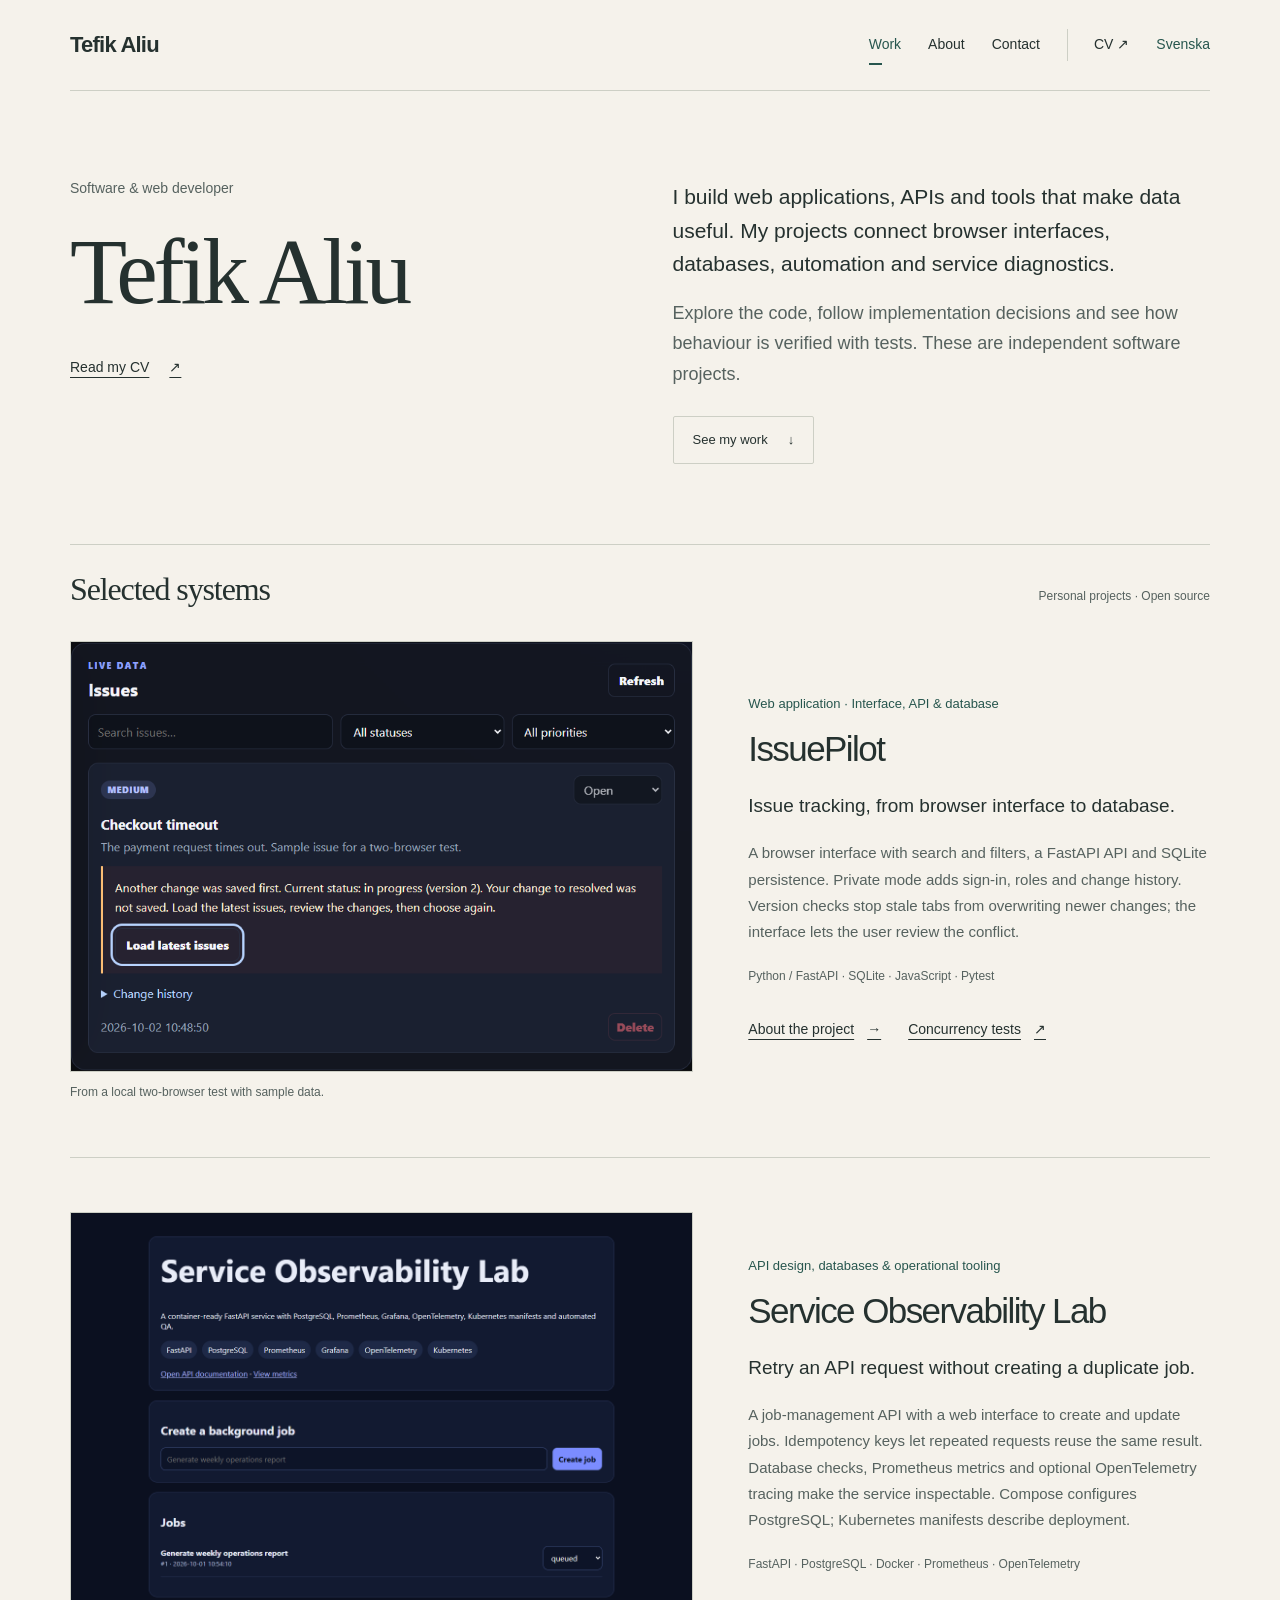
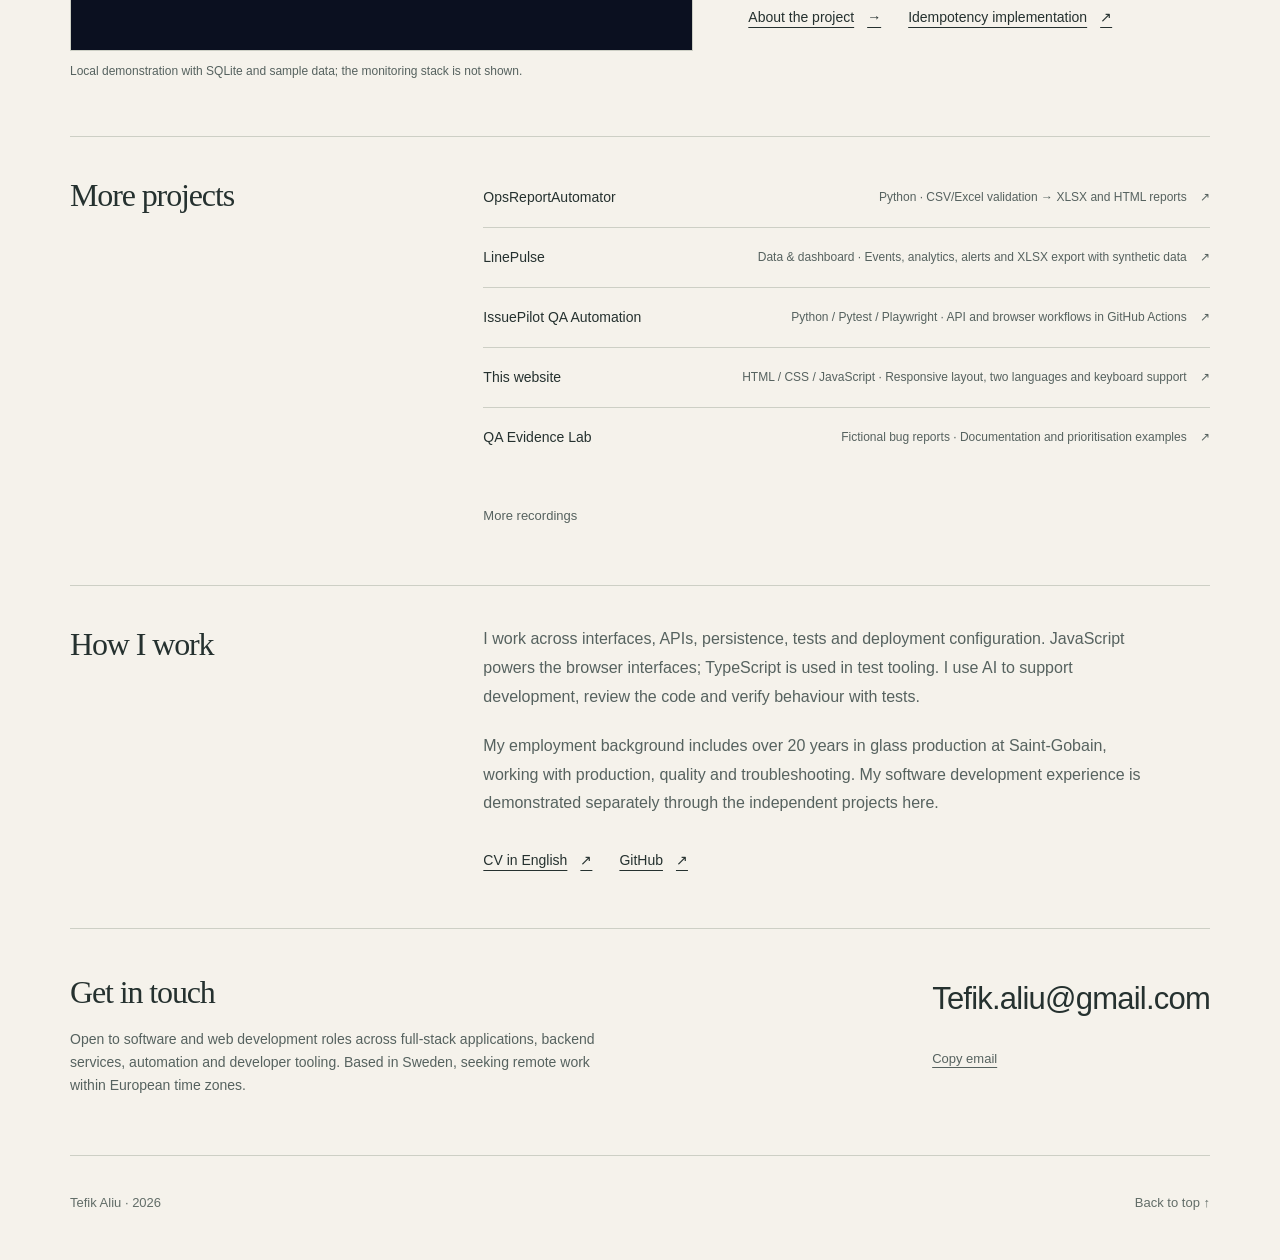
<file: index.html>
<!doctype html>

<html lang="en">
  <head>
    <meta charset="utf-8" />
    <meta content="width=device-width, initial-scale=1" name="viewport" />
    <title>Tefik Aliu — Software Engineer</title>
    <meta
      content="Tefik Aliu — software and web development. Independent projects spanning web applications, APIs, databases, data and automation, with source code and tests."
      name="description"
    />
    <meta content="#f5f2eb" name="theme-color" />
    <link href="https://tefik-aliu.github.io/" rel="canonical" />
    <meta content="website" property="og:type" />
    <meta content="Tefik Aliu — Software Engineer" property="og:title" />
    <meta
      content="Tefik Aliu — software and web development. Independent projects spanning web applications, APIs, databases, data and automation, with source code and tests."
      property="og:description"
    />
    <meta content="https://tefik-aliu.github.io/" property="og:url" />
    <meta
      content="https://tefik-aliu.github.io/assets/social-software-en.png"
      property="og:image"
    />
    <meta content="1200" property="og:image:width" />
    <meta content="630" property="og:image:height" />
    <meta
      content="Tefik Aliu — Software and web development. Web applications, APIs, data and automation."
      property="og:image:alt"
    />
    <meta content="summary_large_image" name="twitter:card" />
    <meta content="Tefik Aliu — Software Engineer" name="twitter:title" />
    <meta
      content="Tefik Aliu — software and web development. Independent projects spanning web applications, APIs, databases, data and automation, with source code and tests."
      name="twitter:description"
    />
    <meta
      content="https://tefik-aliu.github.io/assets/social-software-en.png"
      name="twitter:image"
    />
    <link
      href="assets/favicon.svg?v=1474bed2ae98"
      rel="icon"
      type="image/svg+xml"
    />
    <link href="styles.css?v=105fdf5515b7" rel="stylesheet" />
    <script type="application/ld+json">
      {
        "@context": "https://schema.org",
        "@type": "Person",
        "name": "Tefik Aliu",
        "url": "https://tefik-aliu.github.io/",
        "sameAs": ["https://github.com/tefik-aliu"],
        "jobTitle": "Software developer",
        "description": "Tefik Aliu — software and web development. Independent projects spanning web applications, APIs, databases, data and automation, with source code and tests.",
        "knowsAbout": [
          "Python",
          "FastAPI",
          "JavaScript",
          "TypeScript",
          "SQL",
          "HTML and CSS",
          "Web applications",
          "REST APIs",
          "PostgreSQL",
          "Test automation",
          "Docker",
          "GitHub Actions",
          "OpenTelemetry",
          "Data tooling"
        ]
      }
    </script>
    <script defer src="script.js?v=a198b939de59"></script>
    <link href="https://tefik-aliu.github.io/" hreflang="en" rel="alternate" />
    <link
      href="https://tefik-aliu.github.io/index.sv.html"
      hreflang="sv"
      rel="alternate"
    />
    <link
      href="https://tefik-aliu.github.io/"
      hreflang="x-default"
      rel="alternate"
    />
    <link href="signature.css?v=f061ff47b524" rel="stylesheet" />
    <script defer src="signature.js?v=60df9ed9895c"></script>
  </head>
  <body class="portfolio-home">
    <a class="skip-link" href="#main">Skip to content</a>
    <header class="site-header shell">
      <a aria-label="Tefik Aliu home" class="brand" href="#top">Tefik Aliu</a>
      <button
        aria-controls="site-nav"
        aria-expanded="false"
        class="menu-button"
        hidden
        type="button"
      >
        Menu <span aria-hidden="true">+</span>
      </button>
      <nav aria-label="Primary navigation" class="site-nav" id="site-nav">
        <a data-section="projects" href="#projects">Work</a
        ><a data-section="about" href="#about">About</a
        ><a data-section="contact" href="#contact">Contact</a>
        <a
          class="nav-cv"
          href="assets/Tefik_Aliu_CV.pdf"
          rel="noopener"
          target="_blank"
          >CV <span aria-hidden="true">↗</span></a
        >
        <a
          aria-label="Läs på svenska"
          class="language-link"
          href="index.sv.html"
          hreflang="sv"
          lang="sv"
          >Svenska</a
        >
      </nav>
    </header>
    <main id="main">
      <section
        aria-labelledby="hero-title"
        class="hero personal-intro shell"
        id="top"
      >
        <div class="intro-name">
          <p class="intro-role">Software &amp; web developer</p>
          <h1 id="hero-title">Tefik Aliu</h1>
          <a class="intro-cv" href="assets/Tefik_Aliu_CV_EN.pdf"
            >Read my CV <span aria-hidden="true">↗</span></a
          >
        </div>
        <div class="intro-note">
          <p>
            I build web applications, APIs and tools that make data useful. My
            projects connect browser interfaces, databases, automation and
            service diagnostics.
          </p>
          <p>
            Explore the code, follow implementation decisions and see how
            behaviour is verified with tests. These are independent software
            projects.
          </p>
          <a class="button secondary" href="#projects"
            >See my work <span aria-hidden="true">↓</span></a
          >
        </div>
      </section>
      <section
        aria-labelledby="work-title"
        class="selected-work shell"
        id="projects"
      >
        <div class="work-heading">
          <h2 id="work-title">Selected systems</h2>
          <p>Personal projects · Open source</p>
        </div>
        <article aria-labelledby="issuepilot-title" class="selected-project">
          <figure class="project-shot">
            <a aria-label="Read about IssuePilot" href="issuepilot.html">
              <img
                alt="IssuePilot stops a stale status change and asks the user to load the latest version"
                fetchpriority="high"
                height="575"
                loading="eager"
                src="assets/demos/issuepilot-conflict.png"
                width="834"
              />
            </a>
            <figcaption>
              From a local two-browser test with sample data.
            </figcaption>
          </figure>
          <div class="selected-copy">
            <p class="project-category">
              Web application · Interface, API &amp; database
            </p>
            <h3 id="issuepilot-title">
              <a href="issuepilot.html">IssuePilot</a>
            </h3>
            <p class="project-summary">
              Issue tracking, from browser interface to database.
            </p>
            <p>
              A browser interface with search and filters, a FastAPI API and
              SQLite persistence. Private mode adds sign-in, roles and change
              history. Version checks stop stale tabs from overwriting newer
              changes; the interface lets the user review the conflict.
            </p>
            <p class="project-tools">
              Python / FastAPI · SQLite · JavaScript · Pytest
            </p>
            <div class="project-links">
              <a href="issuepilot.html"
                >About the project <span aria-hidden="true">→</span></a
              ><a
                href="https://github.com/tefik-aliu/issuepilot/blob/39599c477e198fe1dc2bb9f4efc2f64cd25fb001/tests/test_concurrency.py"
                >Concurrency tests <span aria-hidden="true">↗</span></a
              >
            </div>
          </div>
        </article>
        <article aria-labelledby="observability-title" class="selected-project">
          <figure class="project-shot">
            <a
              aria-label="Read about Service Observability Lab"
              href="service-observability-lab.html"
            >
              <img
                alt="Service Observability Lab with a job creation form and job list"
                height="900"
                loading="lazy"
                src="assets/demos/observability.png"
                width="1280"
              />
            </a>
            <figcaption>
              Local demonstration with SQLite and sample data; the monitoring
              stack is not shown.
            </figcaption>
          </figure>
          <div class="selected-copy">
            <p class="project-category">
              API design, databases &amp; operational tooling
            </p>
            <h3 id="observability-title">
              <a href="service-observability-lab.html"
                >Service Observability Lab</a
              >
            </h3>
            <p class="project-summary">
              Retry an API request without creating a duplicate job.
            </p>
            <p>
              A job-management API with a web interface to create and update
              jobs. Idempotency keys let repeated requests reuse the same
              result. Database checks, Prometheus metrics and optional
              OpenTelemetry tracing make the service inspectable. Compose
              configures PostgreSQL; Kubernetes manifests describe deployment.
            </p>
            <p class="project-tools">
              FastAPI · PostgreSQL · Docker · Prometheus · OpenTelemetry
            </p>
            <div class="project-links">
              <a href="service-observability-lab.html"
                >About the project <span aria-hidden="true">→</span></a
              >
              <a
                href="https://github.com/tefik-aliu/service-observability-lab/blob/18f6e6da090982d341ee03bba0defb7539d5445a/app/job_creation.py"
                >Idempotency implementation <span aria-hidden="true">↗</span></a
              >
            </div>
          </div>
        </article>
      </section>
      <section
        aria-labelledby="further-title"
        class="further-work shell"
        id="engineering"
      >
        <h2 id="further-title">More projects</h2>
        <ul class="further-list">
          <li>
            <a href="https://github.com/tefik-aliu/ops-report-automator"
              ><span>OpsReportAutomator</span
              ><span class="further-description"
                >Python · CSV/Excel validation → XLSX and HTML reports
                <span aria-hidden="true">↗</span></span
              ></a
            >
          </li>
          <li>
            <a href="linepulse.html"
              ><span>LinePulse</span
              ><span class="further-description"
                >Data &amp; dashboard · Events, analytics, alerts and XLSX
                export with synthetic data
                <span aria-hidden="true">↗</span></span
              ></a
            >
          </li>
          <li>
            <a href="https://github.com/tefik-aliu/issuepilot-qa-automation"
              ><span>IssuePilot QA Automation</span
              ><span class="further-description"
                >Python / Pytest / Playwright · API and browser workflows in
                GitHub Actions <span aria-hidden="true">↗</span></span
              ></a
            >
          </li>
          <li>
            <a href="https://github.com/tefik-aliu/tefik-aliu.github.io"
              ><span>This website</span
              ><span class="further-description"
                >HTML / CSS / JavaScript · Responsive layout, two languages and
                keyboard support <span aria-hidden="true">↗</span></span
              ></a
            >
          </li>
          <li>
            <a href="qa-evidence-lab.html"
              ><span>QA Evidence Lab</span
              ><span class="further-description"
                >Fictional bug reports · Documentation and prioritisation
                examples <span aria-hidden="true">↗</span></span
              ></a
            >
          </li>
        </ul>
        <details class="recording-archive" id="demos">
          <summary>More recordings</summary>
          <p>
            Short recordings from local demonstrations with sample data. The
            observability recording uses SQLite and does not show the full
            monitoring environment.
          </p>
          <ul>
            <li>
              <a href="assets/demos/issuepilot.webm"
                >IssuePilot — issue workflow</a
              >
            </li>
            <li>
              <a href="assets/demos/observability.webm"
                >Service Observability Lab — API</a
              >
            </li>
          </ul>
        </details>
      </section>
      <section
        aria-labelledby="about-title"
        class="personal-about shell"
        id="about"
      >
        <h2 id="about-title">How I work</h2>
        <div class="about-copy" id="experience">
          <p>
            I work across interfaces, APIs, persistence, tests and deployment
            configuration. JavaScript powers the browser interfaces; TypeScript
            is used in test tooling. I use AI to support development, review the
            code and verify behaviour with tests.
          </p>
          <p>
            My employment background includes over 20 years in glass production
            at Saint-Gobain, working with production, quality and
            troubleshooting. My software development experience is demonstrated
            separately through the independent projects here.
          </p>
          <div class="about-links">
            <a href="assets/Tefik_Aliu_CV_EN.pdf"
              >CV in English <span aria-hidden="true">↗</span></a
            ><a href="https://github.com/tefik-aliu"
              >GitHub <span aria-hidden="true">↗</span></a
            >
          </div>
        </div>
      </section>
      <section
        aria-labelledby="contact-title"
        class="personal-contact shell"
        id="contact"
      >
        <div>
          <h2 id="contact-title">Get in touch</h2>
          <p>
            Open to software and web development roles across full-stack
            applications, backend services, automation and developer tooling.
            Based in Sweden, seeking remote work within European time zones.
          </p>
        </div>
        <div class="contact-details">
          <a class="email-address" href="mailto:Tefik.aliu@gmail.com"
            >Tefik.aliu@gmail.com</a
          >
          <div class="copy-contact">
            <button
              class="copy-email"
              data-copy-email="Tefik.aliu@gmail.com"
              hidden
              type="button"
            >
              Copy email</button
            ><span aria-live="polite" class="copy-status" role="status"></span>
          </div>
        </div>
      </section>
    </main>
    <footer class="site-footer shell">
      <span>Tefik Aliu · <span data-year="">2026</span></span
      ><a href="#top">Back to top ↑</a>
    </footer>
  </body>
</html>
</file>
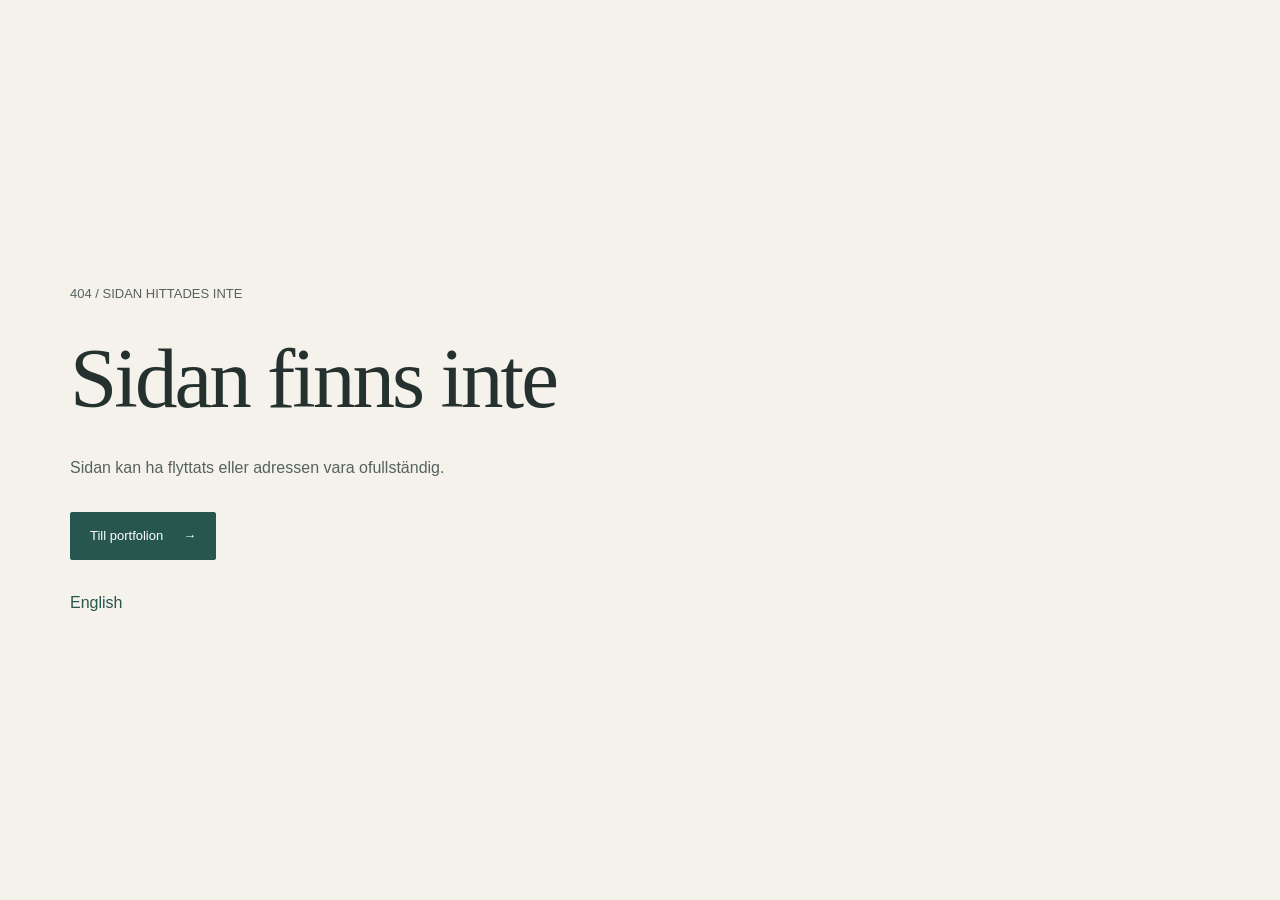
<file: 404.sv.html>
<!DOCTYPE html>

<html lang="sv">
  <head>
    <meta charset="utf-8">
    <meta content="width=device-width, initial-scale=1" name="viewport">
    <title>Sidan hittades inte | Tefik Aliu</title>
    <meta
      content="Sidan hittades inte. Implementation, tekniska val och verifiering i Tefik Alius portfolio."
      name="description">
    <meta content="noindex" name="robots">
    <meta content="#f5f2eb" name="theme-color">
    <link href="https://tefik-aliu.github.io/404.sv.html" rel="canonical">
    <meta content="website" property="og:type">
    <meta content="Sidan hittades inte | Tefik Aliu" property="og:title">
    <meta
      content="Sidan hittades inte. Implementation, tekniska val och verifiering i Tefik Alius portfolio."
      property="og:description">
    <meta
      content="https://tefik-aliu.github.io/404.sv.html"
      property="og:url">
    <meta
      content="https://tefik-aliu.github.io/assets/social-software-sv.png"
      property="og:image">
    <meta content="1200" property="og:image:width">
    <meta content="630" property="og:image:height">
    <meta
      content="Tefik Aliu — Mjukvaru- och webbutveckling. Webbapplikationer, API:er, data och automation."
      property="og:image:alt">
    <meta content="summary_large_image" name="twitter:card">
    <meta content="Sidan hittades inte | Tefik Aliu" name="twitter:title">
    <meta
      content="Sidan hittades inte. Implementation, tekniska val och verifiering i Tefik Alius portfolio."
      name="twitter:description">
    <meta
      content="https://tefik-aliu.github.io/assets/social-software-sv.png"
      name="twitter:image">
    <link href="assets/favicon.svg?v=1474bed2ae98" rel="icon" type="image/svg+xml">
    <link href="styles.css?v=105fdf5515b7" rel="stylesheet">
    <script type="application/ld+json">
      {
        "@context": "https://schema.org",
        "@type": "WebPage",
        "name": "Page not found | Tefik Aliu",
        "url": "https://tefik-aliu.github.io/404.html",
        "author": {
          "@type": "Person",
          "name": "Tefik Aliu",
          "url": "https://tefik-aliu.github.io/"
        },
        "inLanguage": "sv"
      }
    </script>
    <script defer src="script.js?v=a198b939de59"></script>
    <link
      href="https://tefik-aliu.github.io/404.html"
      hreflang="en"
      rel="alternate">
    <link
      href="https://tefik-aliu.github.io/404.sv.html"
      hreflang="sv"
      rel="alternate">
    <link
      href="https://tefik-aliu.github.io/404.html"
      hreflang="x-default"
      rel="alternate">
    <link href="signature.css?v=f061ff47b524" rel="stylesheet">
    <script defer src="signature.js?v=60df9ed9895c"></script>
  </head>
  <body>
    <main class="not-found shell" id="main">
      <p class="eyebrow">404 / SIDAN HITTADES INTE</p>
      <h1>Sidan finns inte</h1>
      <p>Sidan kan ha flyttats eller adressen vara ofullständig.</p>
      <a class="button primary" href="/"
        >Till portfolion<span aria-hidden="true"> →</span></a
      >
      <a
        aria-label="Read in English"
        class="language-link"
        href="404.html"
        hreflang="en"
        lang="en"
        >English</a
      >
    </main>
  </body>
</html>
</file>
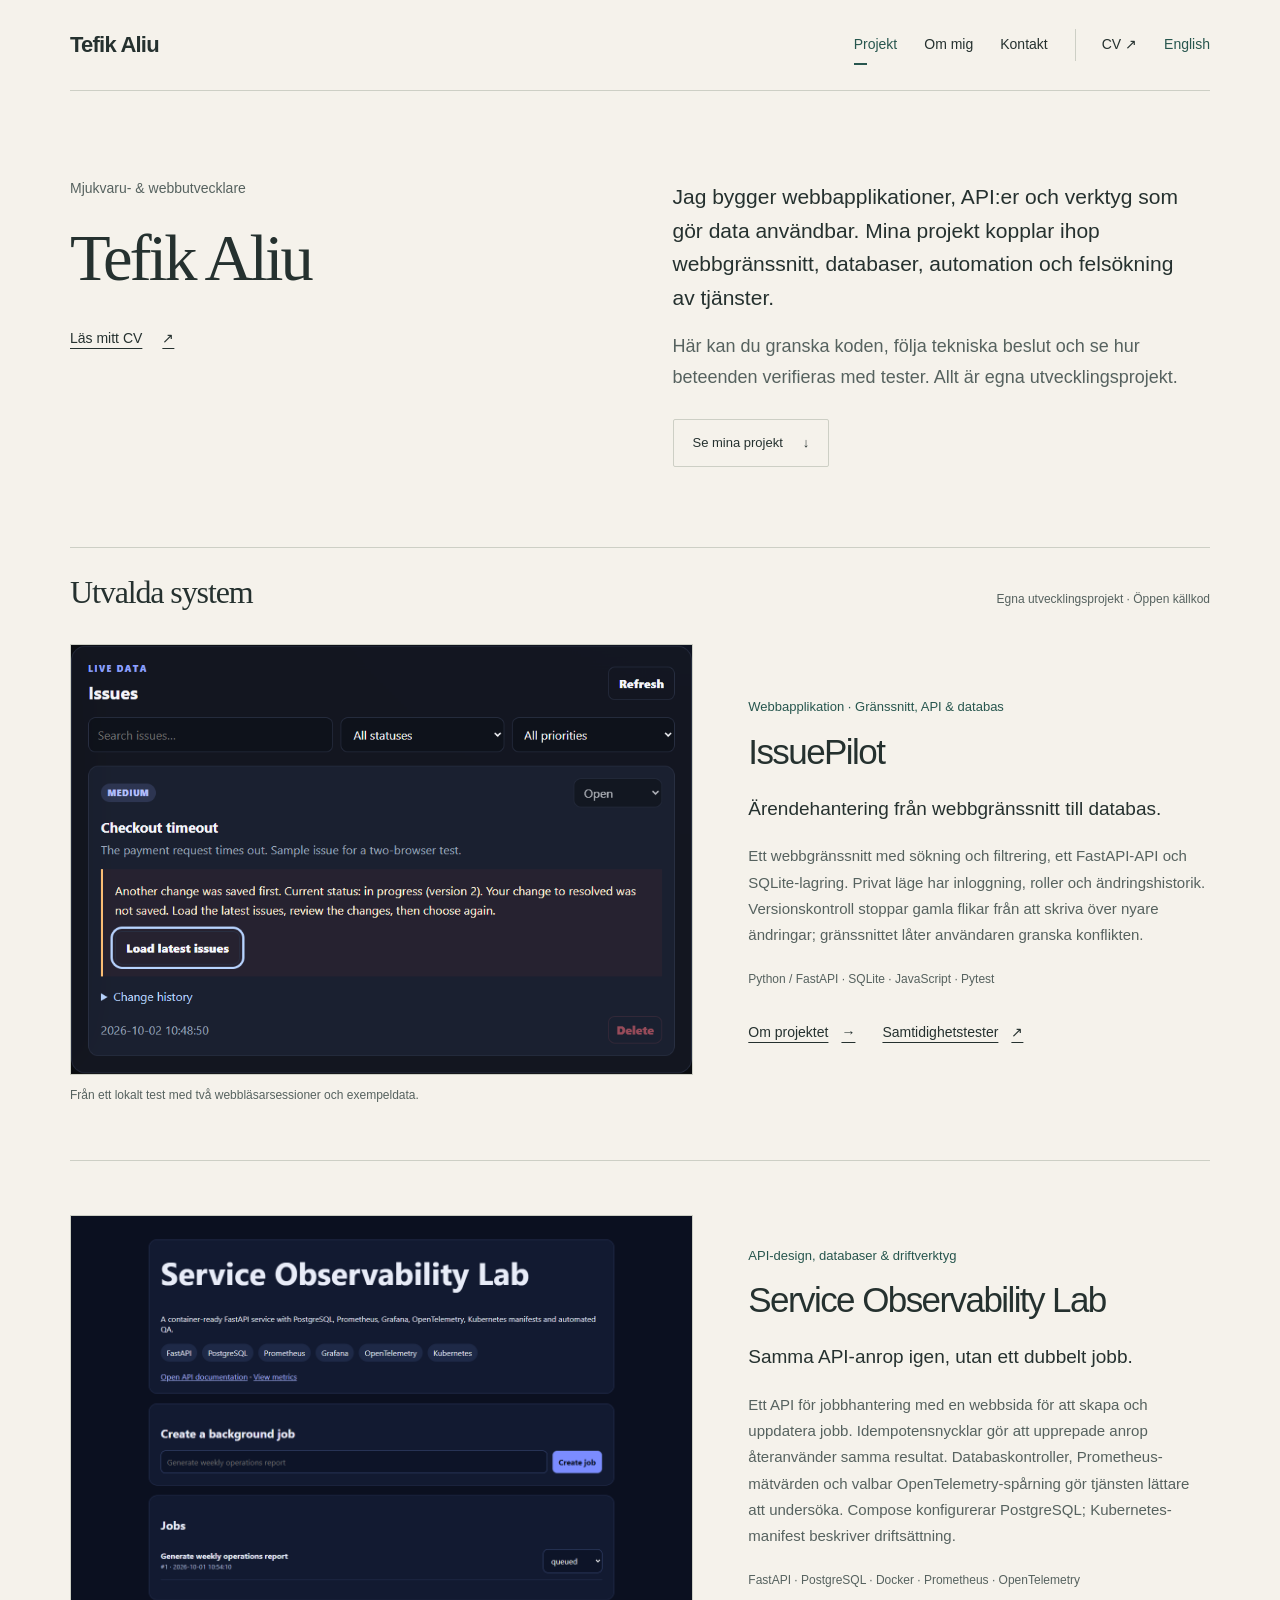
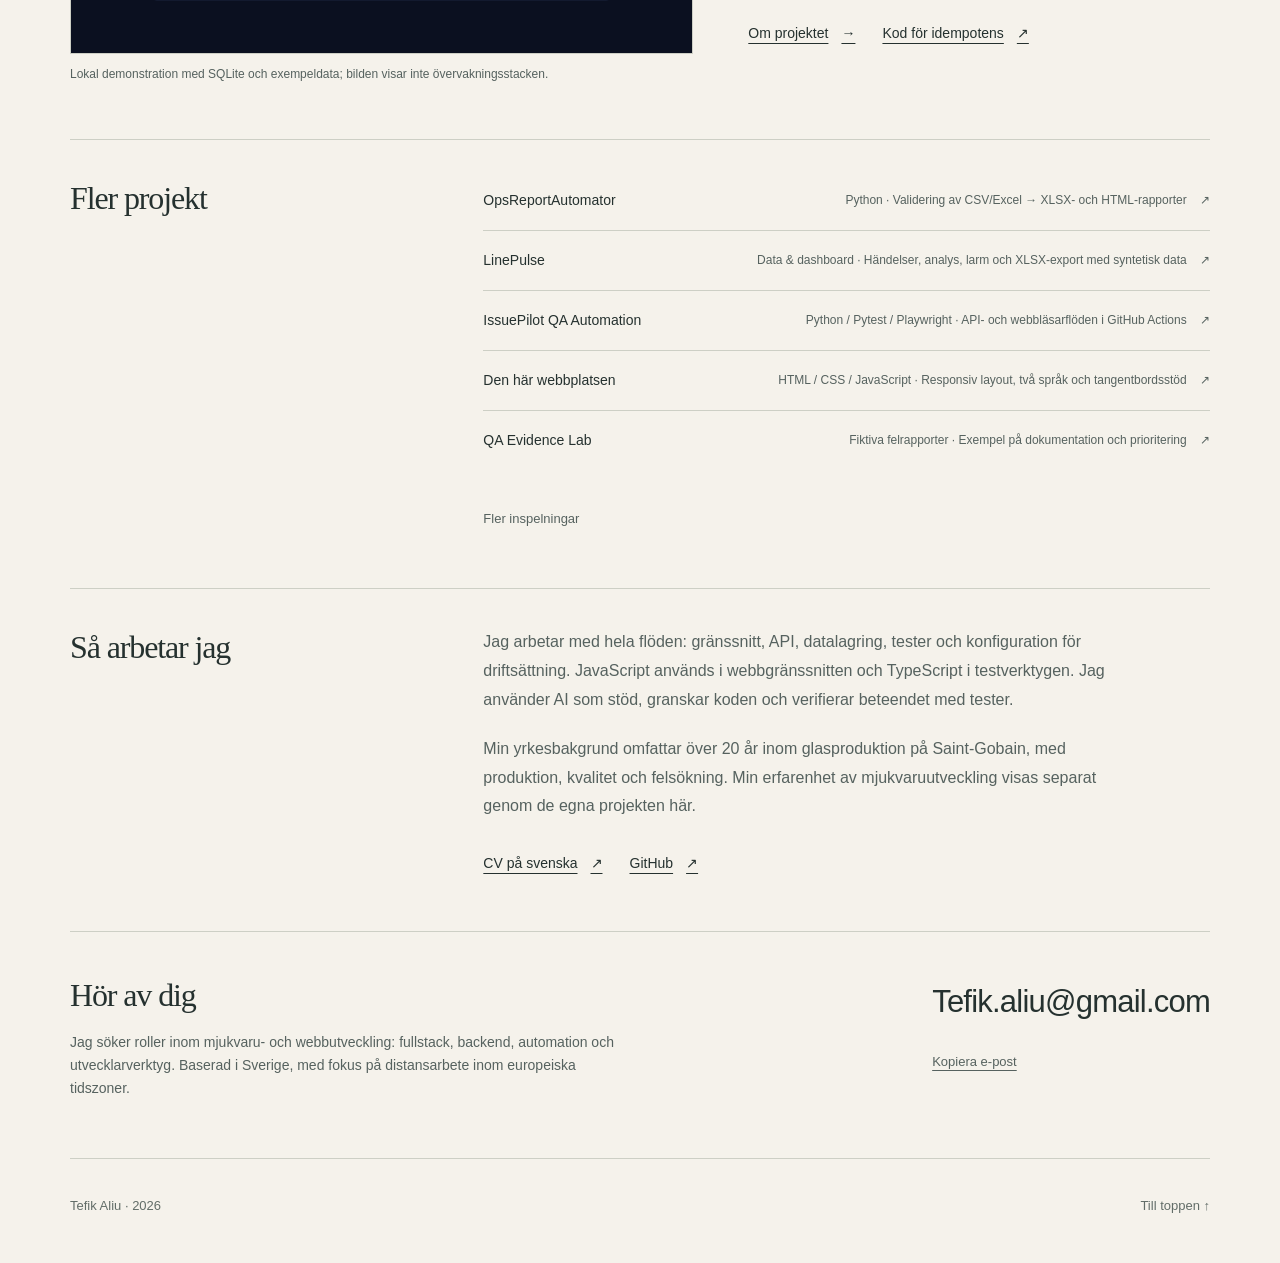
<file: index.sv.html>
<!doctype html>

<html lang="sv">
  <head>
    <meta charset="utf-8" />
    <meta content="width=device-width, initial-scale=1" name="viewport" />
    <title>Tefik Aliu — Mjukvaruutvecklare</title>
    <meta
      content="Tefik Aliu — mjukvaru- och webbutveckling. Egna projekt inom webbapplikationer, API:er, databaser, data och automation med källkod och tester."
      name="description"
    />
    <meta content="#f5f2eb" name="theme-color" />
    <link href="https://tefik-aliu.github.io/index.sv.html" rel="canonical" />
    <meta content="website" property="og:type" />
    <meta content="Tefik Aliu — Mjukvaruutvecklare" property="og:title" />
    <meta
      content="Tefik Aliu — mjukvaru- och webbutveckling. Egna projekt inom webbapplikationer, API:er, databaser, data och automation med källkod och tester."
      property="og:description"
    />
    <meta
      content="https://tefik-aliu.github.io/index.sv.html"
      property="og:url"
    />
    <meta
      content="https://tefik-aliu.github.io/assets/social-software-sv.png"
      property="og:image"
    />
    <meta content="1200" property="og:image:width" />
    <meta content="630" property="og:image:height" />
    <meta
      content="Tefik Aliu — Mjukvaru- och webbutveckling. Webbapplikationer, API:er, data och automation."
      property="og:image:alt"
    />
    <meta content="summary_large_image" name="twitter:card" />
    <meta content="Tefik Aliu — Mjukvaruutvecklare" name="twitter:title" />
    <meta
      content="Tefik Aliu — mjukvaru- och webbutveckling. Egna projekt inom webbapplikationer, API:er, databaser, data och automation med källkod och tester."
      name="twitter:description"
    />
    <meta
      content="https://tefik-aliu.github.io/assets/social-software-sv.png"
      name="twitter:image"
    />
    <link
      href="assets/favicon.svg?v=1474bed2ae98"
      rel="icon"
      type="image/svg+xml"
    />
    <link href="styles.css?v=105fdf5515b7" rel="stylesheet" />
    <script type="application/ld+json">
      {
        "@context": "https://schema.org",
        "@type": "Person",
        "name": "Tefik Aliu",
        "url": "https://tefik-aliu.github.io/",
        "sameAs": ["https://github.com/tefik-aliu"],
        "jobTitle": "Mjukvaru- och webbutvecklare",
        "description": "Tefik Aliu — mjukvaru- och webbutveckling. Egna projekt inom webbapplikationer, API:er, databaser, data och automation med källkod och tester.",
        "knowsAbout": [
          "Python",
          "FastAPI",
          "JavaScript",
          "TypeScript",
          "SQL",
          "HTML and CSS",
          "Web applications",
          "REST APIs",
          "PostgreSQL",
          "Test automation",
          "Docker",
          "GitHub Actions",
          "OpenTelemetry",
          "Data tooling"
        ],
        "inLanguage": "sv"
      }
    </script>
    <script defer src="script.js?v=a198b939de59"></script>
    <link href="https://tefik-aliu.github.io/" hreflang="en" rel="alternate" />
    <link
      href="https://tefik-aliu.github.io/index.sv.html"
      hreflang="sv"
      rel="alternate"
    />
    <link
      href="https://tefik-aliu.github.io/"
      hreflang="x-default"
      rel="alternate"
    />
    <link href="signature.css?v=f061ff47b524" rel="stylesheet" />
    <script defer src="signature.js?v=60df9ed9895c"></script>
  </head>
  <body class="portfolio-home">
    <a class="skip-link" href="#main">Hoppa till innehållet</a>
    <header class="site-header shell">
      <a aria-label="Tefik Aliu startsida" class="brand" href="#top"
        >Tefik Aliu</a
      >
      <button
        aria-controls="site-nav"
        aria-expanded="false"
        class="menu-button"
        hidden
        type="button"
      >
        Meny<span aria-hidden="true">+</span>
      </button>
      <nav aria-label="Huvudnavigation" class="site-nav" id="site-nav">
        <a data-section="projects" href="#projects">Projekt</a
        ><a data-section="about" href="#about">Om mig</a
        ><a data-section="contact" href="#contact">Kontakt</a>
        <a
          class="nav-cv"
          href="assets/Tefik_Aliu_CV_SV.pdf"
          rel="noopener"
          target="_blank"
          >CV <span aria-hidden="true">↗</span></a
        >
        <a
          aria-label="Read in English"
          class="language-link"
          href="index.html"
          hreflang="en"
          lang="en"
          >English</a
        >
      </nav>
    </header>
    <main id="main">
      <section
        aria-labelledby="hero-title"
        class="hero personal-intro shell"
        id="top"
      >
        <div class="intro-name">
          <p class="intro-role">Mjukvaru- &amp; webbutvecklare</p>
          <h1 id="hero-title">Tefik Aliu</h1>
          <a class="intro-cv" href="assets/Tefik_Aliu_CV_SV.pdf"
            >Läs mitt CV <span aria-hidden="true">↗</span></a
          >
        </div>
        <div class="intro-note">
          <p>
            Jag bygger webbapplikationer, API:er och verktyg som gör data
            användbar. Mina projekt kopplar ihop webbgränssnitt, databaser,
            automation och felsökning av tjänster.
          </p>
          <p>
            Här kan du granska koden, följa tekniska beslut och se hur beteenden
            verifieras med tester. Allt är egna utvecklingsprojekt.
          </p>
          <a class="button secondary" href="#projects"
            >Se mina projekt <span aria-hidden="true">↓</span></a
          >
        </div>
      </section>
      <section
        aria-labelledby="work-title"
        class="selected-work shell"
        id="projects"
      >
        <div class="work-heading">
          <h2 id="work-title">Utvalda system</h2>
          <p>Egna utvecklingsprojekt · Öppen källkod</p>
        </div>
        <article aria-labelledby="issuepilot-title" class="selected-project">
          <figure class="project-shot">
            <a aria-label="Läs om IssuePilot" href="issuepilot.sv.html">
              <img
                alt="IssuePilot stoppar en gammal statusändring och ber användaren läsa den senaste versionen"
                fetchpriority="high"
                height="575"
                loading="eager"
                src="assets/demos/issuepilot-conflict.png"
                width="834"
              />
            </a>
            <figcaption>
              Från ett lokalt test med två webbläsarsessioner och exempeldata.
            </figcaption>
          </figure>
          <div class="selected-copy">
            <p class="project-category">
              Webbapplikation · Gränssnitt, API &amp; databas
            </p>
            <h3 id="issuepilot-title">
              <a href="issuepilot.sv.html">IssuePilot</a>
            </h3>
            <p class="project-summary">
              Ärendehantering från webbgränssnitt till databas.
            </p>
            <p>
              Ett webbgränssnitt med sökning och filtrering, ett FastAPI-API och
              SQLite-lagring. Privat läge har inloggning, roller och
              ändringshistorik. Versionskontroll stoppar gamla flikar från att
              skriva över nyare ändringar; gränssnittet låter användaren granska
              konflikten.
            </p>
            <p class="project-tools">
              Python / FastAPI · SQLite · JavaScript · Pytest
            </p>
            <div class="project-links">
              <a href="issuepilot.sv.html"
                >Om projektet <span aria-hidden="true">→</span></a
              ><a
                href="https://github.com/tefik-aliu/issuepilot/blob/39599c477e198fe1dc2bb9f4efc2f64cd25fb001/tests/test_concurrency.py"
                >Samtidighetstester <span aria-hidden="true">↗</span></a
              >
            </div>
          </div>
        </article>
        <article aria-labelledby="observability-title" class="selected-project">
          <figure class="project-shot">
            <a
              aria-label="Läs om Service Observability Lab"
              href="service-observability-lab.sv.html"
            >
              <img
                alt="Service Observability Lab med formulär och lista för jobbhantering"
                height="900"
                loading="lazy"
                src="assets/demos/observability.png"
                width="1280"
              />
            </a>
            <figcaption>
              Lokal demonstration med SQLite och exempeldata; bilden visar inte
              övervakningsstacken.
            </figcaption>
          </figure>
          <div class="selected-copy">
            <p class="project-category">
              API-design, databaser &amp; driftverktyg
            </p>
            <h3 id="observability-title">
              <a href="service-observability-lab.sv.html"
                >Service Observability Lab</a
              >
            </h3>
            <p class="project-summary">
              Samma API-anrop igen, utan ett dubbelt jobb.
            </p>
            <p>
              Ett API för jobbhantering med en webbsida för att skapa och
              uppdatera jobb. Idempotensnycklar gör att upprepade anrop
              återanvänder samma resultat. Databaskontroller,
              Prometheus-mätvärden och valbar OpenTelemetry-spårning gör
              tjänsten lättare att undersöka. Compose konfigurerar PostgreSQL;
              Kubernetes-manifest beskriver driftsättning.
            </p>
            <p class="project-tools">
              FastAPI · PostgreSQL · Docker · Prometheus · OpenTelemetry
            </p>
            <div class="project-links">
              <a href="service-observability-lab.sv.html"
                >Om projektet <span aria-hidden="true">→</span></a
              >
              <a
                href="https://github.com/tefik-aliu/service-observability-lab/blob/18f6e6da090982d341ee03bba0defb7539d5445a/app/job_creation.py"
                >Kod för idempotens <span aria-hidden="true">↗</span></a
              >
            </div>
          </div>
        </article>
      </section>
      <section
        aria-labelledby="further-title"
        class="further-work shell"
        id="engineering"
      >
        <h2 id="further-title">Fler projekt</h2>
        <ul class="further-list">
          <li>
            <a href="https://github.com/tefik-aliu/ops-report-automator"
              ><span>OpsReportAutomator</span
              ><span class="further-description"
                >Python · Validering av CSV/Excel → XLSX- och HTML-rapporter
                <span aria-hidden="true">↗</span></span
              ></a
            >
          </li>
          <li>
            <a href="linepulse.sv.html"
              ><span>LinePulse</span
              ><span class="further-description"
                >Data &amp; dashboard · Händelser, analys, larm och XLSX-export
                med syntetisk data <span aria-hidden="true">↗</span></span
              ></a
            >
          </li>
          <li>
            <a href="https://github.com/tefik-aliu/issuepilot-qa-automation"
              ><span>IssuePilot QA Automation</span
              ><span class="further-description"
                >Python / Pytest / Playwright · API- och webbläsarflöden i
                GitHub Actions <span aria-hidden="true">↗</span></span
              ></a
            >
          </li>
          <li>
            <a href="https://github.com/tefik-aliu/tefik-aliu.github.io"
              ><span>Den här webbplatsen</span
              ><span class="further-description"
                >HTML / CSS / JavaScript · Responsiv layout, två språk och
                tangentbordsstöd <span aria-hidden="true">↗</span></span
              ></a
            >
          </li>
          <li>
            <a href="qa-evidence-lab.sv.html"
              ><span>QA Evidence Lab</span
              ><span class="further-description"
                >Fiktiva felrapporter · Exempel på dokumentation och
                prioritering <span aria-hidden="true">↗</span></span
              ></a
            >
          </li>
        </ul>
        <details class="recording-archive" id="demos">
          <summary>Fler inspelningar</summary>
          <p>
            Korta inspelningar från lokala demonstrationer. Data är exempeldata.
            Observability-inspelningen använder SQLite och visar inte hela
            övervakningsmiljön.
          </p>
          <ul>
            <li>
              <a href="assets/demos/issuepilot.webm"
                >IssuePilot — ärendeflöde</a
              >
            </li>
            <li>
              <a href="assets/demos/observability.webm"
                >Service Observability Lab — API</a
              >
            </li>
          </ul>
        </details>
      </section>
      <section
        aria-labelledby="about-title"
        class="personal-about shell"
        id="about"
      >
        <h2 id="about-title">Så arbetar jag</h2>
        <div class="about-copy" id="experience">
          <p>
            Jag arbetar med hela flöden: gränssnitt, API, datalagring, tester
            och konfiguration för driftsättning. JavaScript används i
            webbgränssnitten och TypeScript i testverktygen. Jag använder AI som
            stöd, granskar koden och verifierar beteendet med tester.
          </p>
          <p>
            Min yrkesbakgrund omfattar över 20 år inom glasproduktion på
            Saint-Gobain, med produktion, kvalitet och felsökning. Min
            erfarenhet av mjukvaruutveckling visas separat genom de egna
            projekten här.
          </p>
          <div class="about-links">
            <a href="assets/Tefik_Aliu_CV_SV.pdf"
              >CV på svenska <span aria-hidden="true">↗</span></a
            ><a href="https://github.com/tefik-aliu"
              >GitHub <span aria-hidden="true">↗</span></a
            >
          </div>
        </div>
      </section>
      <section
        aria-labelledby="contact-title"
        class="personal-contact shell"
        id="contact"
      >
        <div>
          <h2 id="contact-title">Hör av dig</h2>
          <p>
            Jag söker roller inom mjukvaru- och webbutveckling: fullstack,
            backend, automation och utvecklarverktyg. Baserad i Sverige, med
            fokus på distansarbete inom europeiska tidszoner.
          </p>
        </div>
        <div class="contact-details">
          <a class="email-address" href="mailto:Tefik.aliu@gmail.com"
            >Tefik.aliu@gmail.com</a
          >
          <div class="copy-contact">
            <button
              class="copy-email"
              data-copy-email="Tefik.aliu@gmail.com"
              hidden
              type="button"
            >
              Kopiera e-post</button
            ><span aria-live="polite" class="copy-status" role="status"></span>
          </div>
        </div>
      </section>
    </main>
    <footer class="site-footer shell">
      <span>Tefik Aliu · <span data-year="">2026</span></span
      ><a href="#top">Till toppen ↑</a>
    </footer>
  </body>
</html>
</file>
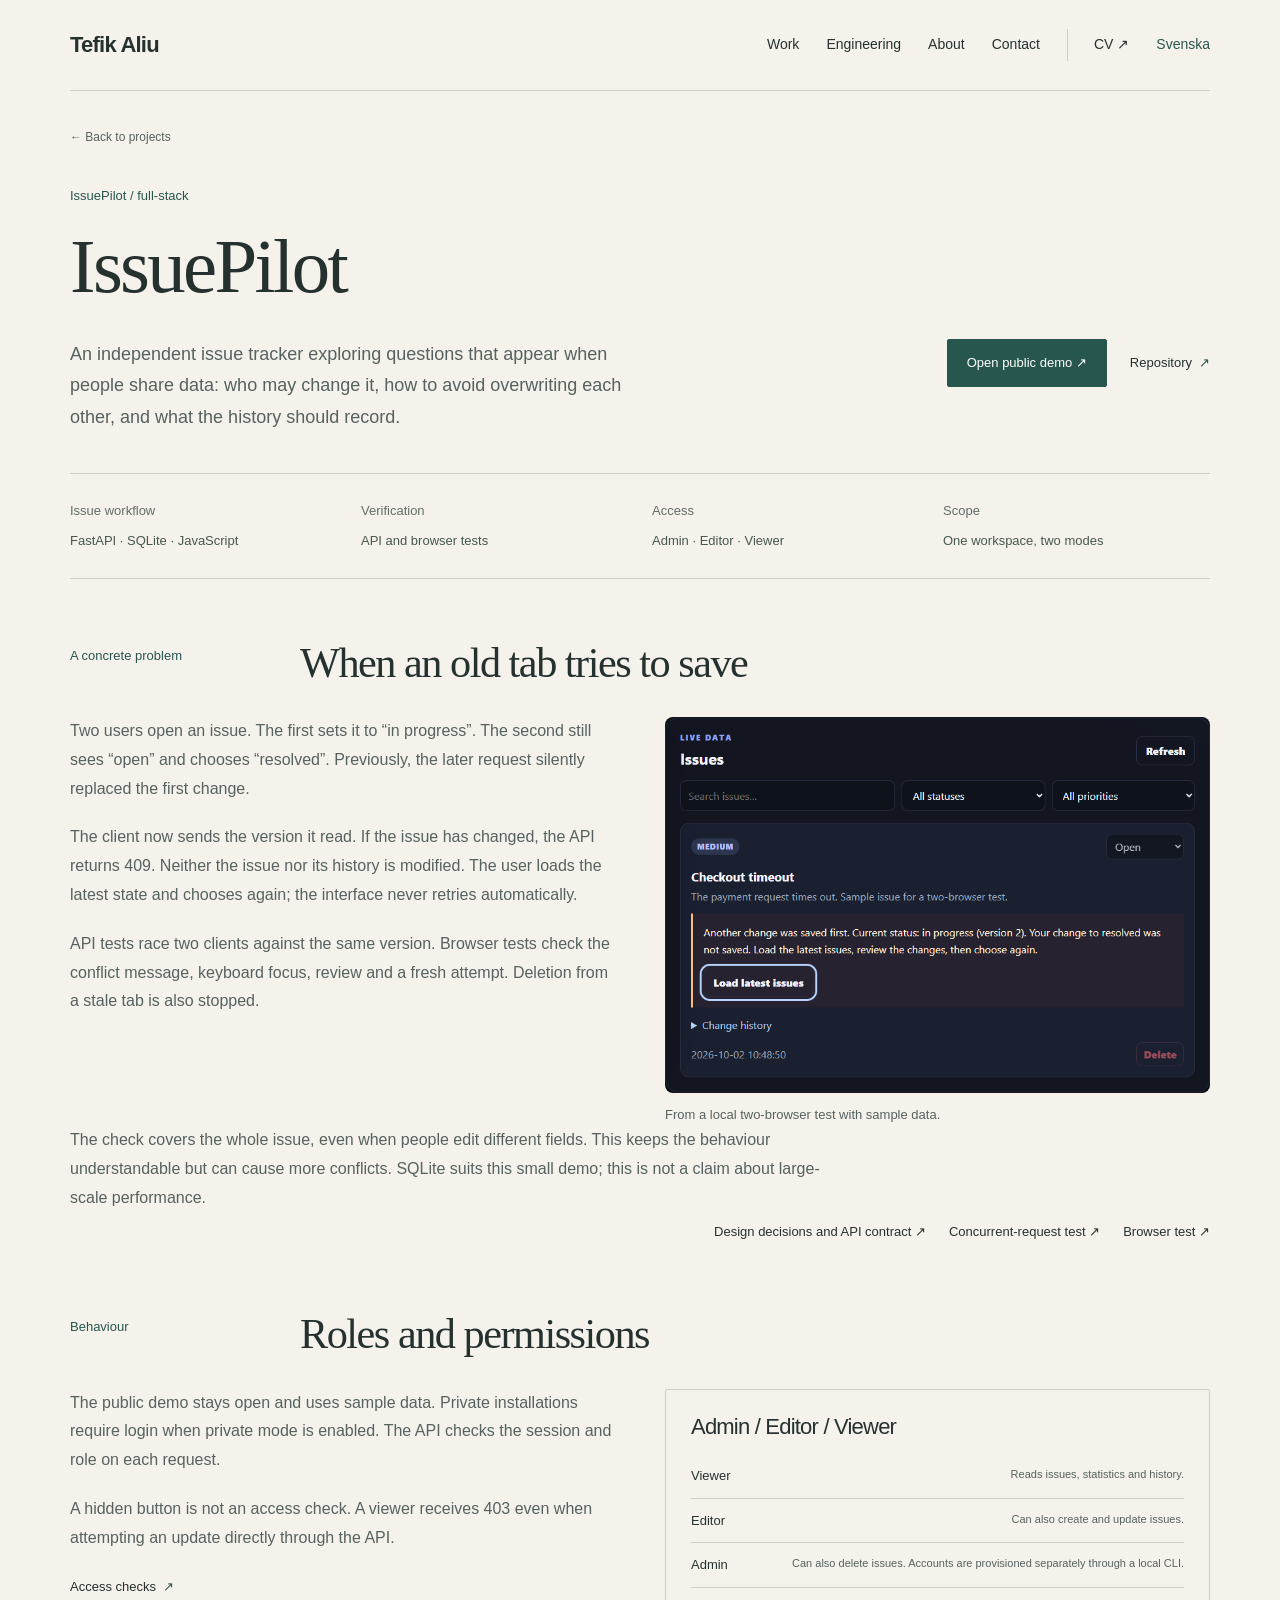
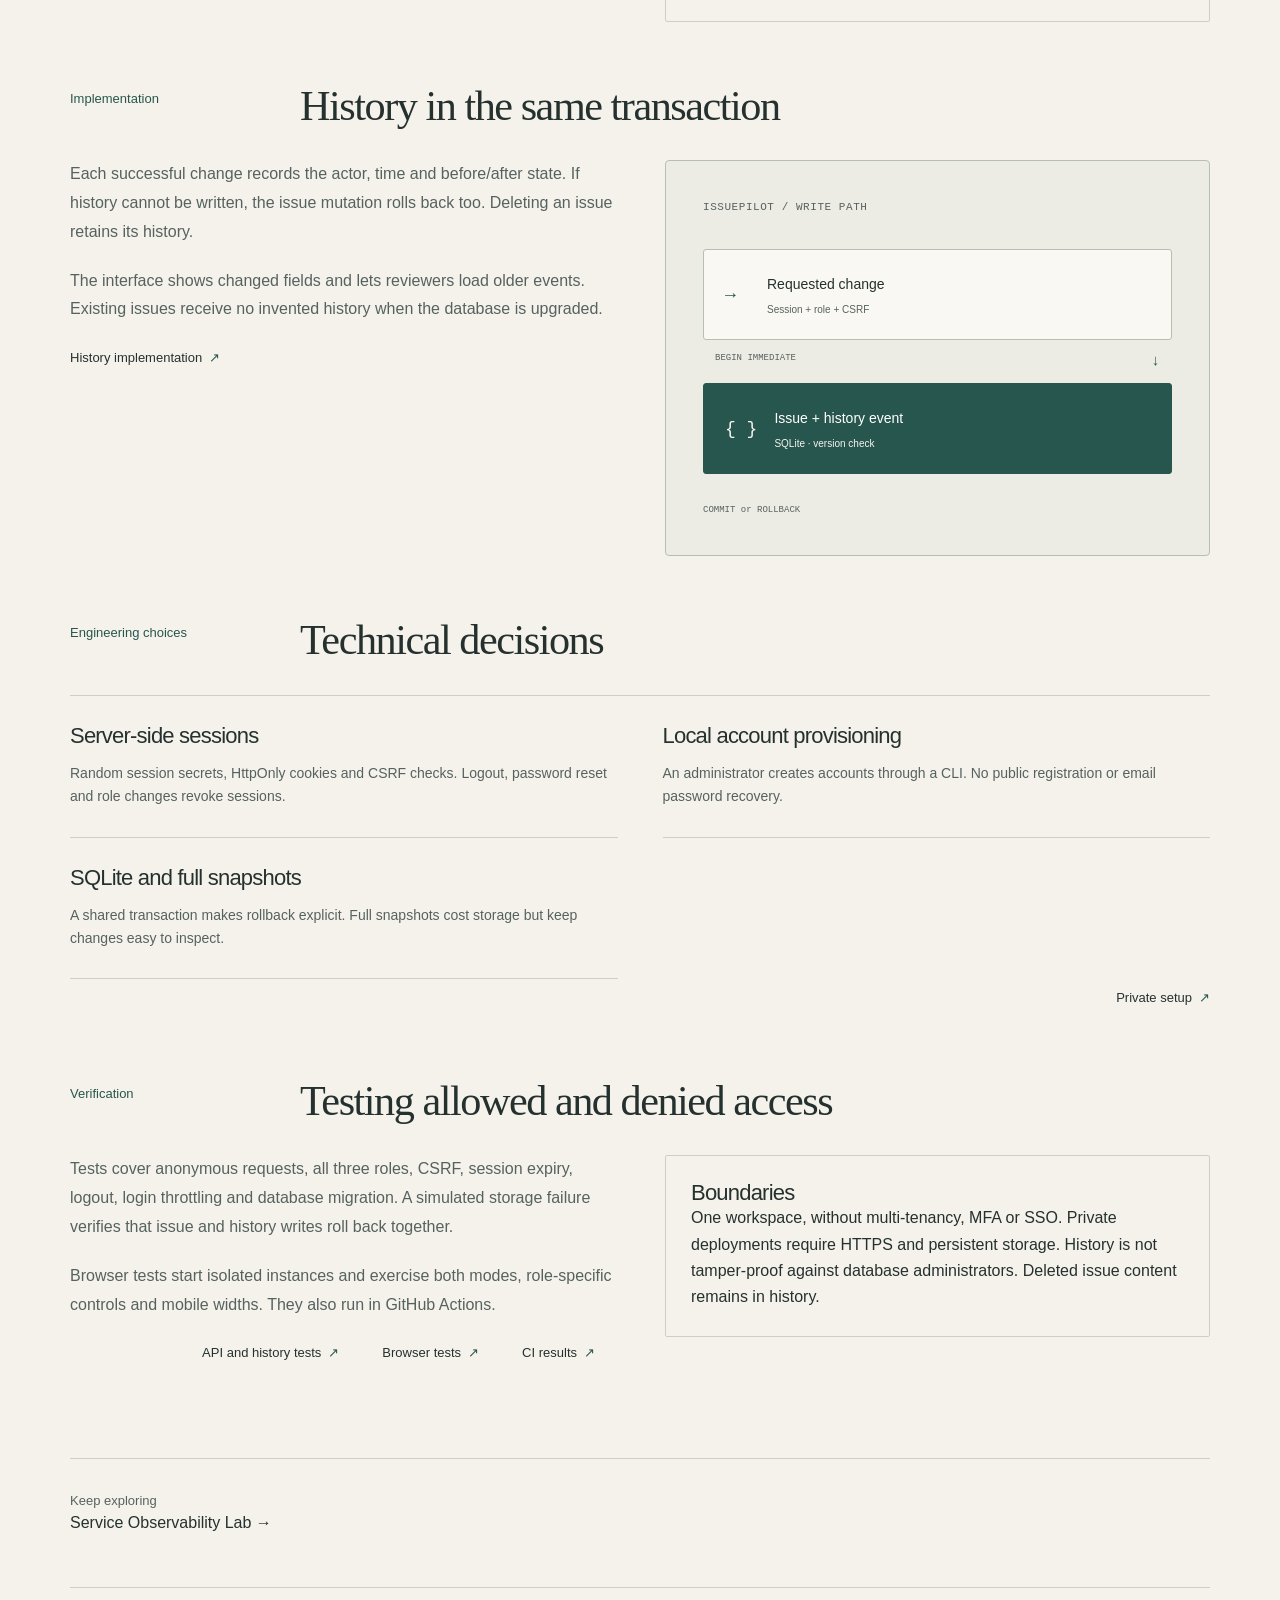
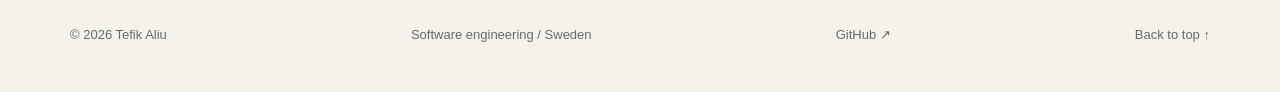
<file: issuepilot.html>
<!DOCTYPE html>

<html lang="en">
  <head>
    <meta charset="utf-8">
    <meta content="width=device-width, initial-scale=1" name="viewport">
    <title>IssuePilot — Concurrent edits and permissions | Tefik Aliu</title>
    <meta
      content="What happens when two users change the same issue? A concrete example of version checks, conflict handling and tests with FastAPI, SQLite and JavaScript."
      name="description">
    <meta content="#f5f2eb" name="theme-color">
    <link href="https://tefik-aliu.github.io/issuepilot.html" rel="canonical">
    <meta content="website" property="og:type">
    <meta
      content="IssuePilot — Concurrent edits and permissions | Tefik Aliu"
      property="og:title">
    <meta
      content="What happens when two users change the same issue? A concrete example of version checks, conflict handling and tests with FastAPI, SQLite and JavaScript."
      property="og:description">
    <meta
      content="https://tefik-aliu.github.io/issuepilot.html"
      property="og:url">
    <meta
      content="https://tefik-aliu.github.io/assets/social-software-en.png"
      property="og:image">
    <meta content="1200" property="og:image:width">
    <meta content="630" property="og:image:height">
    <meta
      content="Tefik Aliu — Software and web development. Web applications, APIs, data and automation."
      property="og:image:alt">
    <meta content="summary_large_image" name="twitter:card">
    <meta
      content="IssuePilot — Concurrent edits and permissions | Tefik Aliu"
      name="twitter:title">
    <meta
      content="What happens when two users change the same issue? A concrete example of version checks, conflict handling and tests with FastAPI, SQLite and JavaScript."
      name="twitter:description">
    <meta
      content="https://tefik-aliu.github.io/assets/social-software-en.png"
      name="twitter:image">
    <link
      href="assets/favicon.svg?v=1474bed2ae98"
      rel="icon"
      type="image/svg+xml">
    <link href="styles.css?v=105fdf5515b7" rel="stylesheet">
    <script type="application/ld+json">
      {
        "@context": "https://schema.org",
        "@type": "WebPage",
        "name": "IssuePilot — Concurrent edits and permissions | Tefik Aliu",
        "url": "https://tefik-aliu.github.io/issuepilot.html",
        "inLanguage": "en",
        "author": {
          "@type": "Person",
          "name": "Tefik Aliu"
        }
      }
    </script>
    <script defer src="script.js?v=a198b939de59"></script>
    <link
      href="https://tefik-aliu.github.io/issuepilot.html"
      hreflang="en"
      rel="alternate">
    <link
      href="https://tefik-aliu.github.io/issuepilot.sv.html"
      hreflang="sv"
      rel="alternate">
    <link
      href="https://tefik-aliu.github.io/issuepilot.html"
      hreflang="x-default"
      rel="alternate">
    <link href="signature.css?v=f061ff47b524" rel="stylesheet">
    <script defer src="signature.js?v=60df9ed9895c"></script>
  </head>
  <body>
    <a class="skip-link" href="#main">Skip to content</a>
    <header class="site-header shell">
      <a aria-label="Tefik Aliu home" class="brand" href="index.html"
        >Tefik Aliu</a
      >
      <span class="header-role">SOFTWARE ENGINEER</span>
      <button
        aria-controls="site-nav"
        aria-expanded="false"
        class="menu-button"
        hidden
        type="button"
      >
        Menu <span aria-hidden="true">+</span>
      </button>
      <nav aria-label="Primary navigation" class="site-nav" id="site-nav">
        <a data-section="projects" href="index.html#projects">Work</a
        ><a data-section="engineering" href="index.html#engineering"
          >Engineering</a
        ><a data-section="about" href="index.html#about">About</a
        ><a data-section="contact" href="index.html#contact">Contact</a>
        <a
          class="nav-cv"
          href="assets/Tefik_Aliu_CV.pdf"
          rel="noopener"
          target="_blank"
          >CV <span aria-hidden="true">↗</span></a
        >
        <a
          aria-label="Läs på svenska"
          class="language-link"
          href="issuepilot.sv.html"
          hreflang="sv"
          lang="sv"
          >Svenska</a
        >
      </nav>
    </header>
    <main id="main">
      <section class="case-hero shell" id="top">
        <a class="back-link" href="index.html#projects">← Back to projects</a>
        <p class="eyebrow">IssuePilot / full-stack</p>
        <h1>IssuePilot</h1>
        <div class="case-intro">
          <p>
            An independent issue tracker exploring questions that appear when
            people share data: who may change it, how to avoid overwriting each
            other, and what the history should record.
          </p>
          <div class="case-links">
            <a
              class="button primary"
              href="https://issuepilot-tefik.onrender.com"
              rel="noopener noreferrer"
              target="_blank"
              >Open public demo ↗</a
            ><a
              class="text-link"
              href="https://github.com/tefik-aliu/issuepilot/"
              rel="noopener noreferrer"
              target="_blank"
              >Repository<span aria-hidden="true"> ↗</span></a
            >
          </div>
        </div>
        <dl class="case-meta">
          <div>
            <dt>Issue workflow</dt>
            <dd>FastAPI · SQLite · JavaScript</dd>
          </div>
          <div>
            <dt>Verification</dt>
            <dd>API and browser tests</dd>
          </div>
          <div>
            <dt>Access</dt>
            <dd>Admin · Editor · Viewer</dd>
          </div>
          <div>
            <dt>Scope</dt>
            <dd>One workspace, two modes</dd>
          </div>
        </dl>
      </section>
      <section
        aria-labelledby="conflict-heading"
        class="section shell case-section"
        id="concurrent-edits"
      >
        <div class="section-head">
          <p class="eyebrow">A concrete problem</p>
          <div>
            <h2 id="conflict-heading">When an old tab tries to save</h2>
          </div>
        </div>
        <div class="case-split">
          <div class="prose">
            <p>
              Two users open an issue. The first sets it to “in progress”. The
              second still sees “open” and chooses “resolved”. Previously, the
              later request silently replaced the first change.
            </p>
            <p>
              The client now sends the version it read. If the issue has
              changed, the API returns 409. Neither the issue nor its history is
              modified. The user loads the latest state and chooses again; the
              interface never retries automatically.
            </p>
            <p>
              API tests race two clients against the same version. Browser tests
              check the conflict message, keyboard focus, review and a fresh
              attempt. Deletion from a stale tab is also stopped.
            </p>
          </div>
          <figure class="conflict-evidence">
            <img
              alt="IssuePilot stops a stale status change and asks the user to load the latest version"
              height="575"
              loading="lazy"
              src="assets/demos/issuepilot-conflict.png"
              width="834">
            <figcaption>
              From a local two-browser test with sample data.
            </figcaption>
          </figure>
        </div>
        <div class="prose">
          <p>
            The check covers the whole issue, even when people edit different
            fields. This keeps the behaviour understandable but can cause more
            conflicts. SQLite suits this small demo; this is not a claim about
            large-scale performance.
          </p>
        </div>
        <div class="case-links">
          <a
            class="text-link"
            href="https://github.com/tefik-aliu/issuepilot/blob/main/docs/concurrent-edits.md"
            >Design decisions and API contract ↗</a
          ><a
            class="text-link"
            href="https://github.com/tefik-aliu/issuepilot/blob/main/tests/test_concurrency.py"
            >Concurrent-request test ↗</a
          ><a
            class="text-link"
            href="https://github.com/tefik-aliu/issuepilot/blob/main/tests/test_browser_access.py"
            >Browser test ↗</a
          >
        </div>
      </section>
      <section class="section shell case-section">
        <div class="section-head">
          <p class="eyebrow">Behaviour</p>
          <div><h2>Roles and permissions</h2></div>
        </div>
        <div class="case-split">
          <div class="prose">
            <p>
              The public demo stays open and uses sample data. Private
              installations require login when private mode is enabled. The API
              checks the session and role on each request.
            </p>
            <p>
              A hidden button is not an access check. A viewer receives 403 even
              when attempting an update directly through the API.
            </p>
            <a
              class="text-link"
              href="https://github.com/tefik-aliu/issuepilot/blob/main/app/access.py"
              rel="noopener noreferrer"
              target="_blank"
              >Access checks<span aria-hidden="true"> ↗</span></a
            >
          </div>
          <div class="endpoint-list">
            <h3>Admin / Editor / Viewer</h3>
            <dl>
              <div>
                <dt>Viewer</dt>
                <dd>Reads issues, statistics and history.</dd>
              </div>
              <div>
                <dt>Editor</dt>
                <dd>Can also create and update issues.</dd>
              </div>
              <div>
                <dt>Admin</dt>
                <dd>
                  Can also delete issues. Accounts are provisioned separately
                  through a local CLI.
                </dd>
              </div>
            </dl>
          </div>
        </div>
      </section>
      <section class="section shell case-section">
        <div class="section-head">
          <p class="eyebrow">Implementation</p>
          <div>
            <h2>History in the same transaction</h2>
          </div>
        </div>
        <div class="case-split">
          <div class="prose">
            <p>
              Each successful change records the actor, time and before/after
              state. If history cannot be written, the issue mutation rolls back
              too. Deleting an issue retains its history.
            </p>
            <p>
              The interface shows changed fields and lets reviewers load older
              events. Existing issues receive no invented history when the
              database is upgraded.
            </p>
            <a
              class="text-link"
              href="https://github.com/tefik-aliu/issuepilot/blob/main/app/history.py"
              rel="noopener noreferrer"
              target="_blank"
              >History implementation<span aria-hidden="true"> ↗</span></a
            >
          </div>
          <figure class="system-figure">
            <figcaption>
              <span class="mono">ISSUEPILOT / WRITE PATH</span>
            </figcaption>
            <div class="system-node source-node">
              <span aria-hidden="true" class="node-icon">→</span>
              <div>
                <b>Requested change</b><small>Session + role + CSRF</small>
              </div>
            </div>
            <div class="flow-connector">
              <span>BEGIN IMMEDIATE</span><span aria-hidden="true">↓</span>
            </div>
            <div class="system-node primary-node">
              <span aria-hidden="true" class="node-icon">{ }</span>
              <div>
                <b>Issue + history event</b
                ><small>SQLite · version check</small>
              </div>
            </div>
            <div class="diagram-foot"><span>COMMIT or ROLLBACK</span></div>
          </figure>
        </div>
      </section>
      <section class="section shell case-section">
        <div class="section-head">
          <p class="eyebrow">Engineering choices</p>
          <div><h2>Technical decisions</h2></div>
        </div>
        <div class="decision-grid">
          <article class="decision">
            <h3>Server-side sessions</h3>
            <p>
              Random session secrets, HttpOnly cookies and CSRF checks. Logout,
              password reset and role changes revoke sessions.
            </p>
          </article>
          <article class="decision">
            <h3>Local account provisioning</h3>
            <p>
              An administrator creates accounts through a CLI. No public
              registration or email password recovery.
            </p>
          </article>
          <article class="decision">
            <h3>SQLite and full snapshots</h3>
            <p>
              A shared transaction makes rollback explicit. Full snapshots cost
              storage but keep changes easy to inspect.
            </p>
          </article>
        </div>
        <div class="case-links">
          <a
            class="text-link"
            href="https://github.com/tefik-aliu/issuepilot/blob/main/docs/access-and-history.md"
            rel="noopener noreferrer"
            target="_blank"
            >Private setup<span aria-hidden="true"> ↗</span></a
          >
        </div>
      </section>
      <section class="section shell case-section">
        <div class="section-head">
          <p class="eyebrow">Verification</p>
          <div>
            <h2>Testing allowed and denied access</h2>
          </div>
        </div>
        <div class="case-split">
          <div class="prose">
            <p>
              Tests cover anonymous requests, all three roles, CSRF, session
              expiry, logout, login throttling and database migration. A
              simulated storage failure verifies that issue and history writes
              roll back together.
            </p>
            <p>
              Browser tests start isolated instances and exercise both modes,
              role-specific controls and mobile widths. They also run in GitHub
              Actions.
            </p>
            <div class="case-links">
              <a
                class="text-link"
                href="https://github.com/tefik-aliu/issuepilot/blob/main/tests/test_access_history.py"
                rel="noopener noreferrer"
                target="_blank"
                >API and history tests<span aria-hidden="true"> ↗</span></a
              ><a
                class="text-link"
                href="https://github.com/tefik-aliu/issuepilot/blob/main/tests/test_browser_access.py"
                rel="noopener noreferrer"
                target="_blank"
                >Browser tests<span aria-hidden="true"> ↗</span></a
              ><a
                class="text-link"
                href="https://github.com/tefik-aliu/issuepilot/actions/workflows/tests.yml"
                rel="noopener noreferrer"
                target="_blank"
                >CI results<span aria-hidden="true"> ↗</span></a
              >
            </div>
          </div>
          <aside class="endpoint-list">
            <h3>Boundaries</h3>
            <p>
              One workspace, without multi-tenancy, MFA or SSO. Private
              deployments require HTTPS and persistent storage. History is not
              tamper-proof against database administrators. Deleted issue
              content remains in history.
            </p>
          </aside>
        </div>
      </section>
      <section class="next-project shell">
        <p class="eyebrow">Keep exploring</p>
        <a href="service-observability-lab.html"
          >Service Observability Lab <span aria-hidden="true">→</span></a
        >
      </section>
    </main>
    <footer class="site-footer shell">
      <span>© <span id="year">2026</span> Tefik Aliu</span
      ><span>Software engineering / Sweden</span
      ><a href="https://github.com/tefik-aliu" rel="noopener" target="_blank"
        >GitHub ↗</a
      ><a href="#top">Back to top ↑</a>
    </footer>
  </body>
</html>
</file>
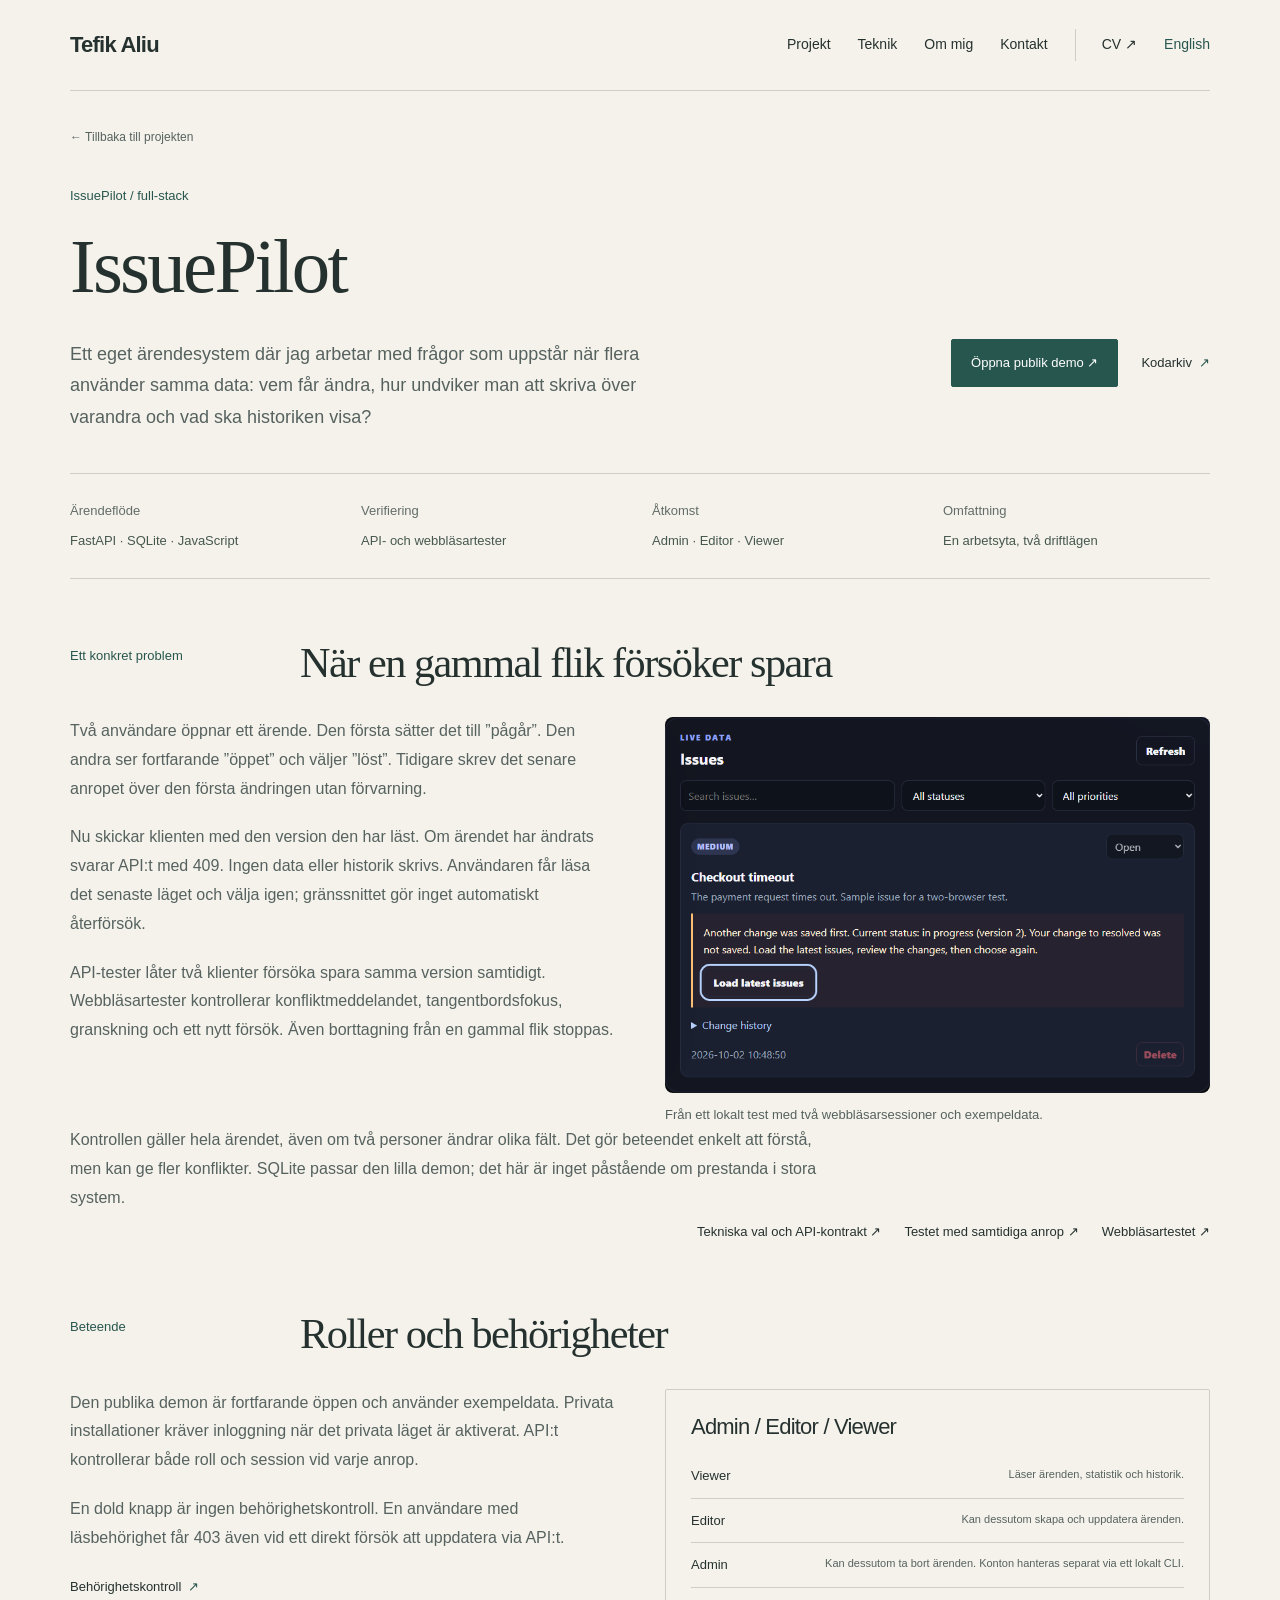
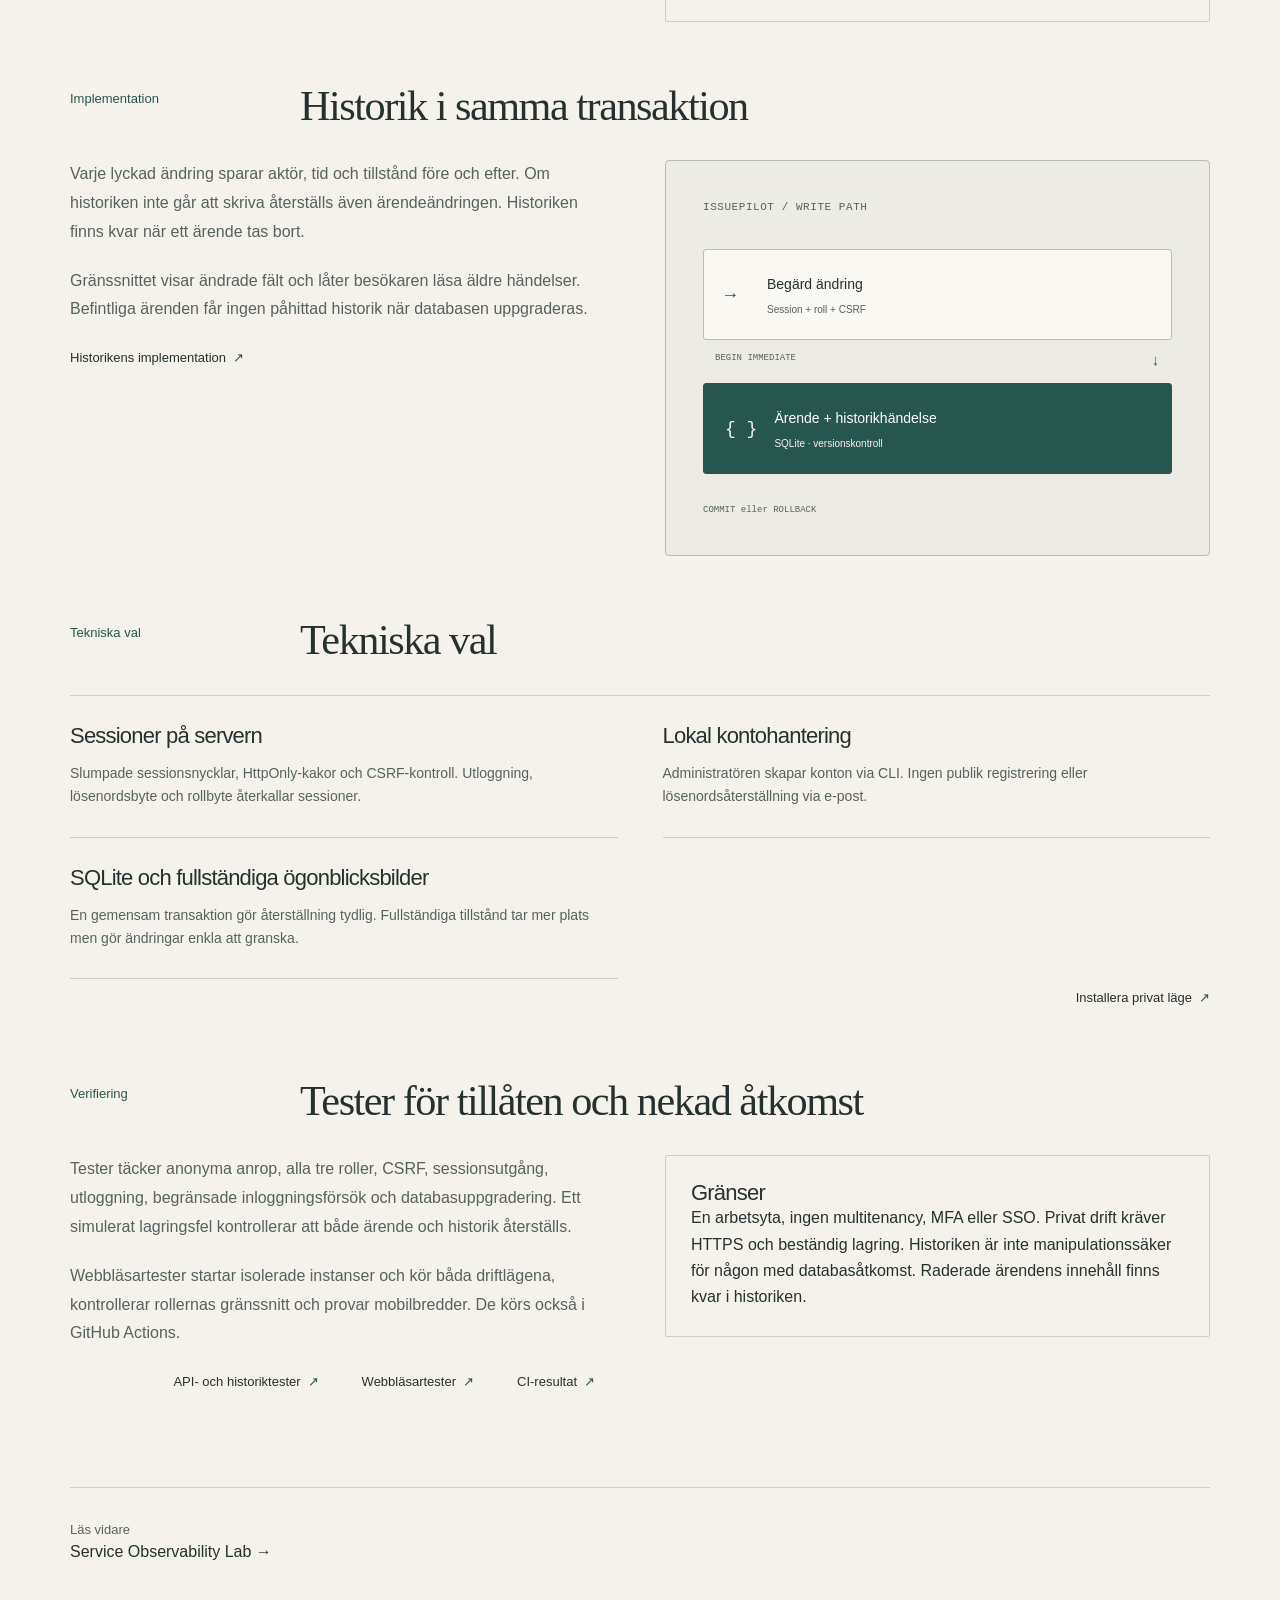
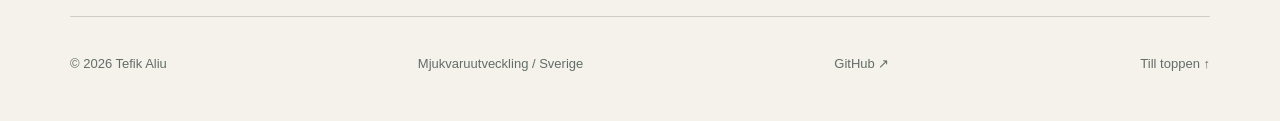
<file: issuepilot.sv.html>
<!DOCTYPE html>

<html lang="sv">
  <head>
    <meta charset="utf-8">
    <meta content="width=device-width, initial-scale=1" name="viewport">
    <title>
      IssuePilot — Samtidiga ändringar och behörigheter | Tefik Aliu
    </title>
    <meta
      content="Vad händer när två användare ändrar samma ärende? Ett konkret exempel på versionskontroll, konflikthantering och tester i FastAPI, SQLite och JavaScript."
      name="description">
    <meta content="#f5f2eb" name="theme-color">
    <link
      href="https://tefik-aliu.github.io/issuepilot.sv.html"
      rel="canonical">
    <meta content="website" property="og:type">
    <meta
      content="IssuePilot — Samtidiga ändringar och behörigheter | Tefik Aliu"
      property="og:title">
    <meta
      content="Vad händer när två användare ändrar samma ärende? Ett konkret exempel på versionskontroll, konflikthantering och tester i FastAPI, SQLite och JavaScript."
      property="og:description">
    <meta
      content="https://tefik-aliu.github.io/issuepilot.sv.html"
      property="og:url">
    <meta
      content="https://tefik-aliu.github.io/assets/social-software-sv.png"
      property="og:image">
    <meta content="1200" property="og:image:width">
    <meta content="630" property="og:image:height">
    <meta
      content="Tefik Aliu — Mjukvaru- och webbutveckling. Webbapplikationer, API:er, data och automation."
      property="og:image:alt">
    <meta content="summary_large_image" name="twitter:card">
    <meta
      content="IssuePilot — Samtidiga ändringar och behörigheter | Tefik Aliu"
      name="twitter:title">
    <meta
      content="Vad händer när två användare ändrar samma ärende? Ett konkret exempel på versionskontroll, konflikthantering och tester i FastAPI, SQLite och JavaScript."
      name="twitter:description">
    <meta
      content="https://tefik-aliu.github.io/assets/social-software-sv.png"
      name="twitter:image">
    <link
      href="assets/favicon.svg?v=1474bed2ae98"
      rel="icon"
      type="image/svg+xml">
    <link href="styles.css?v=105fdf5515b7" rel="stylesheet">
    <script type="application/ld+json">
      {
        "@context": "https://schema.org",
        "@type": "WebPage",
        "name": "IssuePilot — Samtidiga ändringar och behörigheter | Tefik Aliu",
        "url": "https://tefik-aliu.github.io/issuepilot.sv.html",
        "inLanguage": "sv",
        "author": {
          "@type": "Person",
          "name": "Tefik Aliu"
        }
      }
    </script>
    <script defer src="script.js?v=a198b939de59"></script>
    <link
      href="https://tefik-aliu.github.io/issuepilot.html"
      hreflang="en"
      rel="alternate">
    <link
      href="https://tefik-aliu.github.io/issuepilot.sv.html"
      hreflang="sv"
      rel="alternate">
    <link
      href="https://tefik-aliu.github.io/issuepilot.html"
      hreflang="x-default"
      rel="alternate">
    <link href="signature.css?v=f061ff47b524" rel="stylesheet">
    <script defer src="signature.js?v=60df9ed9895c"></script>
  </head>
  <body>
    <a class="skip-link" href="#main">Hoppa till innehållet</a>
    <header class="site-header shell">
      <a aria-label="Tefik Aliu startsida" class="brand" href="index.sv.html"
        >Tefik Aliu</a
      >
      <span class="header-role">MJUKVARUUTVECKLARE</span>
      <button
        aria-controls="site-nav"
        aria-expanded="false"
        class="menu-button"
        hidden
        type="button"
      >
        Meny<span aria-hidden="true">+</span>
      </button>
      <nav aria-label="Huvudnavigation" class="site-nav" id="site-nav">
        <a data-section="projects" href="index.sv.html#projects">Projekt</a
        ><a data-section="engineering" href="index.sv.html#engineering"
          >Teknik</a
        ><a data-section="about" href="index.sv.html#about">Om mig</a
        ><a data-section="contact" href="index.sv.html#contact">Kontakt</a>
        <a
          class="nav-cv"
          href="assets/Tefik_Aliu_CV_SV.pdf"
          rel="noopener"
          target="_blank"
          >CV <span aria-hidden="true">↗</span></a
        >
        <a
          aria-label="Read in English"
          class="language-link"
          href="issuepilot.html"
          hreflang="en"
          lang="en"
          >English</a
        >
      </nav>
    </header>
    <main id="main">
      <section class="case-hero shell" id="top">
        <a class="back-link" href="index.sv.html#projects"
          >← Tillbaka till projekten</a
        >
        <p class="eyebrow">IssuePilot / full-stack</p>
        <h1>IssuePilot</h1>
        <div class="case-intro">
          <p>
            Ett eget ärendesystem där jag arbetar med frågor som uppstår när
            flera använder samma data: vem får ändra, hur undviker man att
            skriva över varandra och vad ska historiken visa?
          </p>
          <div class="case-links">
            <a
              class="button primary"
              href="https://issuepilot-tefik.onrender.com"
              rel="noopener noreferrer"
              target="_blank"
              >Öppna publik demo ↗</a
            ><a
              class="text-link"
              href="https://github.com/tefik-aliu/issuepilot/"
              rel="noopener noreferrer"
              target="_blank"
              >Kodarkiv<span aria-hidden="true"> ↗</span></a
            >
          </div>
        </div>
        <dl class="case-meta">
          <div>
            <dt>Ärendeflöde</dt>
            <dd>FastAPI · SQLite · JavaScript</dd>
          </div>
          <div>
            <dt>Verifiering</dt>
            <dd>API- och webbläsartester</dd>
          </div>
          <div>
            <dt>Åtkomst</dt>
            <dd>Admin · Editor · Viewer</dd>
          </div>
          <div>
            <dt>Omfattning</dt>
            <dd>En arbetsyta, två driftlägen</dd>
          </div>
        </dl>
      </section>
      <section
        aria-labelledby="conflict-heading"
        class="section shell case-section"
        id="concurrent-edits"
      >
        <div class="section-head">
          <p class="eyebrow">Ett konkret problem</p>
          <div>
            <h2 id="conflict-heading">När en gammal flik försöker spara</h2>
          </div>
        </div>
        <div class="case-split">
          <div class="prose">
            <p>
              Två användare öppnar ett ärende. Den första sätter det till
              ”pågår”. Den andra ser fortfarande ”öppet” och väljer ”löst”.
              Tidigare skrev det senare anropet över den första ändringen utan
              förvarning.
            </p>
            <p>
              Nu skickar klienten med den version den har läst. Om ärendet har
              ändrats svarar API:t med 409. Ingen data eller historik skrivs.
              Användaren får läsa det senaste läget och välja igen; gränssnittet
              gör inget automatiskt återförsök.
            </p>
            <p>
              API-tester låter två klienter försöka spara samma version
              samtidigt. Webbläsartester kontrollerar konfliktmeddelandet,
              tangentbordsfokus, granskning och ett nytt försök. Även
              borttagning från en gammal flik stoppas.
            </p>
          </div>
          <figure class="conflict-evidence">
            <img
              alt="IssuePilot stoppar en gammal statusändring och ber användaren läsa den senaste versionen"
              height="575"
              loading="lazy"
              src="assets/demos/issuepilot-conflict.png"
              width="834">
            <figcaption>
              Från ett lokalt test med två webbläsarsessioner och exempeldata.
            </figcaption>
          </figure>
        </div>
        <div class="prose">
          <p>
            Kontrollen gäller hela ärendet, även om två personer ändrar olika
            fält. Det gör beteendet enkelt att förstå, men kan ge fler
            konflikter. SQLite passar den lilla demon; det här är inget
            påstående om prestanda i stora system.
          </p>
        </div>
        <div class="case-links">
          <a
            class="text-link"
            href="https://github.com/tefik-aliu/issuepilot/blob/main/docs/concurrent-edits.md"
            >Tekniska val och API-kontrakt ↗</a
          ><a
            class="text-link"
            href="https://github.com/tefik-aliu/issuepilot/blob/main/tests/test_concurrency.py"
            >Testet med samtidiga anrop ↗</a
          ><a
            class="text-link"
            href="https://github.com/tefik-aliu/issuepilot/blob/main/tests/test_browser_access.py"
            >Webbläsartestet ↗</a
          >
        </div>
      </section>
      <section class="section shell case-section">
        <div class="section-head">
          <p class="eyebrow">Beteende</p>
          <div><h2>Roller och behörigheter</h2></div>
        </div>
        <div class="case-split">
          <div class="prose">
            <p>
              Den publika demon är fortfarande öppen och använder exempeldata.
              Privata installationer kräver inloggning när det privata läget är
              aktiverat. API:t kontrollerar både roll och session vid varje
              anrop.
            </p>
            <p>
              En dold knapp är ingen behörighetskontroll. En användare med
              läsbehörighet får 403 även vid ett direkt försök att uppdatera via
              API:t.
            </p>
            <a
              class="text-link"
              href="https://github.com/tefik-aliu/issuepilot/blob/main/app/access.py"
              rel="noopener noreferrer"
              target="_blank"
              >Behörighetskontroll<span aria-hidden="true"> ↗</span></a
            >
          </div>
          <div class="endpoint-list">
            <h3>Admin / Editor / Viewer</h3>
            <dl>
              <div>
                <dt>Viewer</dt>
                <dd>Läser ärenden, statistik och historik.</dd>
              </div>
              <div>
                <dt>Editor</dt>
                <dd>Kan dessutom skapa och uppdatera ärenden.</dd>
              </div>
              <div>
                <dt>Admin</dt>
                <dd>
                  Kan dessutom ta bort ärenden. Konton hanteras separat via ett
                  lokalt CLI.
                </dd>
              </div>
            </dl>
          </div>
        </div>
      </section>
      <section class="section shell case-section">
        <div class="section-head">
          <p class="eyebrow">Implementation</p>
          <div>
            <h2>Historik i samma transaktion</h2>
          </div>
        </div>
        <div class="case-split">
          <div class="prose">
            <p>
              Varje lyckad ändring sparar aktör, tid och tillstånd före och
              efter. Om historiken inte går att skriva återställs även
              ärendeändringen. Historiken finns kvar när ett ärende tas bort.
            </p>
            <p>
              Gränssnittet visar ändrade fält och låter besökaren läsa äldre
              händelser. Befintliga ärenden får ingen påhittad historik när
              databasen uppgraderas.
            </p>
            <a
              class="text-link"
              href="https://github.com/tefik-aliu/issuepilot/blob/main/app/history.py"
              rel="noopener noreferrer"
              target="_blank"
              >Historikens implementation<span aria-hidden="true"> ↗</span></a
            >
          </div>
          <figure class="system-figure">
            <figcaption>
              <span class="mono">ISSUEPILOT / WRITE PATH</span>
            </figcaption>
            <div class="system-node source-node">
              <span aria-hidden="true" class="node-icon">→</span>
              <div>
                <b>Begärd ändring</b><small>Session + roll + CSRF</small>
              </div>
            </div>
            <div class="flow-connector">
              <span>BEGIN IMMEDIATE</span><span aria-hidden="true">↓</span>
            </div>
            <div class="system-node primary-node">
              <span aria-hidden="true" class="node-icon">{ }</span>
              <div>
                <b>Ärende + historikhändelse</b
                ><small>SQLite · versionskontroll</small>
              </div>
            </div>
            <div class="diagram-foot"><span>COMMIT eller ROLLBACK</span></div>
          </figure>
        </div>
      </section>
      <section class="section shell case-section">
        <div class="section-head">
          <p class="eyebrow">Tekniska val</p>
          <div><h2>Tekniska val</h2></div>
        </div>
        <div class="decision-grid">
          <article class="decision">
            <h3>Sessioner på servern</h3>
            <p>
              Slumpade sessionsnycklar, HttpOnly-kakor och CSRF-kontroll.
              Utloggning, lösenordsbyte och rollbyte återkallar sessioner.
            </p>
          </article>
          <article class="decision">
            <h3>Lokal kontohantering</h3>
            <p>
              Administratören skapar konton via CLI. Ingen publik registrering
              eller lösenordsåterställning via e-post.
            </p>
          </article>
          <article class="decision">
            <h3>SQLite och fullständiga ögonblicksbilder</h3>
            <p>
              En gemensam transaktion gör återställning tydlig. Fullständiga
              tillstånd tar mer plats men gör ändringar enkla att granska.
            </p>
          </article>
        </div>
        <div class="case-links">
          <a
            class="text-link"
            href="https://github.com/tefik-aliu/issuepilot/blob/main/docs/access-and-history.md"
            rel="noopener noreferrer"
            target="_blank"
            >Installera privat läge<span aria-hidden="true"> ↗</span></a
          >
        </div>
      </section>
      <section class="section shell case-section">
        <div class="section-head">
          <p class="eyebrow">Verifiering</p>
          <div>
            <h2>Tester för tillåten och nekad åtkomst</h2>
          </div>
        </div>
        <div class="case-split">
          <div class="prose">
            <p>
              Tester täcker anonyma anrop, alla tre roller, CSRF,
              sessionsutgång, utloggning, begränsade inloggningsförsök och
              databasuppgradering. Ett simulerat lagringsfel kontrollerar att
              både ärende och historik återställs.
            </p>
            <p>
              Webbläsartester startar isolerade instanser och kör båda
              driftlägena, kontrollerar rollernas gränssnitt och provar
              mobilbredder. De körs också i GitHub Actions.
            </p>
            <div class="case-links">
              <a
                class="text-link"
                href="https://github.com/tefik-aliu/issuepilot/blob/main/tests/test_access_history.py"
                rel="noopener noreferrer"
                target="_blank"
                >API- och historiktester<span aria-hidden="true"> ↗</span></a
              ><a
                class="text-link"
                href="https://github.com/tefik-aliu/issuepilot/blob/main/tests/test_browser_access.py"
                rel="noopener noreferrer"
                target="_blank"
                >Webbläsartester<span aria-hidden="true"> ↗</span></a
              ><a
                class="text-link"
                href="https://github.com/tefik-aliu/issuepilot/actions/workflows/tests.yml"
                rel="noopener noreferrer"
                target="_blank"
                >CI-resultat<span aria-hidden="true"> ↗</span></a
              >
            </div>
          </div>
          <aside class="endpoint-list">
            <h3>Gränser</h3>
            <p>
              En arbetsyta, ingen multitenancy, MFA eller SSO. Privat drift
              kräver HTTPS och beständig lagring. Historiken är inte
              manipulationssäker för någon med databasåtkomst. Raderade ärendens
              innehåll finns kvar i historiken.
            </p>
          </aside>
        </div>
      </section>
      <section class="next-project shell">
        <p class="eyebrow">Läs vidare</p>
        <a href="service-observability-lab.sv.html"
          >Service Observability Lab <span aria-hidden="true">→</span></a
        >
      </section>
    </main>
    <footer class="site-footer shell">
      <span>© <span id="year">2026</span> Tefik Aliu</span
      ><span>Mjukvaruutveckling / Sverige</span
      ><a href="https://github.com/tefik-aliu" rel="noopener" target="_blank"
        >GitHub ↗</a
      ><a href="#top">Till toppen ↑</a>
    </footer>
  </body>
</html>
</file>
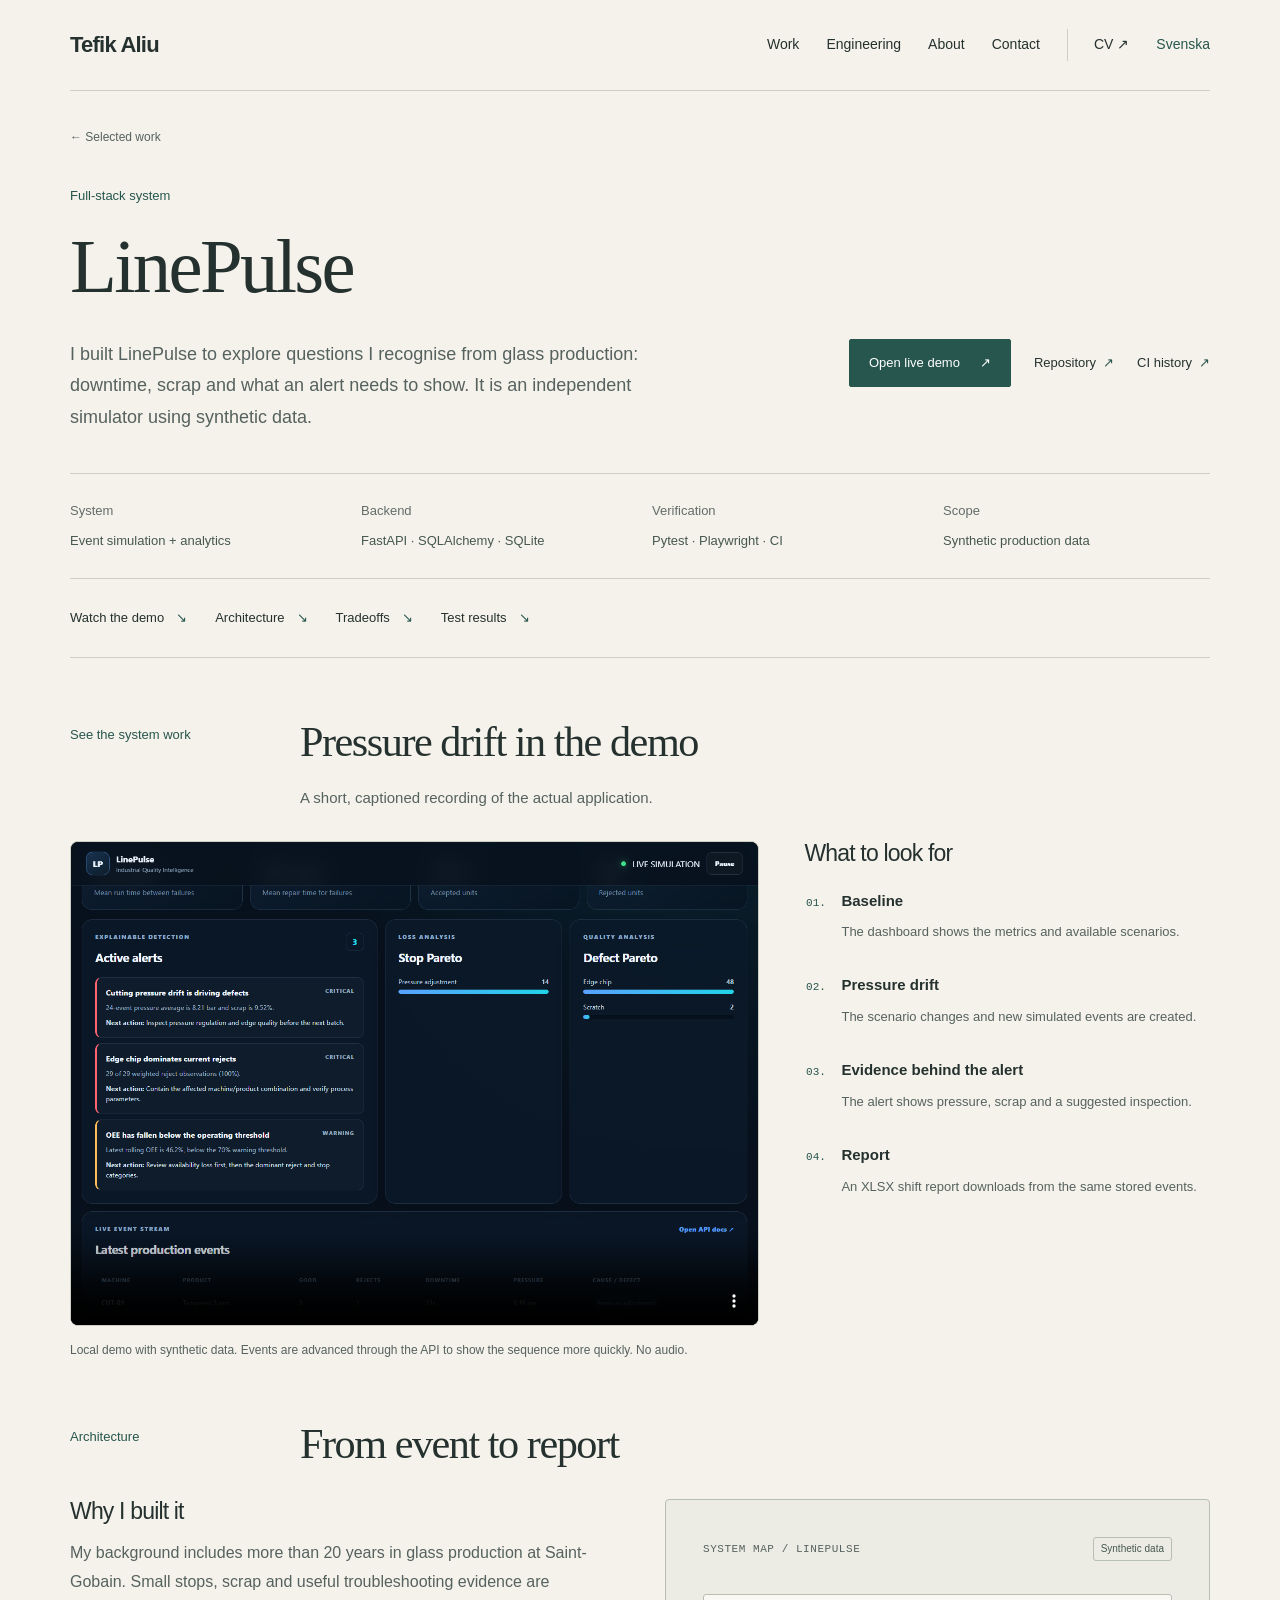
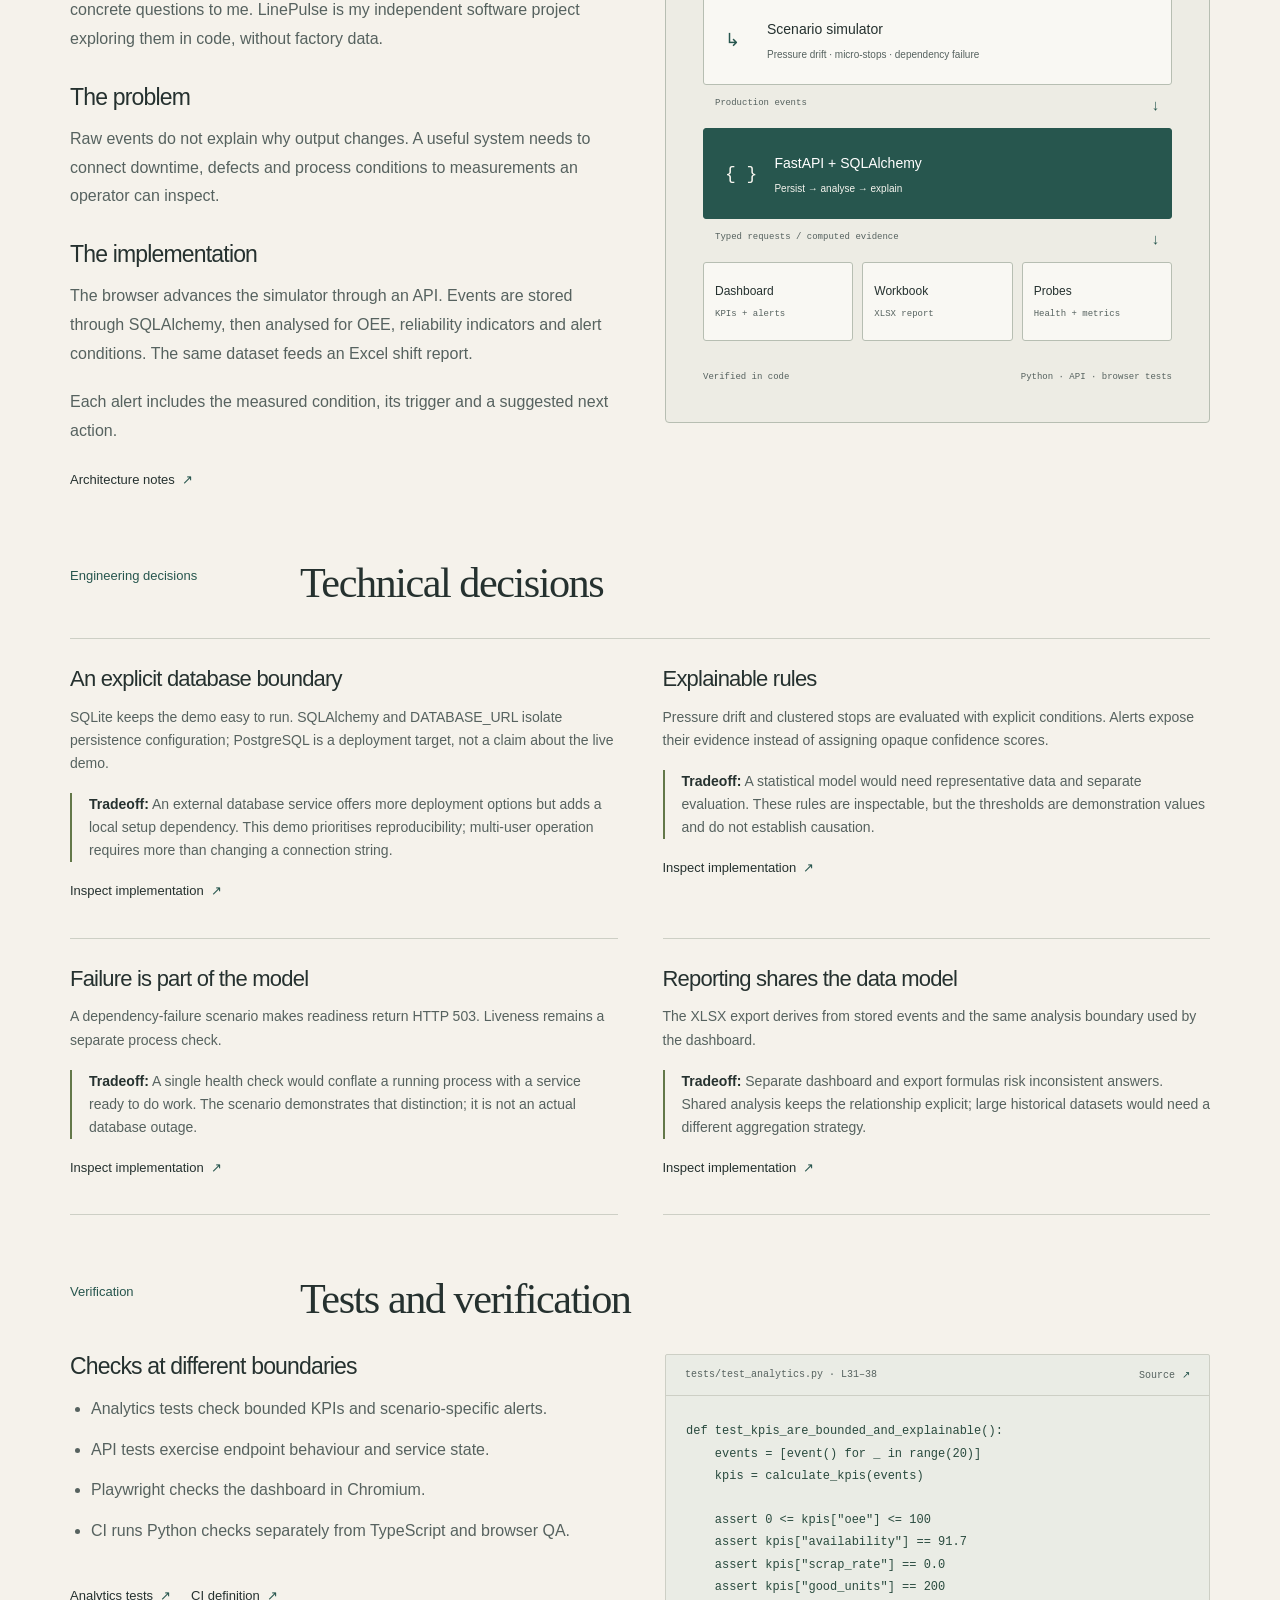
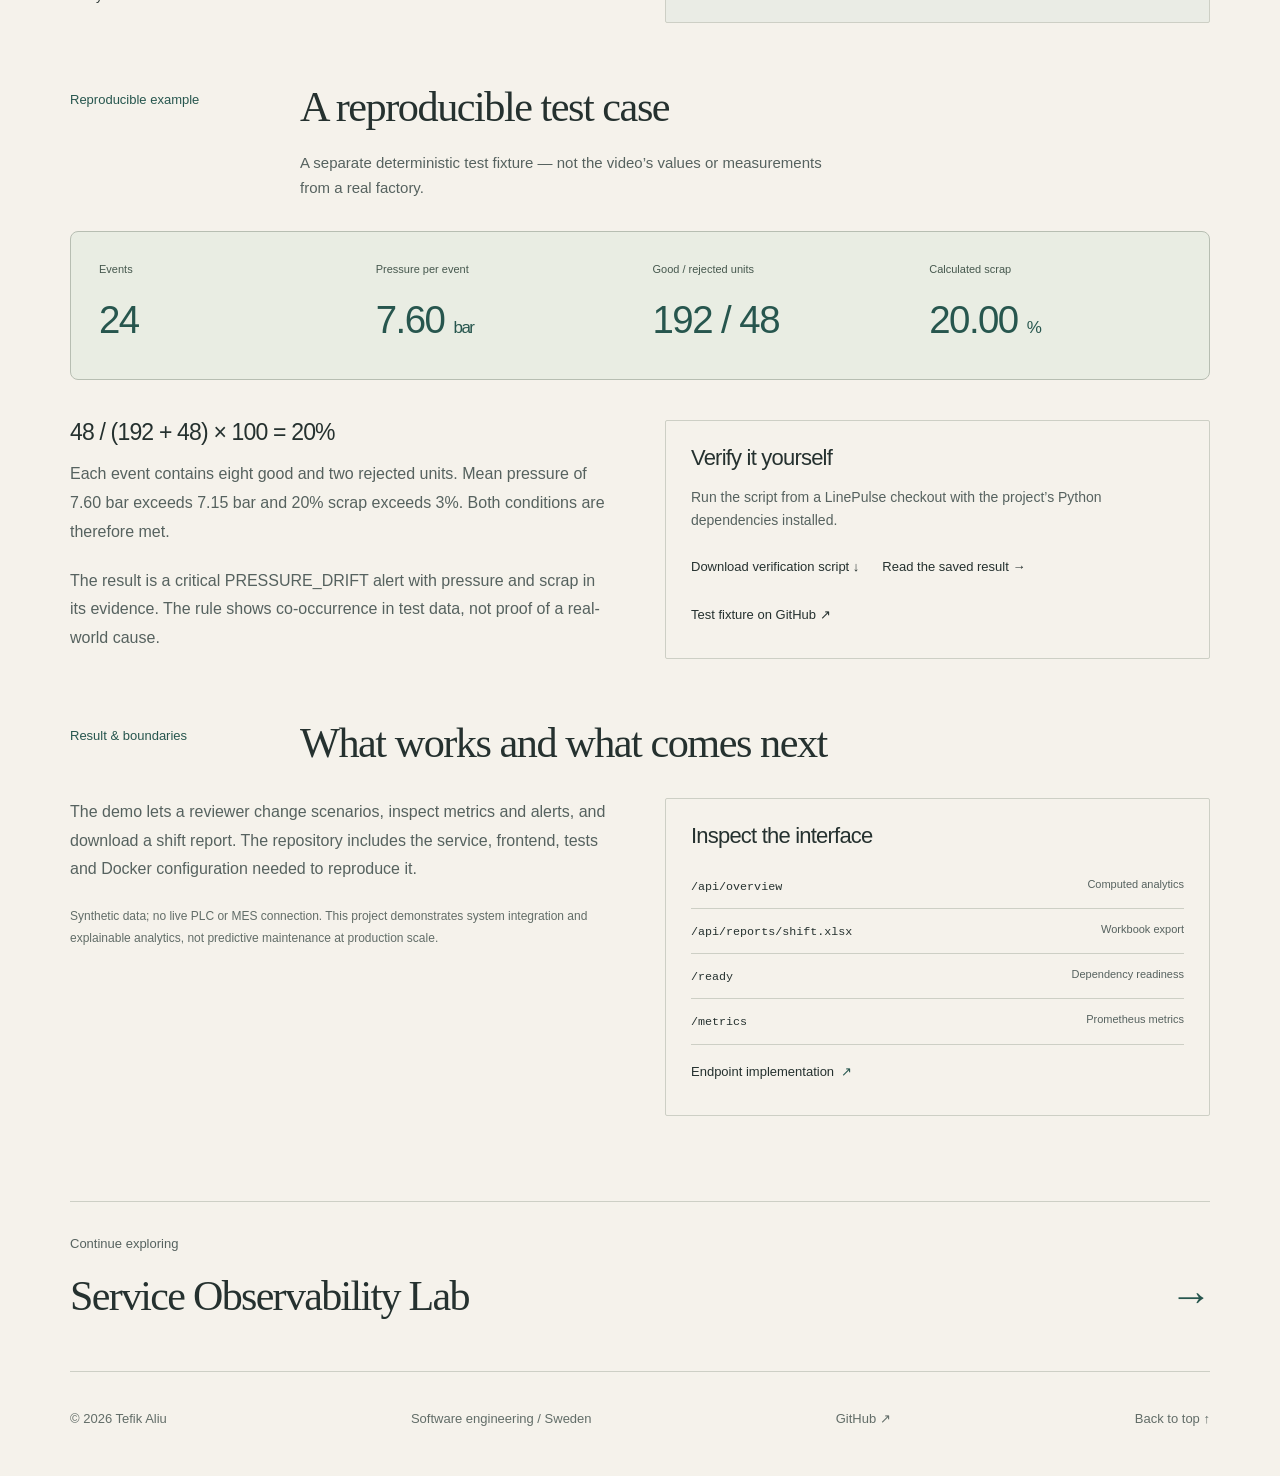
<file: linepulse.html>
<!DOCTYPE html>

<html lang="en">
  <head>
    <meta charset="utf-8">
    <meta content="width=device-width, initial-scale=1" name="viewport">
    <title>LinePulse — System Case Study | Tefik Aliu</title>
    <meta
      content="From simulated pressure drift to an explainable alert and shift report. Watch the demo, inspect tradeoffs and reproduce the test results."
      name="description">
    <meta content="#f5f2eb" name="theme-color">
    <link href="https://tefik-aliu.github.io/linepulse.html" rel="canonical">
    <meta content="website" property="og:type">
    <meta
      content="LinePulse — System Case Study | Tefik Aliu"
      property="og:title">
    <meta
      content="From simulated pressure drift to an explainable alert and shift report. Watch the demo, inspect tradeoffs and reproduce the test results."
      property="og:description">
    <meta
      content="https://tefik-aliu.github.io/linepulse.html"
      property="og:url">
    <meta
      content="https://tefik-aliu.github.io/assets/social-software-en.png"
      property="og:image">
    <meta content="1200" property="og:image:width">
    <meta content="630" property="og:image:height">
    <meta
      content="Tefik Aliu — Software and web development. Web applications, APIs, data and automation."
      property="og:image:alt">
    <meta content="summary_large_image" name="twitter:card">
    <meta
      content="LinePulse — System Case Study | Tefik Aliu"
      name="twitter:title">
    <meta
      content="From simulated pressure drift to an explainable alert and shift report. Watch the demo, inspect tradeoffs and reproduce the test results."
      name="twitter:description">
    <meta
      content="https://tefik-aliu.github.io/assets/social-software-en.png"
      name="twitter:image">
    <link href="assets/favicon.svg?v=1474bed2ae98" rel="icon" type="image/svg+xml">
    <link href="styles.css?v=105fdf5515b7" rel="stylesheet">
    <script type="application/ld+json">
      {
        "@context": "https://schema.org",
        "@type": "WebPage",
        "name": "LinePulse — System Case Study | Tefik Aliu",
        "url": "https://tefik-aliu.github.io/linepulse.html",
        "author": {
          "@type": "Person",
          "name": "Tefik Aliu",
          "url": "https://tefik-aliu.github.io/"
        }
      }
    </script>
    <script defer src="script.js?v=a198b939de59"></script>
    <link
      href="https://tefik-aliu.github.io/linepulse.html"
      hreflang="en"
      rel="alternate">
    <link
      href="https://tefik-aliu.github.io/linepulse.sv.html"
      hreflang="sv"
      rel="alternate">
    <link
      href="https://tefik-aliu.github.io/linepulse.html"
      hreflang="x-default"
      rel="alternate">
    <link href="signature.css?v=f061ff47b524" rel="stylesheet">
    <script defer src="signature.js?v=60df9ed9895c"></script>
    <link href="linepulse-case.css?v=4eb436442821" rel="stylesheet">
  </head>
  <body>
    <a class="skip-link" href="#main">Skip to content</a>
    <header class="site-header shell">
      <a aria-label="Tefik Aliu home" class="brand" href="index.html"
        >Tefik Aliu</a
      >
      <span class="header-role">SOFTWARE ENGINEER</span>
      <button
        aria-controls="site-nav"
        aria-expanded="false"
        class="menu-button"
        hidden
        type="button"
      >
        Menu <span aria-hidden="true">+</span>
      </button>
      <nav aria-label="Primary navigation" class="site-nav" id="site-nav">
        <a data-section="projects" href="index.html#projects">Work</a
        ><a data-section="engineering" href="index.html#engineering"
          >Engineering</a
        ><a data-section="about" href="index.html#about">About</a
        ><a data-section="contact" href="index.html#contact">Contact</a>
        <a
          class="nav-cv"
          href="assets/Tefik_Aliu_CV.pdf"
          rel="noopener"
          target="_blank"
          >CV <span aria-hidden="true">↗</span></a
        >
        <a
          aria-label="Läs på svenska"
          class="language-link"
          href="linepulse.sv.html"
          hreflang="sv"
          lang="sv"
          >Svenska</a
        >
      </nav>
    </header>
    <main id="main">
      <section class="case-hero shell" id="top">
        <a class="back-link" href="index.html#projects">← Selected work</a>
        <p class="eyebrow">Full-stack system</p>
        <h1>LinePulse</h1>
        <div class="case-intro">
          <p>
            I built LinePulse to explore questions I recognise from glass
            production: downtime, scrap and what an alert needs to show. It is
            an independent simulator using synthetic data.
          </p>
          <div class="case-links">
            <a
              class="button primary"
              href="https://linepulse-industrial-intelligence.onrender.com"
              rel="noopener noreferrer"
              target="_blank"
              >Open live demo<span aria-hidden="true"> ↗</span></a
            ><a
              class="text-link"
              href="https://github.com/tefik-aliu/linepulse-industrial-intelligence"
              rel="noopener noreferrer"
              target="_blank"
              >Repository<span aria-hidden="true"> ↗</span></a
            ><a
              class="text-link"
              href="https://github.com/tefik-aliu/linepulse-industrial-intelligence/actions"
              rel="noopener noreferrer"
              target="_blank"
              >CI history<span aria-hidden="true"> ↗</span></a
            >
          </div>
        </div>
        <dl class="case-meta">
          <div>
            <dt>System</dt>
            <dd>Event simulation + analytics</dd>
          </div>
          <div>
            <dt>Backend</dt>
            <dd>FastAPI · SQLAlchemy · SQLite</dd>
          </div>
          <div>
            <dt>Verification</dt>
            <dd>Pytest · Playwright · CI</dd>
          </div>
          <div>
            <dt>Scope</dt>
            <dd>Synthetic production data</dd>
          </div>
        </dl>
        <nav aria-label="On this page" class="case-jump-links">
          <a href="#demo">Watch the demo <span aria-hidden="true">↘</span></a
          ><a href="#architecture"
            >Architecture <span aria-hidden="true">↘</span></a
          ><a href="#decisions">Tradeoffs <span aria-hidden="true">↘</span></a
          ><a href="#evidence"
            >Test results <span aria-hidden="true">↘</span></a
          >
        </nav>
      </section>
      <section
        aria-labelledby="demo-title"
        class="section shell case-section case-demo"
        id="demo"
      >
        <div class="section-head">
          <p class="eyebrow">See the system work</p>
          <div>
            <h2 id="demo-title">Pressure drift in the demo</h2>
            <p>A short, captioned recording of the actual application.</p>
          </div>
        </div>
        <div class="case-demo-grid">
          <figure>
            <video
              aria-label="LinePulse: pressure drift, alert and shift report"
              controls
              poster="assets/demos/linepulse-evidence.png"
              preload="none"
            >
              <source
                src="assets/demos/linepulse-story.webm"
                type="video/webm">
              <track
                default
                kind="captions"
                label="English"
                src="assets/demos/linepulse-story.en.vtt"
                srclang="en">
              <a href="assets/demos/linepulse-story.webm">Open the recording</a>
            </video>
            <figcaption>
              Local demo with synthetic data. Events are advanced through the
              API to show the sequence more quickly. No audio.
            </figcaption>
          </figure>
          <div class="demo-walkthrough">
            <h3>What to look for</h3>
            <ol>
              <li>
                <b>Baseline</b>
                <p>The dashboard shows the metrics and available scenarios.</p>
              </li>
              <li>
                <b>Pressure drift</b>
                <p>
                  The scenario changes and new simulated events are created.
                </p>
              </li>
              <li>
                <b>Evidence behind the alert</b>
                <p>
                  The alert shows pressure, scrap and a suggested inspection.
                </p>
              </li>
              <li>
                <b>Report</b>
                <p>
                  An XLSX shift report downloads from the same stored events.
                </p>
              </li>
            </ol>
          </div>
        </div>
      </section>
      <section class="section shell case-section" id="architecture">
        <div class="section-head">
          <p class="eyebrow">Architecture</p>
          <div>
            <h2>From event to report</h2>
          </div>
        </div>
        <div class="case-split">
          <div class="prose">
            <h3>Why I built it</h3>
            <p>
              My background includes more than 20 years in glass production at
              Saint-Gobain. Small stops, scrap and useful troubleshooting
              evidence are concrete questions to me. LinePulse is my independent
              software project exploring them in code, without factory data.
            </p>
            <h3>The problem</h3>
            <p>
              Raw events do not explain why output changes. A useful system
              needs to connect downtime, defects and process conditions to
              measurements an operator can inspect.
            </p>
            <h3>The implementation</h3>
            <p>
              The browser advances the simulator through an API. Events are
              stored through SQLAlchemy, then analysed for OEE, reliability
              indicators and alert conditions. The same dataset feeds an Excel
              shift report.
            </p>
            <p>
              Each alert includes the measured condition, its trigger and a
              suggested next action.
            </p>
            <a
              class="text-link"
              href="https://github.com/tefik-aliu/linepulse-industrial-intelligence/blob/main/docs/architecture.md"
              rel="noopener noreferrer"
              target="_blank"
              >Architecture notes<span aria-hidden="true"> ↗</span></a
            >
          </div>
          <figure class="system-figure">
            <figcaption>
              <span class="mono">SYSTEM MAP / LINEPULSE</span
              ><span class="diagram-label">Synthetic data</span>
            </figcaption>
            <div class="system-node source-node">
              <span aria-hidden="true" class="node-icon">↳</span>
              <div>
                <b>Scenario simulator</b
                ><small
                  >Pressure drift · micro-stops · dependency failure</small
                >
              </div>
            </div>
            <div class="flow-connector">
              <span>Production events</span><span aria-hidden="true">↓</span>
            </div>
            <div class="system-node primary-node">
              <span aria-hidden="true" class="node-icon">{ }</span>
              <div>
                <b>FastAPI + SQLAlchemy</b
                ><small>Persist → analyse → explain</small>
              </div>
            </div>
            <div class="flow-connector">
              <span>Typed requests / computed evidence</span
              ><span aria-hidden="true">↓</span>
            </div>
            <div class="system-outputs">
              <div><b>Dashboard</b><small>KPIs + alerts</small></div>
              <div><b>Workbook</b><small>XLSX report</small></div>
              <div><b>Probes</b><small>Health + metrics</small></div>
            </div>
            <div class="diagram-foot">
              <span>Verified in code</span
              ><span>Python · API · browser tests</span>
            </div>
          </figure>
        </div>
      </section>
      <section class="section shell case-section" id="decisions">
        <div class="section-head">
          <p class="eyebrow">Engineering decisions</p>
          <div>
            <h2>Technical decisions</h2>
          </div>
        </div>
        <div class="decision-grid">
          <article class="decision">
            <h3>An explicit database boundary</h3>
            <p>
              SQLite keeps the demo easy to run. SQLAlchemy and DATABASE_URL
              isolate persistence configuration; PostgreSQL is a deployment
              target, not a claim about the live demo.
            </p>
            <p class="decision-tradeoff">
              <strong>Tradeoff:</strong> An external database service offers
              more deployment options but adds a local setup dependency. This
              demo prioritises reproducibility; multi-user operation requires
              more than changing a connection string.
            </p>
            <a
              class="text-link"
              href="https://github.com/tefik-aliu/linepulse-industrial-intelligence/blob/main/app/database.py"
              rel="noopener noreferrer"
              target="_blank"
              >Inspect implementation<span aria-hidden="true"> ↗</span></a
            >
          </article>
          <article class="decision">
            <h3>Explainable rules</h3>
            <p>
              Pressure drift and clustered stops are evaluated with explicit
              conditions. Alerts expose their evidence instead of assigning
              opaque confidence scores.
            </p>
            <p class="decision-tradeoff">
              <strong>Tradeoff:</strong> A statistical model would need
              representative data and separate evaluation. These rules are
              inspectable, but the thresholds are demonstration values and do
              not establish causation.
            </p>
            <a
              class="text-link"
              href="https://github.com/tefik-aliu/linepulse-industrial-intelligence/blob/main/app/analytics.py"
              rel="noopener noreferrer"
              target="_blank"
              >Inspect implementation<span aria-hidden="true"> ↗</span></a
            >
          </article>
          <article class="decision">
            <h3>Failure is part of the model</h3>
            <p>
              A dependency-failure scenario makes readiness return HTTP 503.
              Liveness remains a separate process check.
            </p>
            <p class="decision-tradeoff">
              <strong>Tradeoff:</strong> A single health check would conflate a
              running process with a service ready to do work. The scenario
              demonstrates that distinction; it is not an actual database
              outage.
            </p>
            <a
              class="text-link"
              href="https://github.com/tefik-aliu/linepulse-industrial-intelligence/blob/main/app/main.py"
              rel="noopener noreferrer"
              target="_blank"
              >Inspect implementation<span aria-hidden="true"> ↗</span></a
            >
          </article>
          <article class="decision">
            <h3>Reporting shares the data model</h3>
            <p>
              The XLSX export derives from stored events and the same analysis
              boundary used by the dashboard.
            </p>
            <p class="decision-tradeoff">
              <strong>Tradeoff:</strong> Separate dashboard and export formulas
              risk inconsistent answers. Shared analysis keeps the relationship
              explicit; large historical datasets would need a different
              aggregation strategy.
            </p>
            <a
              class="text-link"
              href="https://github.com/tefik-aliu/linepulse-industrial-intelligence/blob/main/app/reports.py"
              rel="noopener noreferrer"
              target="_blank"
              >Inspect implementation<span aria-hidden="true"> ↗</span></a
            >
          </article>
        </div>
      </section>
      <section class="section shell case-section" id="verification">
        <div class="section-head">
          <p class="eyebrow">Verification</p>
          <div>
            <h2>Tests and verification</h2>
          </div>
        </div>
        <div class="case-split">
          <div class="prose">
            <h3>Checks at different boundaries</h3>
            <ul>
              <li>
                Analytics tests check bounded KPIs and scenario-specific alerts.
              </li>
              <li>API tests exercise endpoint behaviour and service state.</li>
              <li>Playwright checks the dashboard in Chromium.</li>
              <li>
                CI runs Python checks separately from TypeScript and browser QA.
              </li>
            </ul>
            <a
              class="text-link"
              href="https://github.com/tefik-aliu/linepulse-industrial-intelligence/blob/643350db705fd21ba02123e3877678e1073358ac/tests/test_analytics.py"
              rel="noopener noreferrer"
              target="_blank"
              >Analytics tests<span aria-hidden="true"> ↗</span></a
            ><a
              class="text-link"
              href="https://github.com/tefik-aliu/linepulse-industrial-intelligence/blob/main/.github/workflows/ci.yml"
              rel="noopener noreferrer"
              target="_blank"
              >CI definition<span aria-hidden="true"> ↗</span></a
            >
          </div>
          <div class="code-proof">
            <div class="proof-header">
              <span>tests/test_analytics.py · L31–38</span
              ><a
                class="text-link"
                href="https://github.com/tefik-aliu/linepulse-industrial-intelligence/blob/643350db705fd21ba02123e3877678e1073358ac/tests/test_analytics.py#L31-L38"
                rel="noopener noreferrer"
                target="_blank"
                >Source<span aria-hidden="true"> ↗</span></a
              >
            </div>
            <pre
              aria-label="tests/test_analytics.py source excerpt"
              tabindex="0"
            ><code>def test_kpis_are_bounded_and_explainable():
    events = [event() for _ in range(20)]
    kpis = calculate_kpis(events)

    assert 0 &lt;= kpis["oee"] &lt;= 100
    assert kpis["availability"] == 91.7
    assert kpis["scrap_rate"] == 0.0
    assert kpis["good_units"] == 200</code></pre>
          </div>
        </div>
      </section>
      <section class="section shell case-section" id="evidence">
        <div class="section-head">
          <p class="eyebrow">Reproducible example</p>
          <div>
            <h2>A reproducible test case</h2>
            <p>
              A separate deterministic test fixture — not the video’s values or
              measurements from a real factory.
            </p>
          </div>
        </div>
        <dl class="evidence-metrics">
          <div>
            <dt>Events</dt>
            <dd>24</dd>
          </div>
          <div>
            <dt>Pressure per event</dt>
            <dd>7.60 <small>bar</small></dd>
          </div>
          <div>
            <dt>Good / rejected units</dt>
            <dd>192 / 48</dd>
          </div>
          <div>
            <dt>Calculated scrap</dt>
            <dd>20.00 <small>%</small></dd>
          </div>
        </dl>
        <div class="case-split">
          <div class="prose">
            <h3>48 / (192 + 48) × 100 = 20%</h3>
            <p>
              Each event contains eight good and two rejected units. Mean
              pressure of 7.60 bar exceeds 7.15 bar and 20% scrap exceeds 3%.
              Both conditions are therefore met.
            </p>
            <p>
              The result is a critical PRESSURE_DRIFT alert with pressure and
              scrap in its evidence. The rule shows co-occurrence in test data,
              not proof of a real-world cause.
            </p>
          </div>
          <div class="endpoint-list">
            <h3>Verify it yourself</h3>
            <p>
              Run the script from a LinePulse checkout with the project’s Python
              dependencies installed.
            </p>
            <div class="case-links">
              <a
                class="text-link"
                download
                href="scripts/reproduce-linepulse-evidence.py"
                >Download verification script ↓</a
              ><a class="text-link" href="assets/linepulse-evidence.json"
                >Read the saved result →</a
              ><a
                class="text-link"
                href="https://github.com/tefik-aliu/linepulse-industrial-intelligence/blob/643350db705fd21ba02123e3877678e1073358ac/tests/test_analytics.py"
                rel="noopener noreferrer"
                target="_blank"
                >Test fixture on GitHub ↗</a
              >
            </div>
          </div>
        </div>
      </section>
      <section class="section shell case-section" id="result">
        <div class="section-head">
          <p class="eyebrow">Result &amp; boundaries</p>
          <div>
            <h2>What works and what comes next</h2>
          </div>
        </div>
        <div class="case-split">
          <div class="prose">
            <p>
              The demo lets a reviewer change scenarios, inspect metrics and
              alerts, and download a shift report. The repository includes the
              service, frontend, tests and Docker configuration needed to
              reproduce it.
            </p>
            <p class="small-note">
              Synthetic data; no live PLC or MES connection. This project
              demonstrates system integration and explainable analytics, not
              predictive maintenance at production scale.
            </p>
          </div>
          <div class="endpoint-list">
            <h3>Inspect the interface</h3>
            <dl>
              <div>
                <dt><code>/api/overview</code></dt>
                <dd>Computed analytics</dd>
              </div>
              <div>
                <dt><code>/api/reports/shift.xlsx</code></dt>
                <dd>Workbook export</dd>
              </div>
              <div>
                <dt><code>/ready</code></dt>
                <dd>Dependency readiness</dd>
              </div>
              <div>
                <dt><code>/metrics</code></dt>
                <dd>Prometheus metrics</dd>
              </div>
            </dl>
            <a
              class="text-link"
              href="https://github.com/tefik-aliu/linepulse-industrial-intelligence/blob/main/app/main.py"
              rel="noopener noreferrer"
              target="_blank"
              >Endpoint implementation<span aria-hidden="true"> ↗</span></a
            >
          </div>
        </div>
      </section>
      <section class="next-project shell">
        <p class="eyebrow">Continue exploring</p>
        <a class="next-link" href="service-observability-lab.html"
          >Service Observability Lab<span aria-hidden="true"> →</span></a
        >
      </section>
    </main>
    <footer class="site-footer shell">
      <span>© <span id="year">2026</span> Tefik Aliu</span
      ><span>Software engineering / Sweden</span
      ><a href="https://github.com/tefik-aliu" rel="noopener" target="_blank"
        >GitHub ↗</a
      ><a href="#top">Back to top ↑</a>
    </footer>
  </body>
</html>
</file>
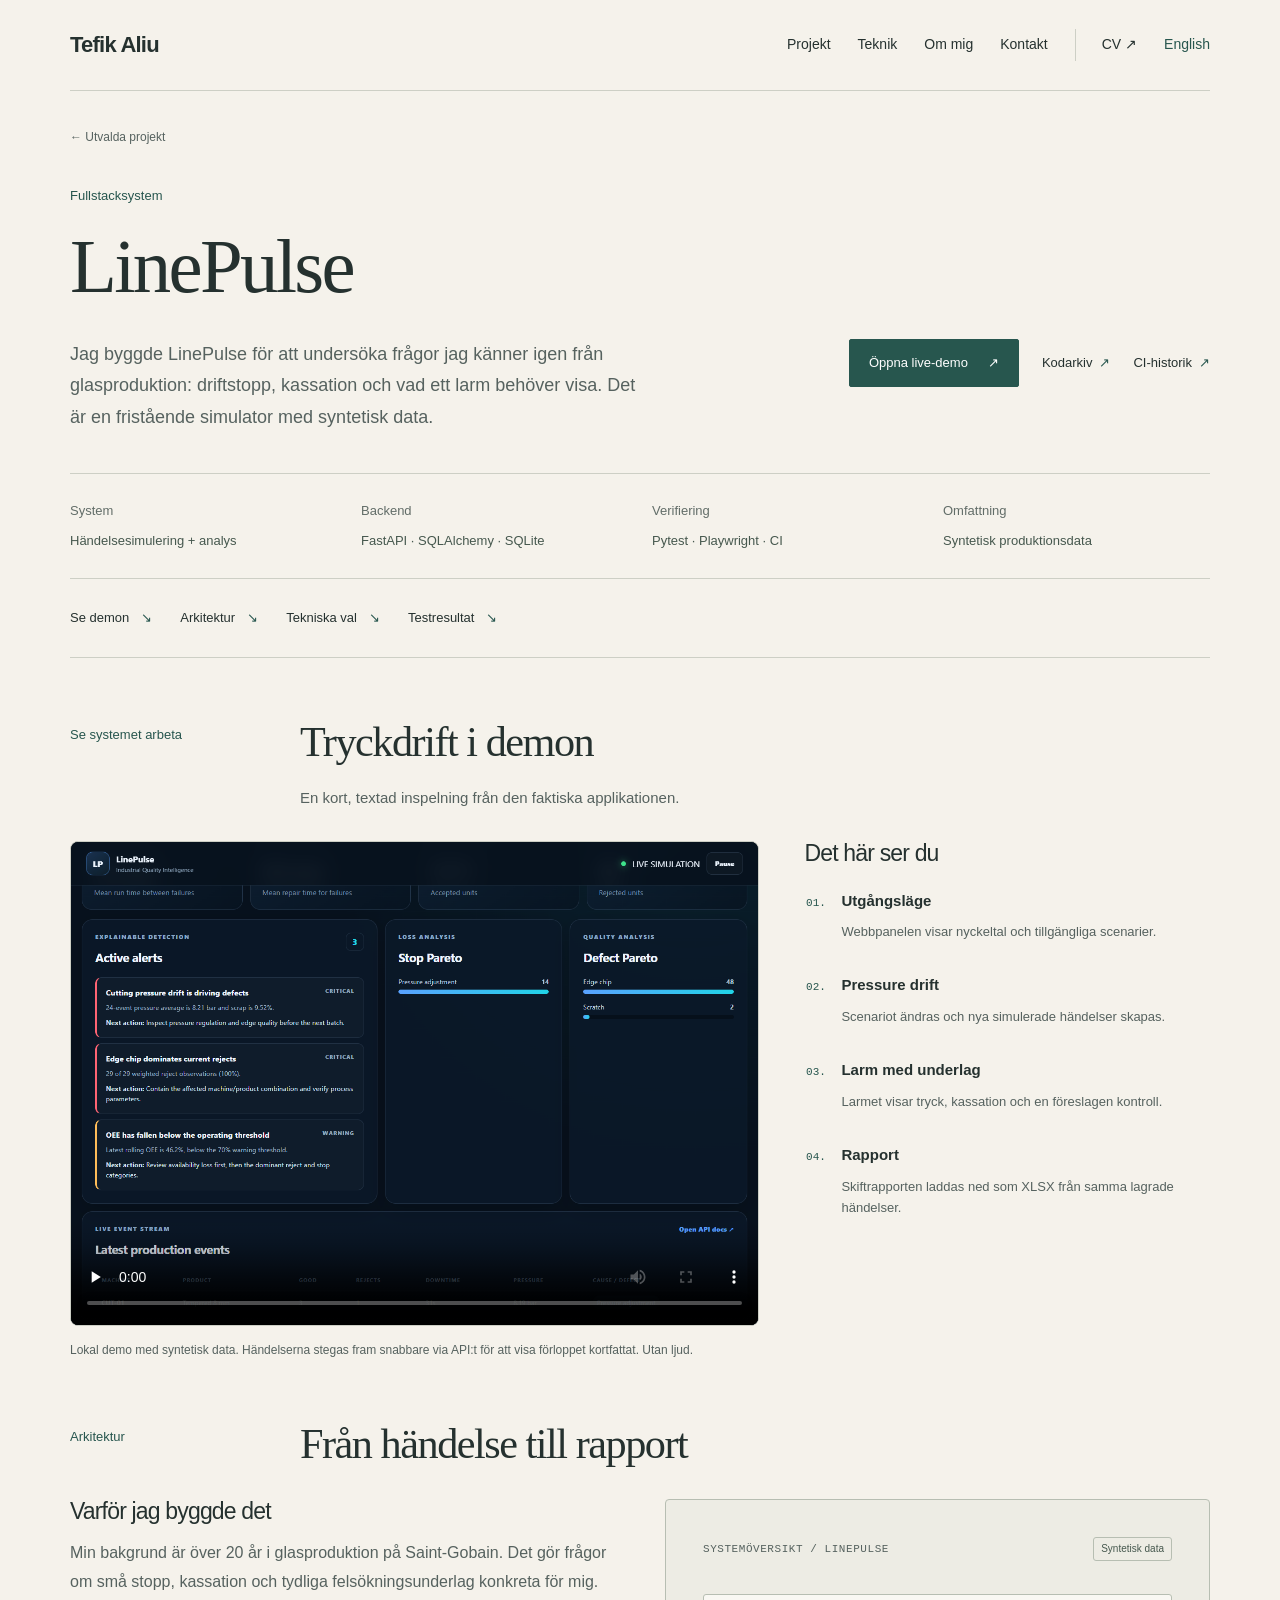
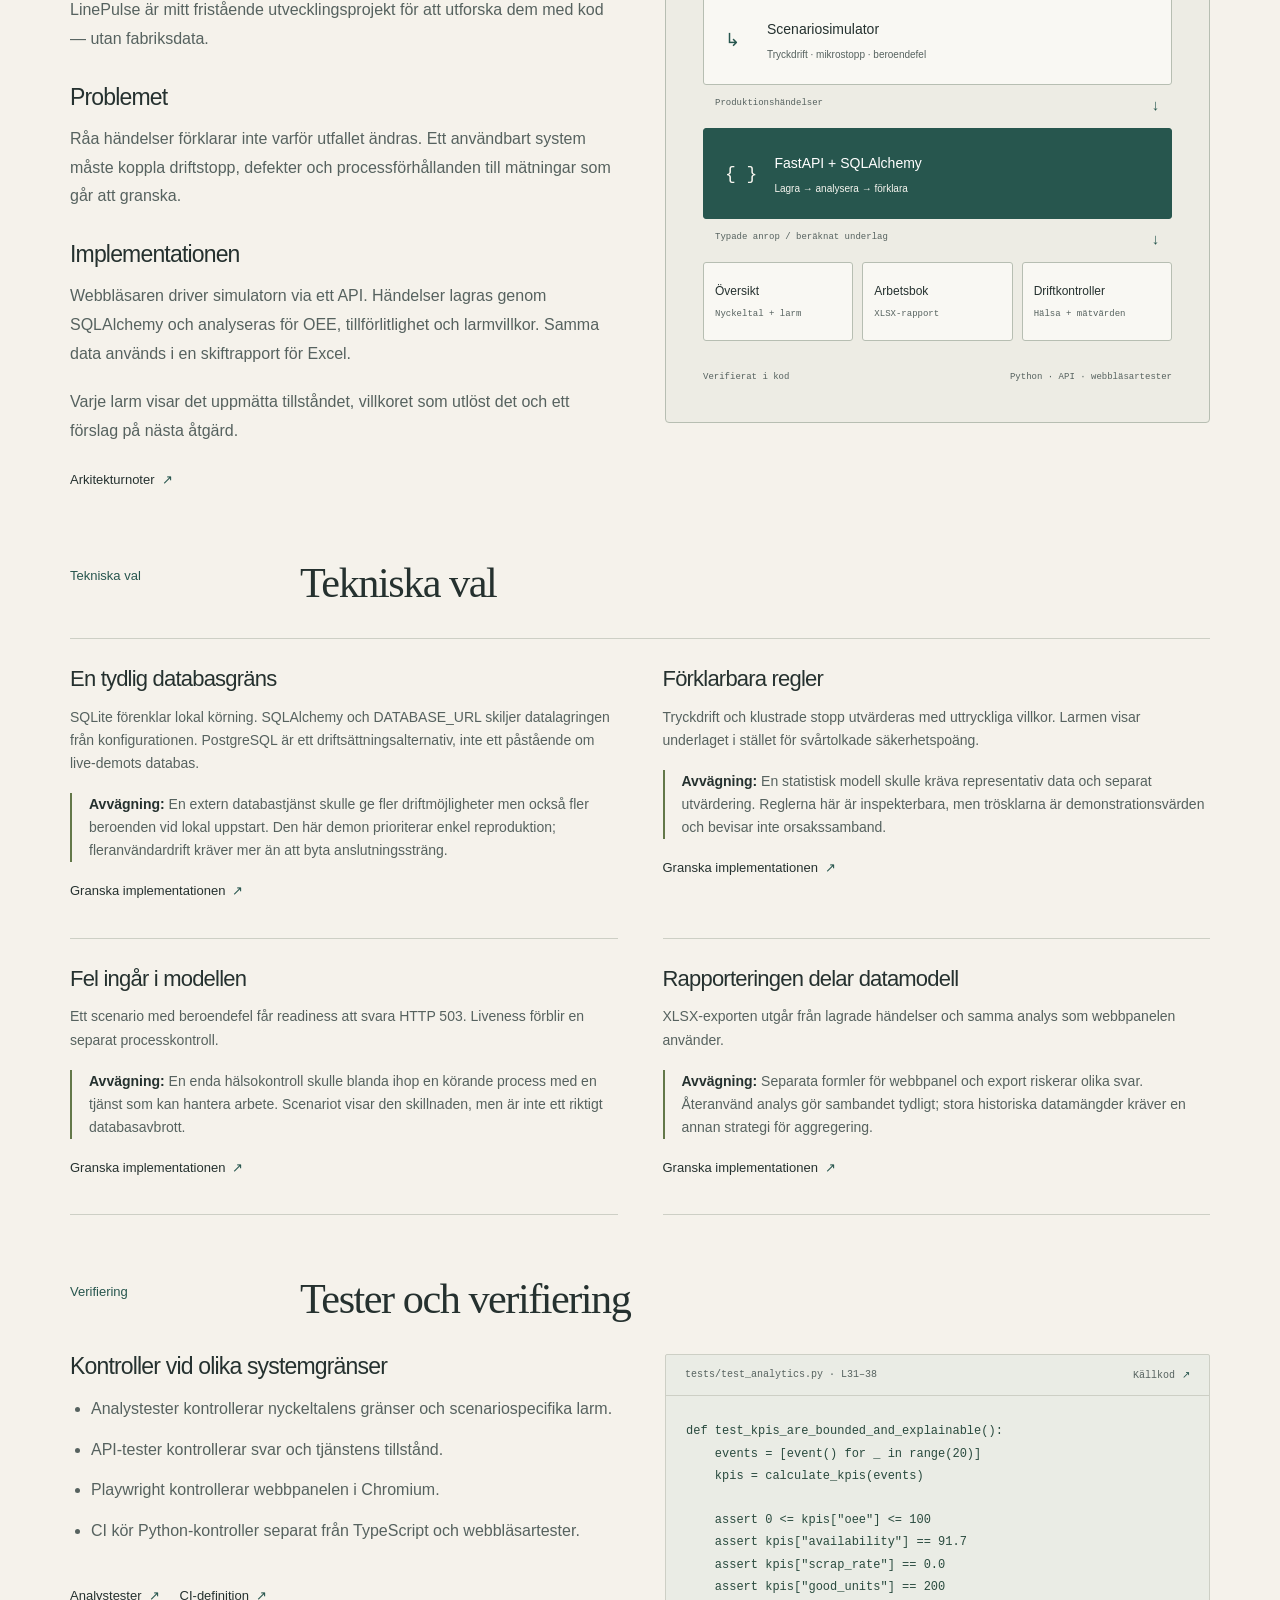
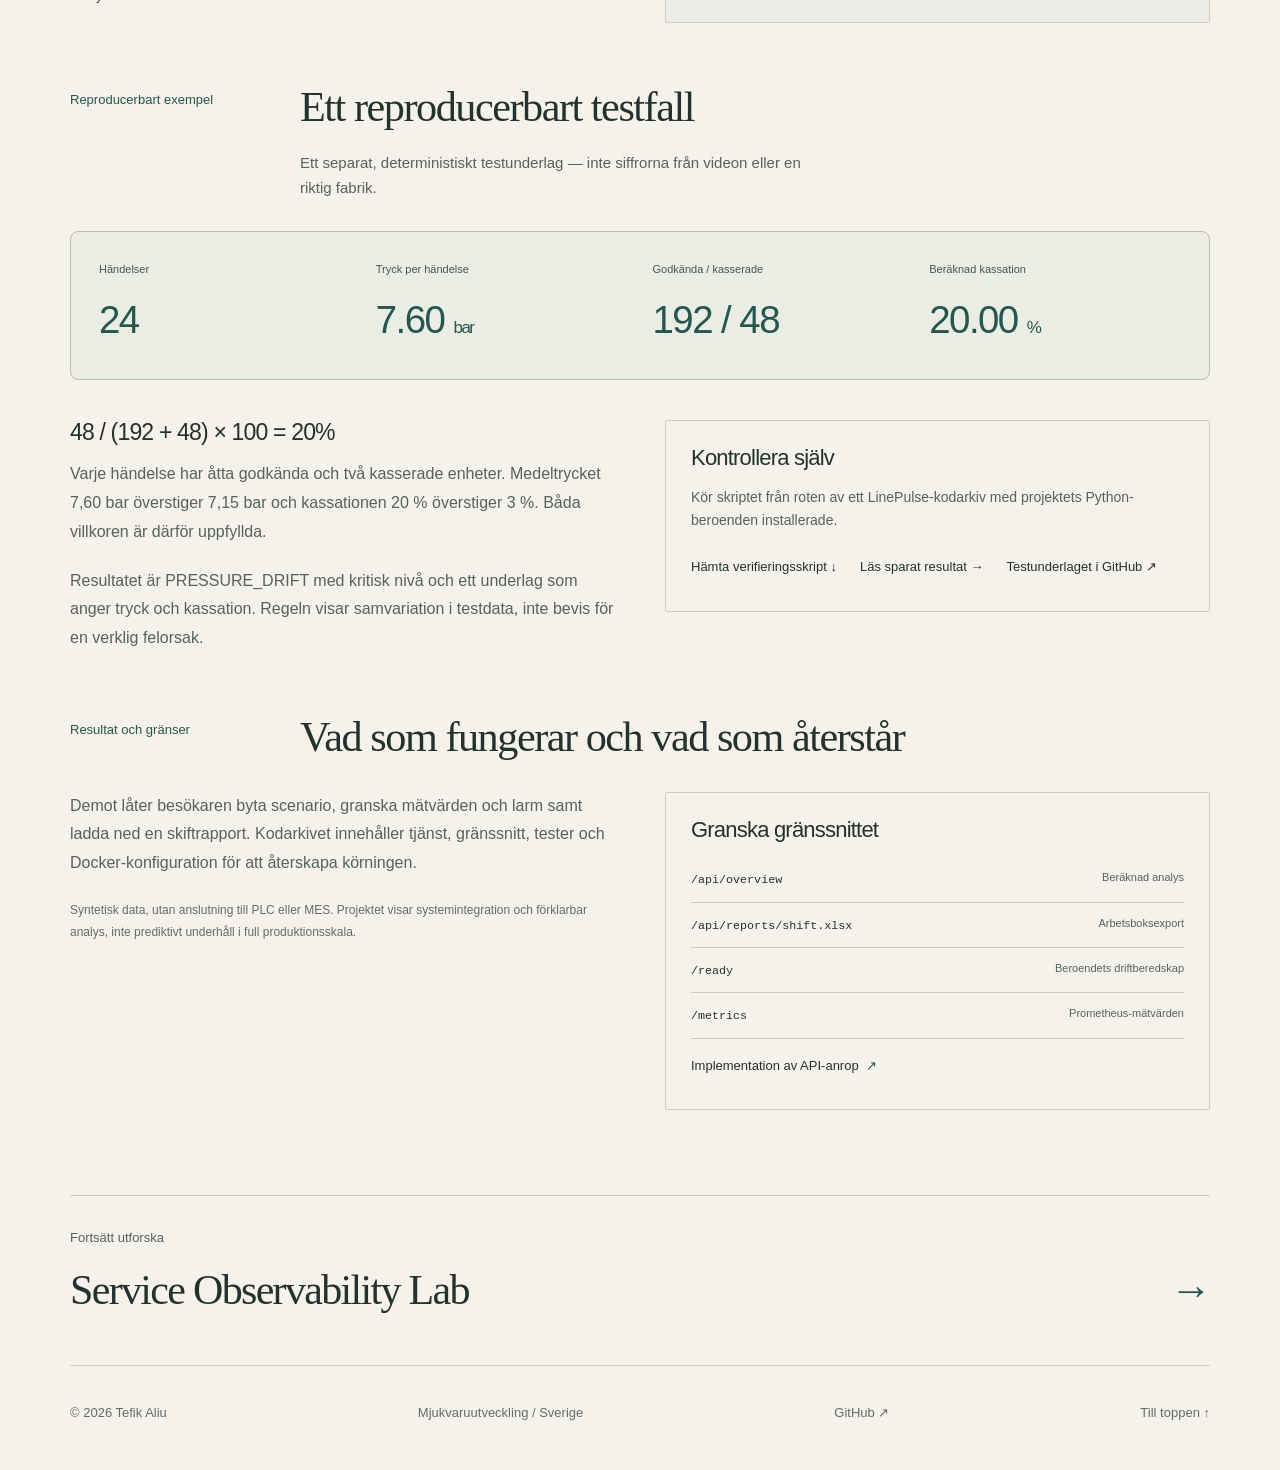
<file: linepulse.sv.html>
<!DOCTYPE html>

<html lang="sv">
  <head>
    <meta charset="utf-8">
    <meta content="width=device-width, initial-scale=1" name="viewport">
    <title>LinePulse — Teknisk fallstudie | Tefik Aliu</title>
    <meta
      content="Från simulerad tryckdrift till förklarbart larm och skiftrapport. Se en inspelad demo, tekniska avvägningar och reproducerbara testresultat."
      name="description">
    <meta content="#f5f2eb" name="theme-color">
    <link
      href="https://tefik-aliu.github.io/linepulse.sv.html"
      rel="canonical">
    <meta content="website" property="og:type">
    <meta
      content="LinePulse — Teknisk fallstudie | Tefik Aliu"
      property="og:title">
    <meta
      content="Från simulerad tryckdrift till förklarbart larm och skiftrapport. Se en inspelad demo, tekniska avvägningar och reproducerbara testresultat."
      property="og:description">
    <meta
      content="https://tefik-aliu.github.io/linepulse.sv.html"
      property="og:url">
    <meta
      content="https://tefik-aliu.github.io/assets/social-software-sv.png"
      property="og:image">
    <meta content="1200" property="og:image:width">
    <meta content="630" property="og:image:height">
    <meta
      content="Tefik Aliu — Mjukvaru- och webbutveckling. Webbapplikationer, API:er, data och automation."
      property="og:image:alt">
    <meta content="summary_large_image" name="twitter:card">
    <meta
      content="LinePulse — Teknisk fallstudie | Tefik Aliu"
      name="twitter:title">
    <meta
      content="Från simulerad tryckdrift till förklarbart larm och skiftrapport. Se en inspelad demo, tekniska avvägningar och reproducerbara testresultat."
      name="twitter:description">
    <meta
      content="https://tefik-aliu.github.io/assets/social-software-sv.png"
      name="twitter:image">
    <link href="assets/favicon.svg?v=1474bed2ae98" rel="icon" type="image/svg+xml">
    <link href="styles.css?v=105fdf5515b7" rel="stylesheet">
    <script type="application/ld+json">
      {
        "@context": "https://schema.org",
        "@type": "WebPage",
        "name": "LinePulse — Teknisk fallstudie | Tefik Aliu",
        "url": "https://tefik-aliu.github.io/linepulse.sv.html",
        "author": {
          "@type": "Person",
          "name": "Tefik Aliu",
          "url": "https://tefik-aliu.github.io/"
        },
        "inLanguage": "sv"
      }
    </script>
    <script defer src="script.js?v=a198b939de59"></script>
    <link
      href="https://tefik-aliu.github.io/linepulse.html"
      hreflang="en"
      rel="alternate">
    <link
      href="https://tefik-aliu.github.io/linepulse.sv.html"
      hreflang="sv"
      rel="alternate">
    <link
      href="https://tefik-aliu.github.io/linepulse.html"
      hreflang="x-default"
      rel="alternate">
    <link href="signature.css?v=f061ff47b524" rel="stylesheet">
    <script defer src="signature.js?v=60df9ed9895c"></script>
    <link href="linepulse-case.css?v=4eb436442821" rel="stylesheet">
  </head>
  <body>
    <a class="skip-link" href="#main">Hoppa till innehållet</a>
    <header class="site-header shell">
      <a aria-label="Tefik Aliu startsida" class="brand" href="index.sv.html"
        >Tefik Aliu</a
      >
      <span class="header-role">MJUKVARUUTVECKLARE</span>
      <button
        aria-controls="site-nav"
        aria-expanded="false"
        class="menu-button"
        hidden
        type="button"
      >
        Meny<span aria-hidden="true">+</span>
      </button>
      <nav aria-label="Huvudnavigation" class="site-nav" id="site-nav">
        <a data-section="projects" href="index.sv.html#projects">Projekt</a
        ><a data-section="engineering" href="index.sv.html#engineering"
          >Teknik</a
        ><a data-section="about" href="index.sv.html#about">Om mig</a
        ><a data-section="contact" href="index.sv.html#contact">Kontakt</a>
        <a
          class="nav-cv"
          href="assets/Tefik_Aliu_CV_SV.pdf"
          rel="noopener"
          target="_blank"
          >CV <span aria-hidden="true">↗</span></a
        >
        <a
          aria-label="Read in English"
          class="language-link"
          href="linepulse.html"
          hreflang="en"
          lang="en"
          >English</a
        >
      </nav>
    </header>
    <main id="main">
      <section class="case-hero shell" id="top">
        <a class="back-link" href="index.sv.html#projects">← Utvalda projekt</a>
        <p class="eyebrow">Fullstacksystem</p>
        <h1>LinePulse</h1>
        <div class="case-intro">
          <p>
            Jag byggde LinePulse för att undersöka frågor jag känner igen från
            glasproduktion: driftstopp, kassation och vad ett larm behöver visa.
            Det är en fristående simulator med syntetisk data.
          </p>
          <div class="case-links">
            <a
              class="button primary"
              href="https://linepulse-industrial-intelligence.onrender.com"
              rel="noopener noreferrer"
              target="_blank"
              >Öppna live-demo<span aria-hidden="true"> ↗</span></a
            ><a
              class="text-link"
              href="https://github.com/tefik-aliu/linepulse-industrial-intelligence"
              rel="noopener noreferrer"
              target="_blank"
              >Kodarkiv<span aria-hidden="true"> ↗</span></a
            ><a
              class="text-link"
              href="https://github.com/tefik-aliu/linepulse-industrial-intelligence/actions"
              rel="noopener noreferrer"
              target="_blank"
              >CI-historik<span aria-hidden="true"> ↗</span></a
            >
          </div>
        </div>
        <dl class="case-meta">
          <div>
            <dt>System</dt>
            <dd>Händelsesimulering + analys</dd>
          </div>
          <div>
            <dt>Backend</dt>
            <dd>FastAPI · SQLAlchemy · SQLite</dd>
          </div>
          <div>
            <dt>Verifiering</dt>
            <dd>Pytest · Playwright · CI</dd>
          </div>
          <div>
            <dt>Omfattning</dt>
            <dd>Syntetisk produktionsdata</dd>
          </div>
        </dl>
        <nav aria-label="På den här sidan" class="case-jump-links">
          <a href="#demo">Se demon <span aria-hidden="true">↘</span></a
          ><a href="#architecture"
            >Arkitektur <span aria-hidden="true">↘</span></a
          ><a href="#decisions"
            >Tekniska val <span aria-hidden="true">↘</span></a
          ><a href="#evidence"
            >Testresultat <span aria-hidden="true">↘</span></a
          >
        </nav>
      </section>
      <section
        aria-labelledby="demo-title"
        class="section shell case-section case-demo"
        id="demo"
      >
        <div class="section-head">
          <p class="eyebrow">Se systemet arbeta</p>
          <div>
            <h2 id="demo-title">Tryckdrift i demon</h2>
            <p>En kort, textad inspelning från den faktiska applikationen.</p>
          </div>
        </div>
        <div class="case-demo-grid">
          <figure>
            <video
              aria-label="LinePulse: tryckdrift, larm och skiftrapport"
              controls
              poster="assets/demos/linepulse-evidence.png"
              preload="none"
            >
              <source
                src="assets/demos/linepulse-story.webm"
                type="video/webm">
              <track
                default
                kind="captions"
                label="Svenska"
                src="assets/demos/linepulse-story.sv.vtt"
                srclang="sv">
              <a href="assets/demos/linepulse-story.webm">Öppna videofilen</a>
            </video>
            <figcaption>
              Lokal demo med syntetisk data. Händelserna stegas fram snabbare
              via API:t för att visa förloppet kortfattat. Utan ljud.
            </figcaption>
          </figure>
          <div class="demo-walkthrough">
            <h3>Det här ser du</h3>
            <ol>
              <li>
                <b>Utgångsläge</b>
                <p>Webbpanelen visar nyckeltal och tillgängliga scenarier.</p>
              </li>
              <li>
                <b>Pressure drift</b>
                <p>Scenariot ändras och nya simulerade händelser skapas.</p>
              </li>
              <li>
                <b>Larm med underlag</b>
                <p>Larmet visar tryck, kassation och en föreslagen kontroll.</p>
              </li>
              <li>
                <b>Rapport</b>
                <p>
                  Skiftrapporten laddas ned som XLSX från samma lagrade
                  händelser.
                </p>
              </li>
            </ol>
          </div>
        </div>
      </section>
      <section class="section shell case-section" id="architecture">
        <div class="section-head">
          <p class="eyebrow">Arkitektur</p>
          <div>
            <h2>Från händelse till rapport</h2>
          </div>
        </div>
        <div class="case-split">
          <div class="prose">
            <h3>Varför jag byggde det</h3>
            <p>
              Min bakgrund är över 20 år i glasproduktion på Saint-Gobain. Det
              gör frågor om små stopp, kassation och tydliga felsökningsunderlag
              konkreta för mig. LinePulse är mitt fristående utvecklingsprojekt
              för att utforska dem med kod — utan fabriksdata.
            </p>
            <h3>Problemet</h3>
            <p>
              Råa händelser förklarar inte varför utfallet ändras. Ett
              användbart system måste koppla driftstopp, defekter och
              processförhållanden till mätningar som går att granska.
            </p>
            <h3>Implementationen</h3>
            <p>
              Webbläsaren driver simulatorn via ett API. Händelser lagras genom
              SQLAlchemy och analyseras för OEE, tillförlitlighet och
              larmvillkor. Samma data används i en skiftrapport för Excel.
            </p>
            <p>
              Varje larm visar det uppmätta tillståndet, villkoret som utlöst
              det och ett förslag på nästa åtgärd.
            </p>
            <a
              class="text-link"
              href="https://github.com/tefik-aliu/linepulse-industrial-intelligence/blob/main/docs/architecture.md"
              rel="noopener noreferrer"
              target="_blank"
              >Arkitekturnoter<span aria-hidden="true"> ↗</span></a
            >
          </div>
          <figure class="system-figure">
            <figcaption>
              <span class="mono">SYSTEMÖVERSIKT / LINEPULSE</span
              ><span class="diagram-label">Syntetisk data</span>
            </figcaption>
            <div class="system-node source-node">
              <span aria-hidden="true" class="node-icon">↳</span>
              <div>
                <b>Scenariosimulator</b
                ><small>Tryckdrift · mikrostopp · beroendefel</small>
              </div>
            </div>
            <div class="flow-connector">
              <span>Produktionshändelser</span><span aria-hidden="true">↓</span>
            </div>
            <div class="system-node primary-node">
              <span aria-hidden="true" class="node-icon">{ }</span>
              <div>
                <b>FastAPI + SQLAlchemy</b
                ><small>Lagra → analysera → förklara</small>
              </div>
            </div>
            <div class="flow-connector">
              <span>Typade anrop / beräknat underlag</span
              ><span aria-hidden="true">↓</span>
            </div>
            <div class="system-outputs">
              <div><b>Översikt</b><small>Nyckeltal + larm</small></div>
              <div><b>Arbetsbok</b><small>XLSX-rapport</small></div>
              <div><b>Driftkontroller</b><small>Hälsa + mätvärden</small></div>
            </div>
            <div class="diagram-foot">
              <span>Verifierat i kod</span
              ><span>Python · API · webbläsartester</span>
            </div>
          </figure>
        </div>
      </section>
      <section class="section shell case-section" id="decisions">
        <div class="section-head">
          <p class="eyebrow">Tekniska val</p>
          <div>
            <h2>Tekniska val</h2>
          </div>
        </div>
        <div class="decision-grid">
          <article class="decision">
            <h3>En tydlig databasgräns</h3>
            <p>
              SQLite förenklar lokal körning. SQLAlchemy och DATABASE_URL
              skiljer datalagringen från konfigurationen. PostgreSQL är ett
              driftsättningsalternativ, inte ett påstående om live-demots
              databas.
            </p>
            <p class="decision-tradeoff">
              <strong>Avvägning:</strong> En extern databastjänst skulle ge fler
              driftmöjligheter men också fler beroenden vid lokal uppstart. Den
              här demon prioriterar enkel reproduktion; fleranvändardrift kräver
              mer än att byta anslutningssträng.
            </p>
            <a
              class="text-link"
              href="https://github.com/tefik-aliu/linepulse-industrial-intelligence/blob/main/app/database.py"
              rel="noopener noreferrer"
              target="_blank"
              >Granska implementationen<span aria-hidden="true"> ↗</span></a
            >
          </article>
          <article class="decision">
            <h3>Förklarbara regler</h3>
            <p>
              Tryckdrift och klustrade stopp utvärderas med uttryckliga villkor.
              Larmen visar underlaget i stället för svårtolkade säkerhetspoäng.
            </p>
            <p class="decision-tradeoff">
              <strong>Avvägning:</strong> En statistisk modell skulle kräva
              representativ data och separat utvärdering. Reglerna här är
              inspekterbara, men trösklarna är demonstrationsvärden och bevisar
              inte orsakssamband.
            </p>
            <a
              class="text-link"
              href="https://github.com/tefik-aliu/linepulse-industrial-intelligence/blob/main/app/analytics.py"
              rel="noopener noreferrer"
              target="_blank"
              >Granska implementationen<span aria-hidden="true"> ↗</span></a
            >
          </article>
          <article class="decision">
            <h3>Fel ingår i modellen</h3>
            <p>
              Ett scenario med beroendefel får readiness att svara HTTP 503.
              Liveness förblir en separat processkontroll.
            </p>
            <p class="decision-tradeoff">
              <strong>Avvägning:</strong> En enda hälsokontroll skulle blanda
              ihop en körande process med en tjänst som kan hantera arbete.
              Scenariot visar den skillnaden, men är inte ett riktigt
              databasavbrott.
            </p>
            <a
              class="text-link"
              href="https://github.com/tefik-aliu/linepulse-industrial-intelligence/blob/main/app/main.py"
              rel="noopener noreferrer"
              target="_blank"
              >Granska implementationen<span aria-hidden="true"> ↗</span></a
            >
          </article>
          <article class="decision">
            <h3>Rapporteringen delar datamodell</h3>
            <p>
              XLSX-exporten utgår från lagrade händelser och samma analys som
              webbpanelen använder.
            </p>
            <p class="decision-tradeoff">
              <strong>Avvägning:</strong> Separata formler för webbpanel och
              export riskerar olika svar. Återanvänd analys gör sambandet
              tydligt; stora historiska datamängder kräver en annan strategi för
              aggregering.
            </p>
            <a
              class="text-link"
              href="https://github.com/tefik-aliu/linepulse-industrial-intelligence/blob/main/app/reports.py"
              rel="noopener noreferrer"
              target="_blank"
              >Granska implementationen<span aria-hidden="true"> ↗</span></a
            >
          </article>
        </div>
      </section>
      <section class="section shell case-section" id="verification">
        <div class="section-head">
          <p class="eyebrow">Verifiering</p>
          <div>
            <h2>Tester och verifiering</h2>
          </div>
        </div>
        <div class="case-split">
          <div class="prose">
            <h3>Kontroller vid olika systemgränser</h3>
            <ul>
              <li>
                Analystester kontrollerar nyckeltalens gränser och
                scenariospecifika larm.
              </li>
              <li>API-tester kontrollerar svar och tjänstens tillstånd.</li>
              <li>Playwright kontrollerar webbpanelen i Chromium.</li>
              <li>
                CI kör Python-kontroller separat från TypeScript och
                webbläsartester.
              </li>
            </ul>
            <a
              class="text-link"
              href="https://github.com/tefik-aliu/linepulse-industrial-intelligence/blob/643350db705fd21ba02123e3877678e1073358ac/tests/test_analytics.py"
              rel="noopener noreferrer"
              target="_blank"
              >Analystester<span aria-hidden="true"> ↗</span></a
            ><a
              class="text-link"
              href="https://github.com/tefik-aliu/linepulse-industrial-intelligence/blob/main/.github/workflows/ci.yml"
              rel="noopener noreferrer"
              target="_blank"
              >CI-definition<span aria-hidden="true"> ↗</span></a
            >
          </div>
          <div class="code-proof">
            <div class="proof-header">
              <span>tests/test_analytics.py · L31–38</span
              ><a
                class="text-link"
                href="https://github.com/tefik-aliu/linepulse-industrial-intelligence/blob/643350db705fd21ba02123e3877678e1073358ac/tests/test_analytics.py#L31-L38"
                rel="noopener noreferrer"
                target="_blank"
                >Källkod<span aria-hidden="true"> ↗</span></a
              >
            </div>
            <pre
              aria-label="Kodutdrag ur tests/test_analytics.py"
              tabindex="0"
            ><code>def test_kpis_are_bounded_and_explainable():
    events = [event() for _ in range(20)]
    kpis = calculate_kpis(events)

    assert 0 &lt;= kpis["oee"] &lt;= 100
    assert kpis["availability"] == 91.7
    assert kpis["scrap_rate"] == 0.0
    assert kpis["good_units"] == 200</code></pre>
          </div>
        </div>
      </section>
      <section class="section shell case-section" id="evidence">
        <div class="section-head">
          <p class="eyebrow">Reproducerbart exempel</p>
          <div>
            <h2>Ett reproducerbart testfall</h2>
            <p>
              Ett separat, deterministiskt testunderlag — inte siffrorna från
              videon eller en riktig fabrik.
            </p>
          </div>
        </div>
        <dl class="evidence-metrics">
          <div>
            <dt>Händelser</dt>
            <dd>24</dd>
          </div>
          <div>
            <dt>Tryck per händelse</dt>
            <dd>7.60 <small>bar</small></dd>
          </div>
          <div>
            <dt>Godkända / kasserade</dt>
            <dd>192 / 48</dd>
          </div>
          <div>
            <dt>Beräknad kassation</dt>
            <dd>20.00 <small>%</small></dd>
          </div>
        </dl>
        <div class="case-split">
          <div class="prose">
            <h3>48 / (192 + 48) × 100 = 20%</h3>
            <p>
              Varje händelse har åtta godkända och två kasserade enheter.
              Medeltrycket 7,60 bar överstiger 7,15 bar och kassationen 20 %
              överstiger 3 %. Båda villkoren är därför uppfyllda.
            </p>
            <p>
              Resultatet är PRESSURE_DRIFT med kritisk nivå och ett underlag som
              anger tryck och kassation. Regeln visar samvariation i testdata,
              inte bevis för en verklig felorsak.
            </p>
          </div>
          <div class="endpoint-list">
            <h3>Kontrollera själv</h3>
            <p>
              Kör skriptet från roten av ett LinePulse-kodarkiv med projektets
              Python-beroenden installerade.
            </p>
            <div class="case-links">
              <a
                class="text-link"
                download
                href="scripts/reproduce-linepulse-evidence.py"
                >Hämta verifieringsskript ↓</a
              ><a class="text-link" href="assets/linepulse-evidence.json"
                >Läs sparat resultat →</a
              ><a
                class="text-link"
                href="https://github.com/tefik-aliu/linepulse-industrial-intelligence/blob/643350db705fd21ba02123e3877678e1073358ac/tests/test_analytics.py"
                rel="noopener noreferrer"
                target="_blank"
                >Testunderlaget i GitHub ↗</a
              >
            </div>
          </div>
        </div>
      </section>
      <section class="section shell case-section" id="result">
        <div class="section-head">
          <p class="eyebrow">Resultat och gränser</p>
          <div>
            <h2>Vad som fungerar och vad som återstår</h2>
          </div>
        </div>
        <div class="case-split">
          <div class="prose">
            <p>
              Demot låter besökaren byta scenario, granska mätvärden och larm
              samt ladda ned en skiftrapport. Kodarkivet innehåller tjänst,
              gränssnitt, tester och Docker-konfiguration för att återskapa
              körningen.
            </p>
            <p class="small-note">
              Syntetisk data, utan anslutning till PLC eller MES. Projektet
              visar systemintegration och förklarbar analys, inte prediktivt
              underhåll i full produktionsskala.
            </p>
          </div>
          <div class="endpoint-list">
            <h3>Granska gränssnittet</h3>
            <dl>
              <div>
                <dt><code>/api/overview</code></dt>
                <dd>Beräknad analys</dd>
              </div>
              <div>
                <dt><code>/api/reports/shift.xlsx</code></dt>
                <dd>Arbetsboksexport</dd>
              </div>
              <div>
                <dt><code>/ready</code></dt>
                <dd>Beroendets driftberedskap</dd>
              </div>
              <div>
                <dt><code>/metrics</code></dt>
                <dd>Prometheus-mätvärden</dd>
              </div>
            </dl>
            <a
              class="text-link"
              href="https://github.com/tefik-aliu/linepulse-industrial-intelligence/blob/main/app/main.py"
              rel="noopener noreferrer"
              target="_blank"
              >Implementation av API-anrop<span aria-hidden="true"> ↗</span></a
            >
          </div>
        </div>
      </section>
      <section class="next-project shell">
        <p class="eyebrow">Fortsätt utforska</p>
        <a class="next-link" href="service-observability-lab.sv.html"
          >Service Observability Lab<span aria-hidden="true"> →</span></a
        >
      </section>
    </main>
    <footer class="site-footer shell">
      <span>© <span id="year">2026</span> Tefik Aliu</span
      ><span>Mjukvaruutveckling / Sverige</span
      ><a href="https://github.com/tefik-aliu" rel="noopener" target="_blank"
        >GitHub ↗</a
      ><a href="#top">Till toppen ↑</a>
    </footer>
  </body>
</html>
</file>
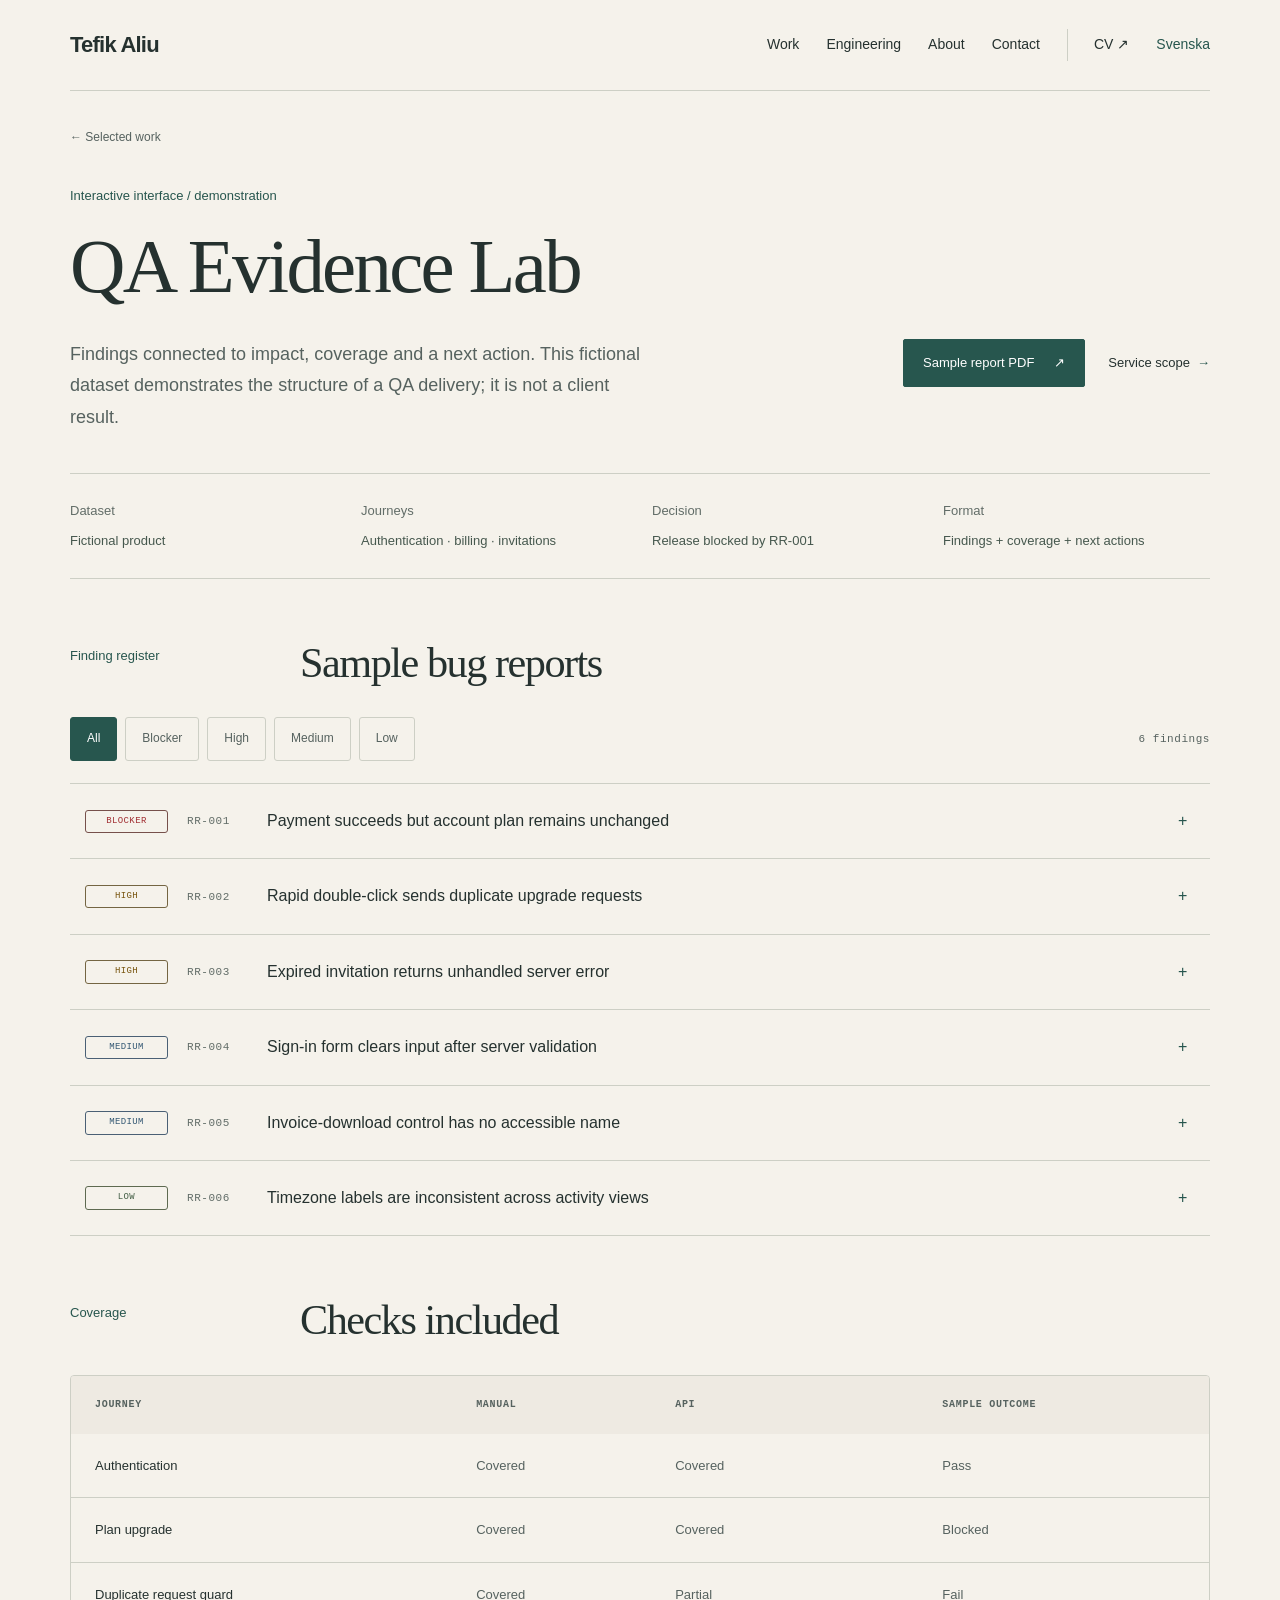
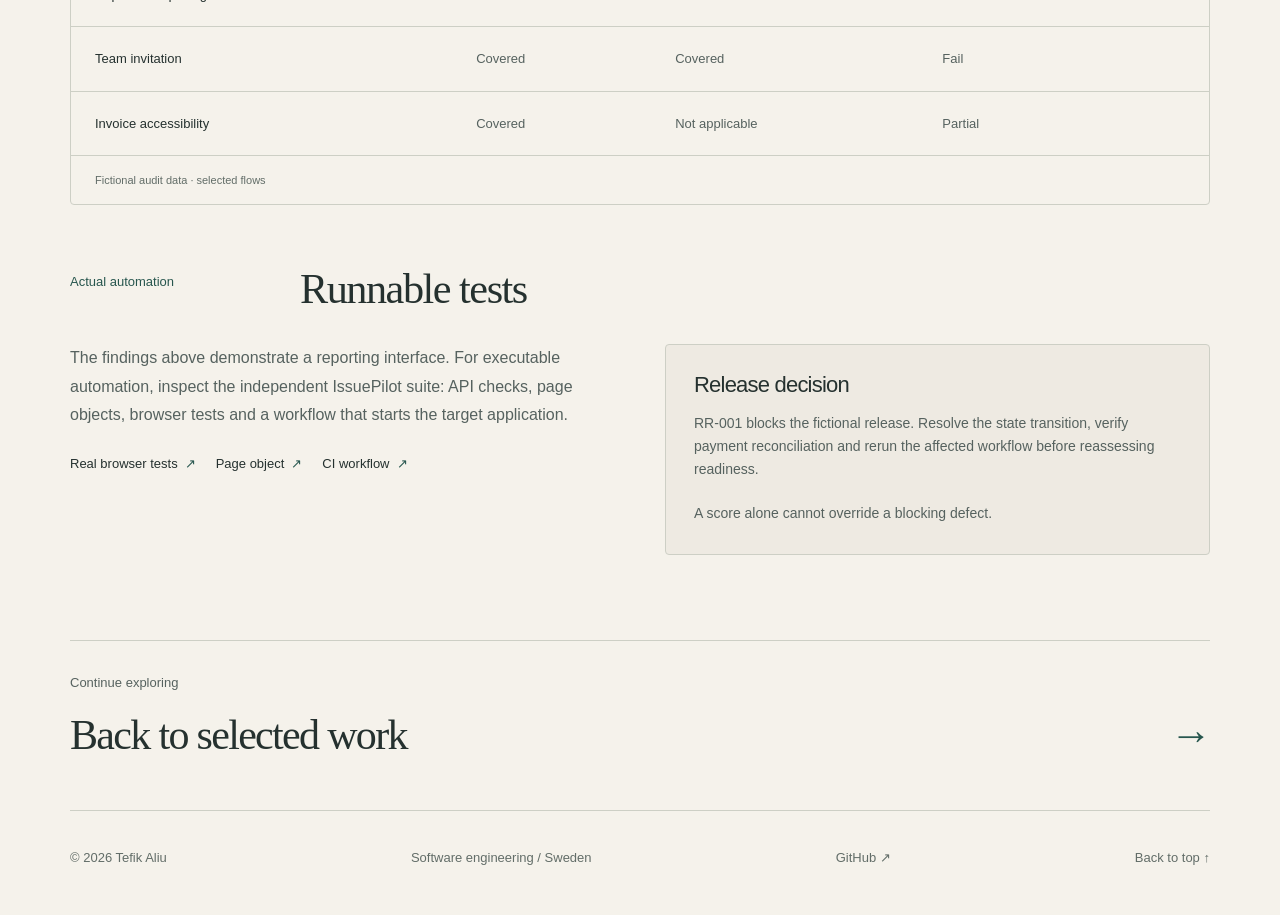
<file: qa-evidence-lab.html>
<!DOCTYPE html>

<html lang="en">
  <head>
    <meta charset="utf-8">
    <meta content="width=device-width, initial-scale=1" name="viewport">
    <title>QA Evidence Lab — Interactive Demo | Tefik Aliu</title>
    <meta
      content="Explore a fictional QA findings interface with severity filters, expandable evidence, coverage and release decisions."
      name="description">
    <meta content="#f5f2eb" name="theme-color">
    <link
      href="https://tefik-aliu.github.io/qa-evidence-lab.html"
      rel="canonical">
    <meta content="website" property="og:type">
    <meta
      content="QA Evidence Lab — Interactive Demo | Tefik Aliu"
      property="og:title">
    <meta
      content="Explore a fictional QA findings interface with severity filters, expandable evidence, coverage and release decisions."
      property="og:description">
    <meta
      content="https://tefik-aliu.github.io/qa-evidence-lab.html"
      property="og:url">
    <meta
      content="https://tefik-aliu.github.io/assets/social-software-en.png"
      property="og:image">
    <meta content="1200" property="og:image:width">
    <meta content="630" property="og:image:height">
    <meta
      content="Tefik Aliu — Software and web development. Web applications, APIs, data and automation."
      property="og:image:alt">
    <meta content="summary_large_image" name="twitter:card">
    <meta
      content="QA Evidence Lab — Interactive Demo | Tefik Aliu"
      name="twitter:title">
    <meta
      content="Explore a fictional QA findings interface with severity filters, expandable evidence, coverage and release decisions."
      name="twitter:description">
    <meta
      content="https://tefik-aliu.github.io/assets/social-software-en.png"
      name="twitter:image">
    <link href="assets/favicon.svg?v=1474bed2ae98" rel="icon" type="image/svg+xml">
    <link href="styles.css?v=105fdf5515b7" rel="stylesheet">
    <script type="application/ld+json">
      {
        "@context": "https://schema.org",
        "@type": "WebPage",
        "name": "QA Evidence Lab — Interactive Demo | Tefik Aliu",
        "url": "https://tefik-aliu.github.io/qa-evidence-lab.html",
        "author": {
          "@type": "Person",
          "name": "Tefik Aliu",
          "url": "https://tefik-aliu.github.io/"
        }
      }
    </script>
    <script defer src="script.js?v=a198b939de59"></script>
    <link
      href="https://tefik-aliu.github.io/qa-evidence-lab.html"
      hreflang="en"
      rel="alternate">
    <link
      href="https://tefik-aliu.github.io/qa-evidence-lab.sv.html"
      hreflang="sv"
      rel="alternate">
    <link
      href="https://tefik-aliu.github.io/qa-evidence-lab.html"
      hreflang="x-default"
      rel="alternate">
    <link href="signature.css?v=f061ff47b524" rel="stylesheet">
    <script defer src="signature.js?v=60df9ed9895c"></script>
  </head>
  <body>
    <a class="skip-link" href="#main">Skip to content</a>
    <header class="site-header shell">
      <a aria-label="Tefik Aliu home" class="brand" href="index.html"
        >Tefik Aliu</a
      >
      <span class="header-role">SOFTWARE ENGINEER</span>
      <button
        aria-controls="site-nav"
        aria-expanded="false"
        class="menu-button"
        hidden
        type="button"
      >
        Menu <span aria-hidden="true">+</span>
      </button>
      <nav aria-label="Primary navigation" class="site-nav" id="site-nav">
        <a data-section="projects" href="index.html#projects">Work</a
        ><a data-section="engineering" href="index.html#engineering"
          >Engineering</a
        ><a data-section="about" href="index.html#about">About</a
        ><a data-section="contact" href="index.html#contact">Contact</a>
        <a
          class="nav-cv"
          href="assets/Tefik_Aliu_CV.pdf"
          rel="noopener"
          target="_blank"
          >CV <span aria-hidden="true">↗</span></a
        >
        <a
          aria-label="Läs på svenska"
          class="language-link"
          href="qa-evidence-lab.sv.html"
          hreflang="sv"
          lang="sv"
          >Svenska</a
        >
      </nav>
    </header>
    <main id="main">
      <section class="case-hero shell" id="top">
        <a class="back-link" href="index.html#projects">← Selected work</a>
        <p class="eyebrow">Interactive interface / demonstration</p>
        <h1>QA Evidence Lab</h1>
        <div class="case-intro">
          <p>
            Findings connected to impact, coverage and a next action. This
            fictional dataset demonstrates the structure of a QA delivery; it is
            not a client result.
          </p>
          <div class="case-links">
            <a
              class="button primary"
              href="assets/Tefik_Aliu_Sample_QA_Audit_Report.pdf"
              >Sample report PDF<span aria-hidden="true"> ↗</span></a
            ><a class="text-link" href="release-rescue.html"
              >Service scope<span aria-hidden="true"> →</span></a
            >
          </div>
        </div>
        <dl class="case-meta">
          <div>
            <dt>Dataset</dt>
            <dd>Fictional product</dd>
          </div>
          <div>
            <dt>Journeys</dt>
            <dd>Authentication · billing · invitations</dd>
          </div>
          <div>
            <dt>Decision</dt>
            <dd>Release blocked by RR-001</dd>
          </div>
          <div>
            <dt>Format</dt>
            <dd>Findings + coverage + next actions</dd>
          </div>
        </dl>
      </section>
      <section class="section shell case-section" id="findings">
        <div class="section-head">
          <p class="eyebrow">Finding register</p>
          <div>
            <h2>Sample bug reports</h2>
          </div>
        </div>
        <div class="findings-toolbar" hidden>
          <div aria-label="Filter by severity" class="filters" role="group">
            <button aria-pressed="true" data-filter="all" type="button">
              All</button
            ><button aria-pressed="false" data-filter="blocker" type="button">
              Blocker</button
            ><button aria-pressed="false" data-filter="high" type="button">
              High</button
            ><button aria-pressed="false" data-filter="medium" type="button">
              Medium</button
            ><button aria-pressed="false" data-filter="low" type="button">
              Low
            </button>
          </div>
          <p class="mono" id="finding-count" role="status">6 findings</p>
        </div>
        <div class="findings">
          <details class="finding-detail" data-severity="blocker">
            <summary>
              <span class="severity blocker">blocker</span
              ><span class="mono finding-id">RR-001</span
              ><strong
                >Payment succeeds but account plan remains unchanged</strong
              ><span aria-hidden="true" class="expand-symbol">+</span>
            </summary>
            <dl>
              <div>
                <dt>Flow</dt>
                <dd>Plan upgrade</dd>
              </div>
              <div>
                <dt>Impact</dt>
                <dd>
                  Revenue loss, support load and immediate customer-trust risk.
                </dd>
              </div>
              <div>
                <dt>Observed result</dt>
                <dd>
                  The payment API returns success, but the user remains on
                  Starter after refresh.
                </dd>
              </div>
              <div>
                <dt>Next action</dt>
                <dd>
                  Block release. Verify state transition, webhook handling and
                  end-to-end reconciliation.
                </dd>
              </div>
            </dl>
          </details>
          <details class="finding-detail" data-severity="high">
            <summary>
              <span class="severity high">high</span
              ><span class="mono finding-id">RR-002</span
              ><strong
                >Rapid double-click sends duplicate upgrade requests</strong
              ><span aria-hidden="true" class="expand-symbol">+</span>
            </summary>
            <dl>
              <div>
                <dt>Flow</dt>
                <dd>Plan upgrade</dd>
              </div>
              <div>
                <dt>Impact</dt>
                <dd>
                  Potential duplicate charges or duplicate subscription
                  operations.
                </dd>
              </div>
              <div>
                <dt>Observed result</dt>
                <dd>
                  Two POST requests are created before the first response
                  disables the action.
                </dd>
              </div>
              <div>
                <dt>Next action</dt>
                <dd>
                  Disable immediately, add idempotency and cover the behaviour
                  in regression automation.
                </dd>
              </div>
            </dl>
          </details>
          <details class="finding-detail" data-severity="high">
            <summary>
              <span class="severity high">high</span
              ><span class="mono finding-id">RR-003</span
              ><strong>Expired invitation returns unhandled server error</strong
              ><span aria-hidden="true" class="expand-symbol">+</span>
            </summary>
            <dl>
              <div>
                <dt>Flow</dt>
                <dd>Team invitation</dd>
              </div>
              <div>
                <dt>Impact</dt>
                <dd>
                  Users cannot recover and support receives a technical 500
                  response.
                </dd>
              </div>
              <div>
                <dt>Observed result</dt>
                <dd>
                  The API returns 500 and the interface shows a generic failure
                  state.
                </dd>
              </div>
              <div>
                <dt>Next action</dt>
                <dd>
                  Return an explicit expired-token response and a clear recovery
                  path.
                </dd>
              </div>
            </dl>
          </details>
          <details class="finding-detail" data-severity="medium">
            <summary>
              <span class="severity medium">medium</span
              ><span class="mono finding-id">RR-004</span
              ><strong>Sign-in form clears input after server validation</strong
              ><span aria-hidden="true" class="expand-symbol">+</span>
            </summary>
            <dl>
              <div>
                <dt>Flow</dt>
                <dd>Authentication</dd>
              </div>
              <div>
                <dt>Impact</dt>
                <dd>Unnecessary friction and repeated data entry.</dd>
              </div>
              <div>
                <dt>Observed result</dt>
                <dd>
                  Both fields are cleared after an incorrect-password response.
                </dd>
              </div>
              <div>
                <dt>Next action</dt>
                <dd>
                  Preserve the email and focus the password field with a useful
                  error.
                </dd>
              </div>
            </dl>
          </details>
          <details class="finding-detail" data-severity="medium">
            <summary>
              <span class="severity medium">medium</span
              ><span class="mono finding-id">RR-005</span
              ><strong>Invoice-download control has no accessible name</strong
              ><span aria-hidden="true" class="expand-symbol">+</span>
            </summary>
            <dl>
              <div>
                <dt>Flow</dt>
                <dd>Billing history</dd>
              </div>
              <div>
                <dt>Impact</dt>
                <dd>
                  Assistive-technology users cannot identify the action
                  reliably.
                </dd>
              </div>
              <div>
                <dt>Observed result</dt>
                <dd>The icon-only control exposes no accessible label.</dd>
              </div>
              <div>
                <dt>Next action</dt>
                <dd>
                  Add a meaningful accessible name and include it in acceptance
                  criteria.
                </dd>
              </div>
            </dl>
          </details>
          <details class="finding-detail" data-severity="low">
            <summary>
              <span class="severity low">low</span
              ><span class="mono finding-id">RR-006</span
              ><strong
                >Timezone labels are inconsistent across activity views</strong
              ><span aria-hidden="true" class="expand-symbol">+</span>
            </summary>
            <dl>
              <div>
                <dt>Flow</dt>
                <dd>Account activity</dd>
              </div>
              <div>
                <dt>Impact</dt>
                <dd>Minor interpretation risk for distributed teams.</dd>
              </div>
              <div>
                <dt>Observed result</dt>
                <dd>
                  One view shows UTC while another uses local time without a
                  label.
                </dd>
              </div>
              <div>
                <dt>Next action</dt>
                <dd>
                  Standardise the display and show the timezone explicitly.
                </dd>
              </div>
            </dl>
          </details>
        </div>
      </section>
      <section class="section shell case-section" id="coverage">
        <div class="section-head">
          <p class="eyebrow">Coverage</p>
          <div>
            <h2>Checks included</h2>
          </div>
        </div>
        <section
          aria-label="Demonstration test coverage"
          class="table-wrap"
          tabindex="0"
        >
          <table>
            <caption>
              Fictional audit data · selected flows
            </caption>
            <thead>
              <tr>
                <th scope="col">Journey</th>
                <th scope="col">Manual</th>
                <th scope="col">API</th>
                <th scope="col">Sample outcome</th>
              </tr>
            </thead>
            <tbody>
              <tr>
                <th scope="row">Authentication</th>
                <td>Covered</td>
                <td>Covered</td>
                <td>Pass</td>
              </tr>
              <tr>
                <th scope="row">Plan upgrade</th>
                <td>Covered</td>
                <td>Covered</td>
                <td>Blocked</td>
              </tr>
              <tr>
                <th scope="row">Duplicate request guard</th>
                <td>Covered</td>
                <td>Partial</td>
                <td>Fail</td>
              </tr>
              <tr>
                <th scope="row">Team invitation</th>
                <td>Covered</td>
                <td>Covered</td>
                <td>Fail</td>
              </tr>
              <tr>
                <th scope="row">Invoice accessibility</th>
                <td>Covered</td>
                <td>Not applicable</td>
                <td>Partial</td>
              </tr>
            </tbody>
          </table>
        </section>
      </section>
      <section class="section shell case-section" id="automation">
        <div class="section-head">
          <p class="eyebrow">Actual automation</p>
          <div>
            <h2>Runnable tests</h2>
          </div>
        </div>
        <div class="case-split">
          <div class="prose">
            <p>
              The findings above demonstrate a reporting interface. For
              executable automation, inspect the independent IssuePilot suite:
              API checks, page objects, browser tests and a workflow that starts
              the target application.
            </p>
            <a
              class="text-link"
              href="https://github.com/tefik-aliu/issuepilot-qa-automation/blob/main/tests/test_ui.py"
              rel="noopener noreferrer"
              target="_blank"
              >Real browser tests<span aria-hidden="true"> ↗</span></a
            ><a
              class="text-link"
              href="https://github.com/tefik-aliu/issuepilot-qa-automation/blob/main/pages/issuepilot_page.py"
              rel="noopener noreferrer"
              target="_blank"
              >Page object<span aria-hidden="true"> ↗</span></a
            ><a
              class="text-link"
              href="https://github.com/tefik-aliu/issuepilot-qa-automation/blob/main/.github/workflows/qa.yml"
              rel="noopener noreferrer"
              target="_blank"
              >CI workflow<span aria-hidden="true"> ↗</span></a
            >
          </div>
          <div class="decision">
            <h3>Release decision</h3>
            <p>
              RR-001 blocks the fictional release. Resolve the state transition,
              verify payment reconciliation and rerun the affected workflow
              before reassessing readiness.
            </p>
            <p class="small-note">
              A score alone cannot override a blocking defect.
            </p>
          </div>
        </div>
      </section>
      <section class="next-project shell">
        <p class="eyebrow">Continue exploring</p>
        <a class="next-link" href="index.html#projects"
          >Back to selected work<span aria-hidden="true"> →</span></a
        >
      </section>
    </main>
    <footer class="site-footer shell">
      <span>© <span id="year">2026</span> Tefik Aliu</span
      ><span>Software engineering / Sweden</span
      ><a href="https://github.com/tefik-aliu" rel="noopener" target="_blank"
        >GitHub ↗</a
      ><a href="#top">Back to top ↑</a>
    </footer>
  </body>
</html>
</file>
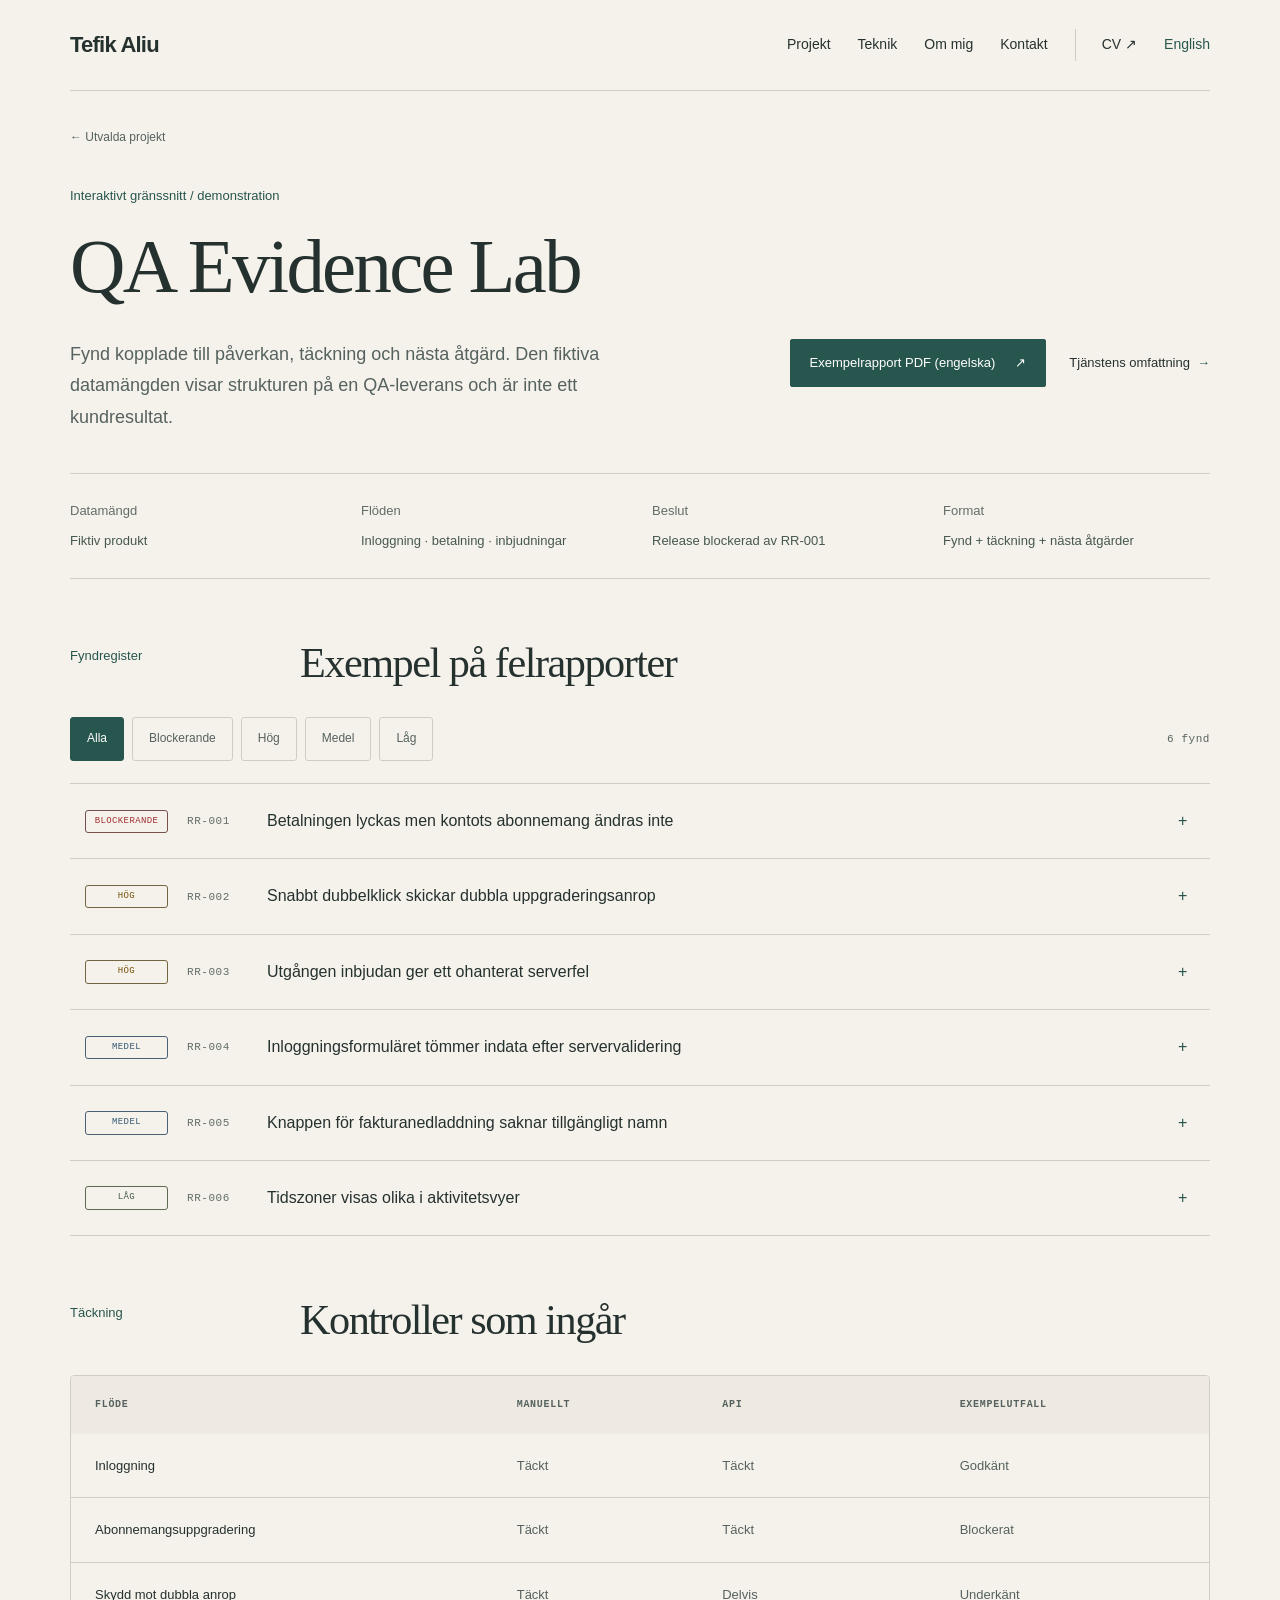
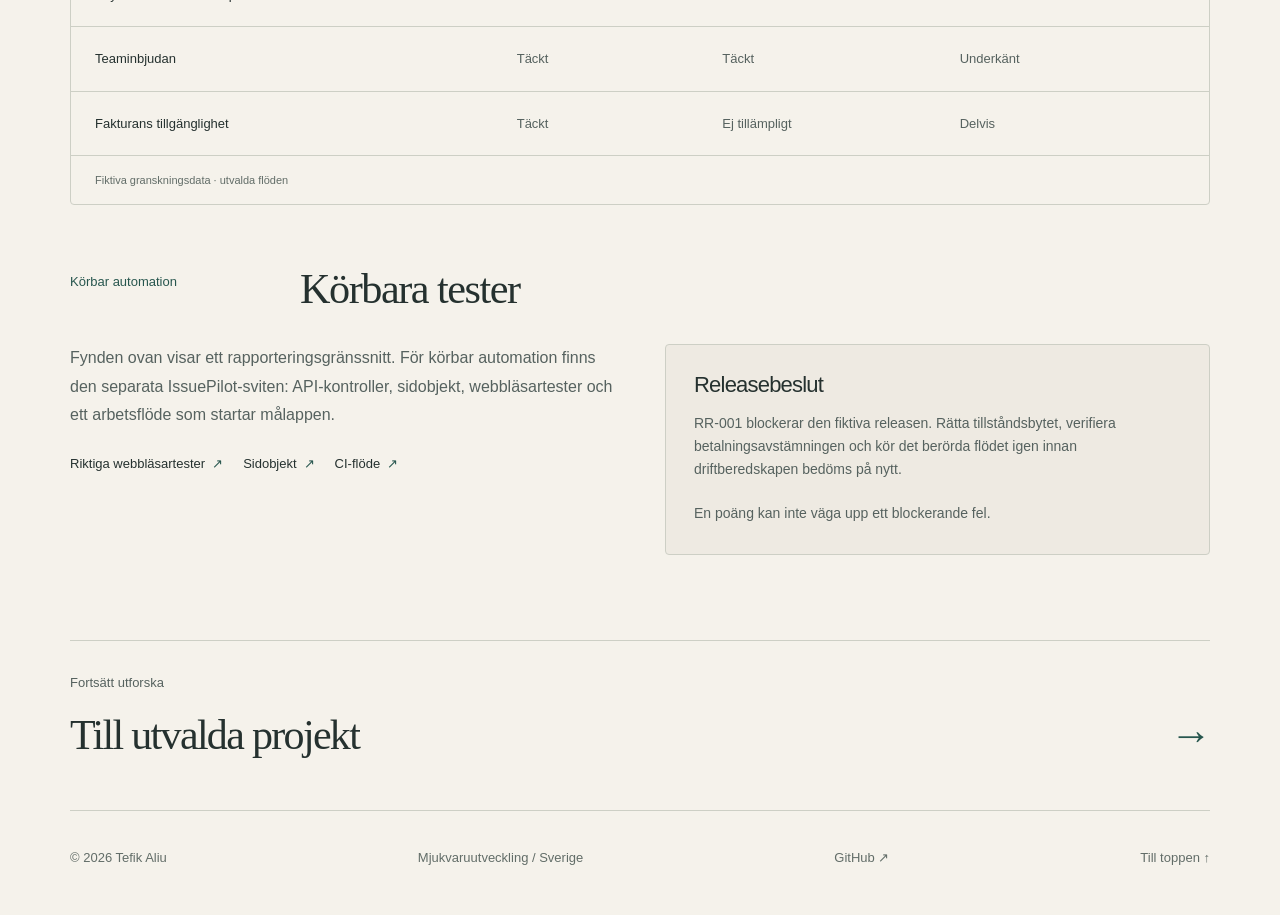
<file: qa-evidence-lab.sv.html>
<!DOCTYPE html>

<html lang="sv">
  <head>
    <meta charset="utf-8">
    <meta content="width=device-width, initial-scale=1" name="viewport">
    <title>QA Evidence Lab — Interaktiv demo | Tefik Aliu</title>
    <meta
      content="QA Evidence Lab — Interaktiv demo. Implementation, tekniska val och verifiering i Tefik Alius portfolio."
      name="description">
    <meta content="#f5f2eb" name="theme-color">
    <link
      href="https://tefik-aliu.github.io/qa-evidence-lab.sv.html"
      rel="canonical">
    <meta content="website" property="og:type">
    <meta
      content="QA Evidence Lab — Interaktiv demo | Tefik Aliu"
      property="og:title">
    <meta
      content="QA Evidence Lab — Interaktiv demo. Implementation, tekniska val och verifiering i Tefik Alius portfolio."
      property="og:description">
    <meta
      content="https://tefik-aliu.github.io/qa-evidence-lab.sv.html"
      property="og:url">
    <meta
      content="https://tefik-aliu.github.io/assets/social-software-sv.png"
      property="og:image">
    <meta content="1200" property="og:image:width">
    <meta content="630" property="og:image:height">
    <meta
      content="Tefik Aliu — Mjukvaru- och webbutveckling. Webbapplikationer, API:er, data och automation."
      property="og:image:alt">
    <meta content="summary_large_image" name="twitter:card">
    <meta
      content="QA Evidence Lab — Interaktiv demo | Tefik Aliu"
      name="twitter:title">
    <meta
      content="QA Evidence Lab — Interaktiv demo. Implementation, tekniska val och verifiering i Tefik Alius portfolio."
      name="twitter:description">
    <meta
      content="https://tefik-aliu.github.io/assets/social-software-sv.png"
      name="twitter:image">
    <link href="assets/favicon.svg?v=1474bed2ae98" rel="icon" type="image/svg+xml">
    <link href="styles.css?v=105fdf5515b7" rel="stylesheet">
    <script type="application/ld+json">
      {
        "@context": "https://schema.org",
        "@type": "WebPage",
        "name": "QA Evidence Lab — Interactive Demo | Tefik Aliu",
        "url": "https://tefik-aliu.github.io/qa-evidence-lab.html",
        "author": {
          "@type": "Person",
          "name": "Tefik Aliu",
          "url": "https://tefik-aliu.github.io/"
        },
        "inLanguage": "sv"
      }
    </script>
    <script defer src="script.js?v=a198b939de59"></script>
    <link
      href="https://tefik-aliu.github.io/qa-evidence-lab.html"
      hreflang="en"
      rel="alternate">
    <link
      href="https://tefik-aliu.github.io/qa-evidence-lab.sv.html"
      hreflang="sv"
      rel="alternate">
    <link
      href="https://tefik-aliu.github.io/qa-evidence-lab.html"
      hreflang="x-default"
      rel="alternate">
    <link href="signature.css?v=f061ff47b524" rel="stylesheet">
    <script defer src="signature.js?v=60df9ed9895c"></script>
  </head>
  <body>
    <a class="skip-link" href="#main">Hoppa till innehållet</a>
    <header class="site-header shell">
      <a aria-label="Tefik Aliu startsida" class="brand" href="index.sv.html"
        >Tefik Aliu</a
      >
      <span class="header-role">MJUKVARUUTVECKLARE</span>
      <button
        aria-controls="site-nav"
        aria-expanded="false"
        class="menu-button"
        hidden
        type="button"
      >
        Meny<span aria-hidden="true">+</span>
      </button>
      <nav aria-label="Huvudnavigation" class="site-nav" id="site-nav">
        <a data-section="projects" href="index.sv.html#projects">Projekt</a
        ><a data-section="engineering" href="index.sv.html#engineering"
          >Teknik</a
        ><a data-section="about" href="index.sv.html#about">Om mig</a
        ><a data-section="contact" href="index.sv.html#contact">Kontakt</a>
        <a
          class="nav-cv"
          href="assets/Tefik_Aliu_CV_SV.pdf"
          rel="noopener"
          target="_blank"
          >CV <span aria-hidden="true">↗</span></a
        >
        <a
          aria-label="Read in English"
          class="language-link"
          href="qa-evidence-lab.html"
          hreflang="en"
          lang="en"
          >English</a
        >
      </nav>
    </header>
    <main id="main">
      <section class="case-hero shell" id="top">
        <a class="back-link" href="index.sv.html#projects">← Utvalda projekt</a>
        <p class="eyebrow">Interaktivt gränssnitt / demonstration</p>
        <h1>QA Evidence Lab</h1>
        <div class="case-intro">
          <p>
            Fynd kopplade till påverkan, täckning och nästa åtgärd. Den fiktiva
            datamängden visar strukturen på en QA-leverans och är inte ett
            kundresultat.
          </p>
          <div class="case-links">
            <a
              class="button primary"
              href="assets/Tefik_Aliu_Sample_QA_Audit_Report.pdf"
              >Exempelrapport PDF (engelska)<span aria-hidden="true">
                ↗</span
              ></a
            ><a class="text-link" href="release-rescue.sv.html"
              >Tjänstens omfattning<span aria-hidden="true"> →</span></a
            >
          </div>
        </div>
        <dl class="case-meta">
          <div>
            <dt>Datamängd</dt>
            <dd>Fiktiv produkt</dd>
          </div>
          <div>
            <dt>Flöden</dt>
            <dd>Inloggning · betalning · inbjudningar</dd>
          </div>
          <div>
            <dt>Beslut</dt>
            <dd>Release blockerad av RR-001</dd>
          </div>
          <div>
            <dt>Format</dt>
            <dd>Fynd + täckning + nästa åtgärder</dd>
          </div>
        </dl>
      </section>
      <section class="section shell case-section" id="findings">
        <div class="section-head">
          <p class="eyebrow">Fyndregister</p>
          <div>
            <h2>Exempel på felrapporter</h2>
          </div>
        </div>
        <div class="findings-toolbar" hidden>
          <div
            aria-label="Filtrera efter allvarlighetsgrad"
            class="filters"
            role="group"
          >
            <button aria-pressed="true" data-filter="all" type="button">
              Alla</button
            ><button aria-pressed="false" data-filter="blocker" type="button">
              Blockerande</button
            ><button aria-pressed="false" data-filter="high" type="button">
              Hög</button
            ><button aria-pressed="false" data-filter="medium" type="button">
              Medel</button
            ><button aria-pressed="false" data-filter="low" type="button">
              Låg
            </button>
          </div>
          <p class="mono" id="finding-count" role="status">6 fynd</p>
        </div>
        <div class="findings">
          <details class="finding-detail" data-severity="blocker">
            <summary>
              <span class="severity blocker">blockerande</span
              ><span class="mono finding-id">RR-001</span
              ><strong
                >Betalningen lyckas men kontots abonnemang ändras inte</strong
              ><span aria-hidden="true" class="expand-symbol">+</span>
            </summary>
            <dl>
              <div>
                <dt>Flöde</dt>
                <dd>Abonnemangsuppgradering</dd>
              </div>
              <div>
                <dt>Påverkan</dt>
                <dd>
                  Intäktsbortfall, fler supportärenden och direkt risk för
                  kundernas förtroende.
                </dd>
              </div>
              <div>
                <dt>Observerat resultat</dt>
                <dd>
                  Betalnings-API:t svarar med framgång men användaren står kvar
                  på Starter efter omladdning.
                </dd>
              </div>
              <div>
                <dt>Nästa åtgärd</dt>
                <dd>
                  Blockera releasen. Kontrollera tillståndsbyte,
                  webhook-hantering och avstämning genom hela flödet.
                </dd>
              </div>
            </dl>
          </details>
          <details class="finding-detail" data-severity="high">
            <summary>
              <span class="severity high">hög</span
              ><span class="mono finding-id">RR-002</span
              ><strong
                >Snabbt dubbelklick skickar dubbla uppgraderingsanrop</strong
              ><span aria-hidden="true" class="expand-symbol">+</span>
            </summary>
            <dl>
              <div>
                <dt>Flöde</dt>
                <dd>Abonnemangsuppgradering</dd>
              </div>
              <div>
                <dt>Påverkan</dt>
                <dd>
                  Risk för dubbla debiteringar eller dubbla
                  abonnemangsändringar.
                </dd>
              </div>
              <div>
                <dt>Observerat resultat</dt>
                <dd>
                  Två POST-anrop skickas innan det första svaret inaktiverar
                  knappen.
                </dd>
              </div>
              <div>
                <dt>Nästa åtgärd</dt>
                <dd>
                  Inaktivera direkt, lägg till idempotens och täck beteendet med
                  regressionstester.
                </dd>
              </div>
            </dl>
          </details>
          <details class="finding-detail" data-severity="high">
            <summary>
              <span class="severity high">hög</span
              ><span class="mono finding-id">RR-003</span
              ><strong>Utgången inbjudan ger ett ohanterat serverfel</strong
              ><span aria-hidden="true" class="expand-symbol">+</span>
            </summary>
            <dl>
              <div>
                <dt>Flöde</dt>
                <dd>Teaminbjudan</dd>
              </div>
              <div>
                <dt>Påverkan</dt>
                <dd>
                  Användaren saknar väg vidare och supporten får ett tekniskt
                  500-svar.
                </dd>
              </div>
              <div>
                <dt>Observerat resultat</dt>
                <dd>
                  API:t svarar 500 och gränssnittet visar ett generiskt fel.
                </dd>
              </div>
              <div>
                <dt>Nästa åtgärd</dt>
                <dd>
                  Svara uttryckligen att token har gått ut och visa en tydlig
                  väg vidare.
                </dd>
              </div>
            </dl>
          </details>
          <details class="finding-detail" data-severity="medium">
            <summary>
              <span class="severity medium">medel</span
              ><span class="mono finding-id">RR-004</span
              ><strong
                >Inloggningsformuläret tömmer indata efter
                servervalidering</strong
              ><span aria-hidden="true" class="expand-symbol">+</span>
            </summary>
            <dl>
              <div>
                <dt>Flöde</dt>
                <dd>Inloggning</dd>
              </div>
              <div>
                <dt>Påverkan</dt>
                <dd>Onödig friktion och upprepad inmatning.</dd>
              </div>
              <div>
                <dt>Observerat resultat</dt>
                <dd>Båda fälten töms efter ett svar om fel lösenord.</dd>
              </div>
              <div>
                <dt>Nästa åtgärd</dt>
                <dd>
                  Behåll e-postadressen och fokusera lösenordsfältet med ett
                  användbart felmeddelande.
                </dd>
              </div>
            </dl>
          </details>
          <details class="finding-detail" data-severity="medium">
            <summary>
              <span class="severity medium">medel</span
              ><span class="mono finding-id">RR-005</span
              ><strong
                >Knappen för fakturanedladdning saknar tillgängligt namn</strong
              ><span aria-hidden="true" class="expand-symbol">+</span>
            </summary>
            <dl>
              <div>
                <dt>Flöde</dt>
                <dd>Fakturahistorik</dd>
              </div>
              <div>
                <dt>Påverkan</dt>
                <dd>
                  Användare med hjälpmedel kan inte säkert identifiera åtgärden.
                </dd>
              </div>
              <div>
                <dt>Observerat resultat</dt>
                <dd>Kontrollen visar bara en ikon utan tillgänglig etikett.</dd>
              </div>
              <div>
                <dt>Nästa åtgärd</dt>
                <dd>
                  Lägg till ett meningsfullt tillgängligt namn och inkludera det
                  i acceptanskriterierna.
                </dd>
              </div>
            </dl>
          </details>
          <details class="finding-detail" data-severity="low">
            <summary>
              <span class="severity low">låg</span
              ><span class="mono finding-id">RR-006</span
              ><strong>Tidszoner visas olika i aktivitetsvyer</strong
              ><span aria-hidden="true" class="expand-symbol">+</span>
            </summary>
            <dl>
              <div>
                <dt>Flöde</dt>
                <dd>Kontoaktivitet</dd>
              </div>
              <div>
                <dt>Påverkan</dt>
                <dd>Mindre tolkningsrisk för distribuerade team.</dd>
              </div>
              <div>
                <dt>Observerat resultat</dt>
                <dd>En vy visar UTC, en annan lokal tid utan etikett.</dd>
              </div>
              <div>
                <dt>Nästa åtgärd</dt>
                <dd>
                  Standardisera visningen och ange tidszonen uttryckligen.
                </dd>
              </div>
            </dl>
          </details>
        </div>
      </section>
      <section class="section shell case-section" id="coverage">
        <div class="section-head">
          <p class="eyebrow">Täckning</p>
          <div>
            <h2>Kontroller som ingår</h2>
          </div>
        </div>
        <section
          aria-label="Demonstrationens testtäckning"
          class="table-wrap"
          tabindex="0"
        >
          <table>
            <caption>
              Fiktiva granskningsdata · utvalda flöden
            </caption>
            <thead>
              <tr>
                <th scope="col">Flöde</th>
                <th scope="col">Manuellt</th>
                <th scope="col">API</th>
                <th scope="col">Exempelutfall</th>
              </tr>
            </thead>
            <tbody>
              <tr>
                <th scope="row">Inloggning</th>
                <td>Täckt</td>
                <td>Täckt</td>
                <td>Godkänt</td>
              </tr>
              <tr>
                <th scope="row">Abonnemangsuppgradering</th>
                <td>Täckt</td>
                <td>Täckt</td>
                <td>Blockerat</td>
              </tr>
              <tr>
                <th scope="row">Skydd mot dubbla anrop</th>
                <td>Täckt</td>
                <td>Delvis</td>
                <td>Underkänt</td>
              </tr>
              <tr>
                <th scope="row">Teaminbjudan</th>
                <td>Täckt</td>
                <td>Täckt</td>
                <td>Underkänt</td>
              </tr>
              <tr>
                <th scope="row">Fakturans tillgänglighet</th>
                <td>Täckt</td>
                <td>Ej tillämpligt</td>
                <td>Delvis</td>
              </tr>
            </tbody>
          </table>
        </section>
      </section>
      <section class="section shell case-section" id="automation">
        <div class="section-head">
          <p class="eyebrow">Körbar automation</p>
          <div>
            <h2>Körbara tester</h2>
          </div>
        </div>
        <div class="case-split">
          <div class="prose">
            <p>
              Fynden ovan visar ett rapporteringsgränssnitt. För körbar
              automation finns den separata IssuePilot-sviten: API-kontroller,
              sidobjekt, webbläsartester och ett arbetsflöde som startar
              målappen.
            </p>
            <a
              class="text-link"
              href="https://github.com/tefik-aliu/issuepilot-qa-automation/blob/main/tests/test_ui.py"
              rel="noopener noreferrer"
              target="_blank"
              >Riktiga webbläsartester<span aria-hidden="true"> ↗</span></a
            ><a
              class="text-link"
              href="https://github.com/tefik-aliu/issuepilot-qa-automation/blob/main/pages/issuepilot_page.py"
              rel="noopener noreferrer"
              target="_blank"
              >Sidobjekt<span aria-hidden="true"> ↗</span></a
            ><a
              class="text-link"
              href="https://github.com/tefik-aliu/issuepilot-qa-automation/blob/main/.github/workflows/qa.yml"
              rel="noopener noreferrer"
              target="_blank"
              >CI-flöde<span aria-hidden="true"> ↗</span></a
            >
          </div>
          <div class="decision">
            <h3>Releasebeslut</h3>
            <p>
              RR-001 blockerar den fiktiva releasen. Rätta tillståndsbytet,
              verifiera betalningsavstämningen och kör det berörda flödet igen
              innan driftberedskapen bedöms på nytt.
            </p>
            <p class="small-note">
              En poäng kan inte väga upp ett blockerande fel.
            </p>
          </div>
        </div>
      </section>
      <section class="next-project shell">
        <p class="eyebrow">Fortsätt utforska</p>
        <a class="next-link" href="index.sv.html#projects"
          >Till utvalda projekt<span aria-hidden="true"> →</span></a
        >
      </section>
    </main>
    <footer class="site-footer shell">
      <span>© <span id="year">2026</span> Tefik Aliu</span
      ><span>Mjukvaruutveckling / Sverige</span
      ><a href="https://github.com/tefik-aliu" rel="noopener" target="_blank"
        >GitHub ↗</a
      ><a href="#top">Till toppen ↑</a>
    </footer>
  </body>
</html>
</file>
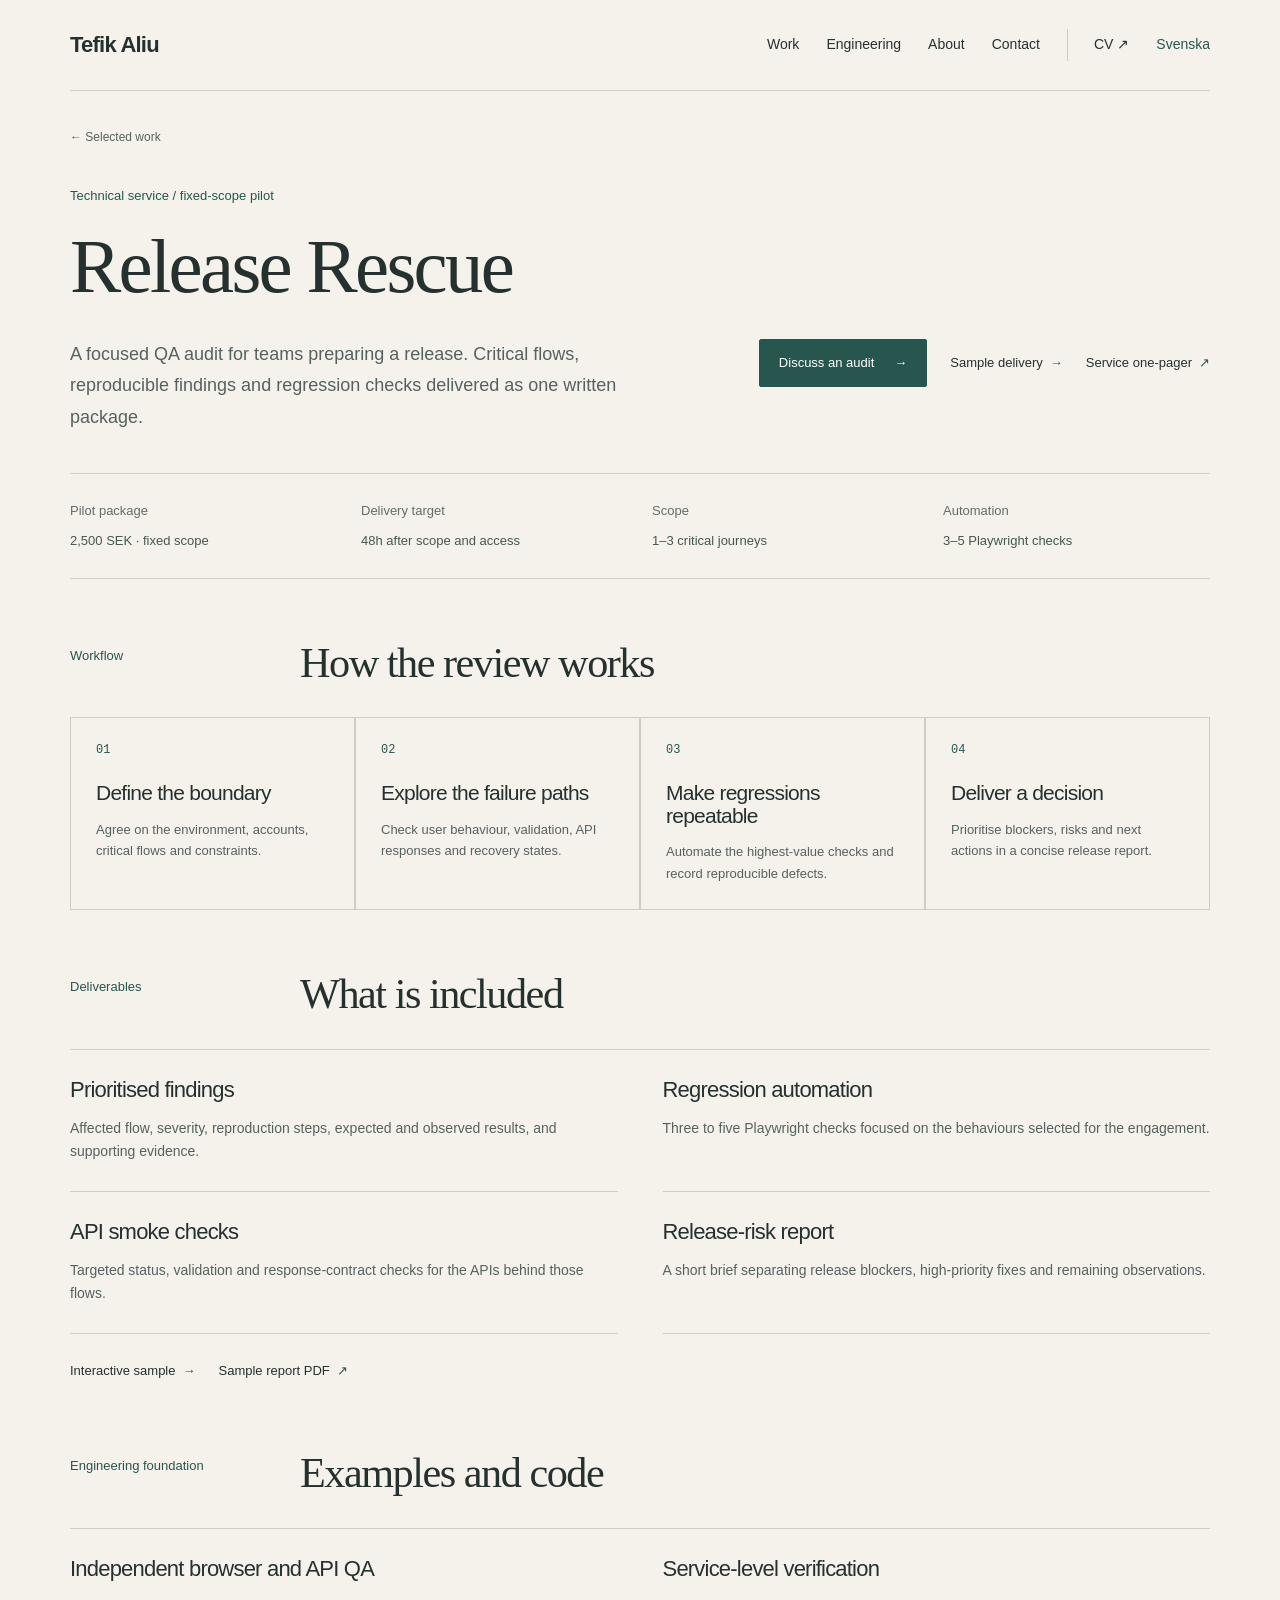
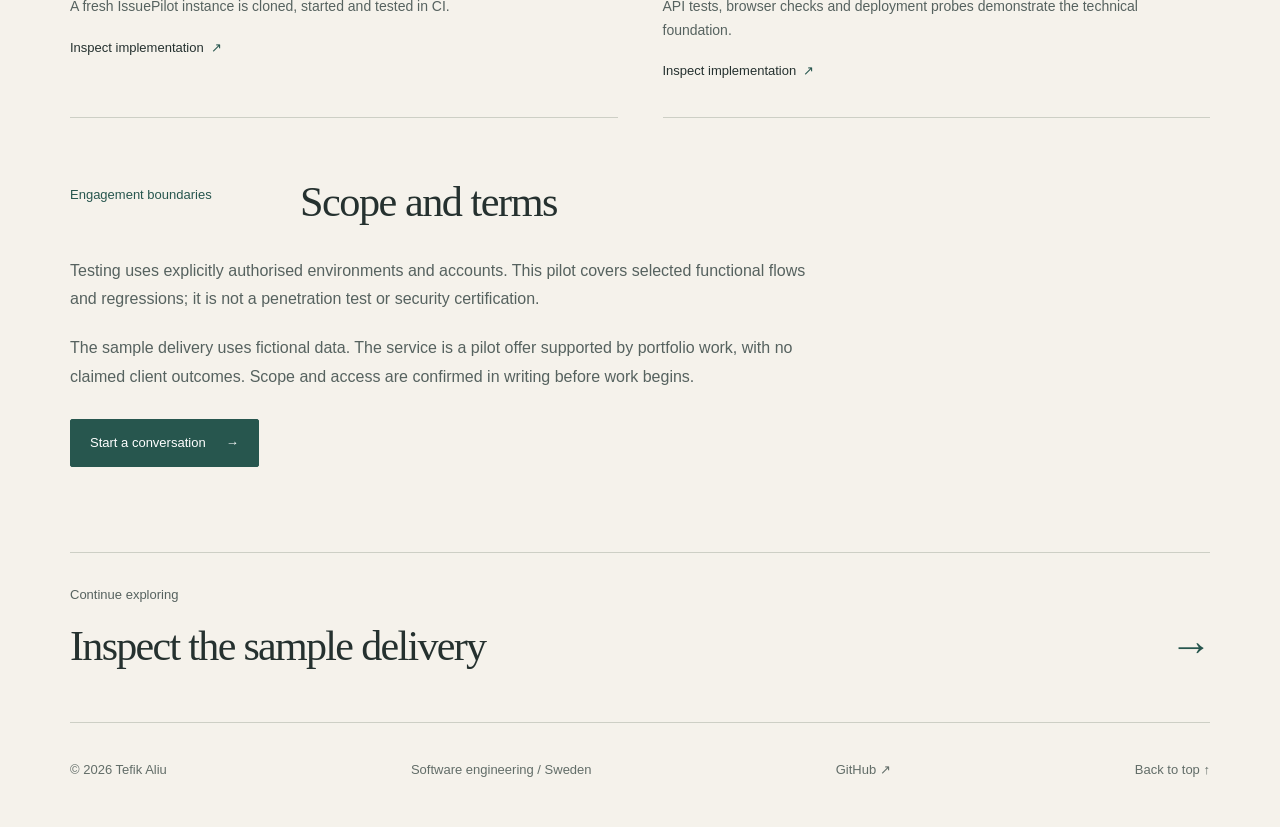
<file: release-rescue.html>
<!DOCTYPE html>

<html lang="en">
  <head>
    <meta charset="utf-8">
    <meta content="width=device-width, initial-scale=1" name="viewport">
    <title>Release Rescue — QA Audit | Tefik Aliu</title>
    <meta
      content="A fixed-scope QA pilot: critical-flow testing, reproducible findings, API checks and Playwright regression automation."
      name="description">
    <meta content="#f5f2eb" name="theme-color">
    <link
      href="https://tefik-aliu.github.io/release-rescue.html"
      rel="canonical">
    <meta content="website" property="og:type">
    <meta
      content="Release Rescue — QA Audit | Tefik Aliu"
      property="og:title">
    <meta
      content="A fixed-scope QA pilot: critical-flow testing, reproducible findings, API checks and Playwright regression automation."
      property="og:description">
    <meta
      content="https://tefik-aliu.github.io/release-rescue.html"
      property="og:url">
    <meta
      content="https://tefik-aliu.github.io/assets/social-software-en.png"
      property="og:image">
    <meta content="1200" property="og:image:width">
    <meta content="630" property="og:image:height">
    <meta
      content="Tefik Aliu — Software and web development. Web applications, APIs, data and automation."
      property="og:image:alt">
    <meta content="summary_large_image" name="twitter:card">
    <meta
      content="Release Rescue — QA Audit | Tefik Aliu"
      name="twitter:title">
    <meta
      content="A fixed-scope QA pilot: critical-flow testing, reproducible findings, API checks and Playwright regression automation."
      name="twitter:description">
    <meta
      content="https://tefik-aliu.github.io/assets/social-software-en.png"
      name="twitter:image">
    <link href="assets/favicon.svg?v=1474bed2ae98" rel="icon" type="image/svg+xml">
    <link href="styles.css?v=105fdf5515b7" rel="stylesheet">
    <script type="application/ld+json">
      {
        "@context": "https://schema.org",
        "@type": "Service",
        "name": "Release Rescue — 48-Hour QA Audit",
        "provider": {
          "@type": "Person",
          "name": "Tefik Aliu",
          "url": "https://tefik-aliu.github.io/"
        },
        "serviceType": "QA audit and test automation",
        "offers": {
          "@type": "Offer",
          "price": "2500",
          "priceCurrency": "SEK",
          "description": "Fixed-scope pilot"
        }
      }
    </script>
    <script defer src="script.js?v=a198b939de59"></script>
    <link
      href="https://tefik-aliu.github.io/release-rescue.html"
      hreflang="en"
      rel="alternate">
    <link
      href="https://tefik-aliu.github.io/release-rescue.sv.html"
      hreflang="sv"
      rel="alternate">
    <link
      href="https://tefik-aliu.github.io/release-rescue.html"
      hreflang="x-default"
      rel="alternate">
    <link href="signature.css?v=f061ff47b524" rel="stylesheet">
    <script defer src="signature.js?v=60df9ed9895c"></script>
  </head>
  <body>
    <a class="skip-link" href="#main">Skip to content</a>
    <header class="site-header shell">
      <a aria-label="Tefik Aliu home" class="brand" href="index.html"
        >Tefik Aliu</a
      >
      <span class="header-role">SOFTWARE ENGINEER</span>
      <button
        aria-controls="site-nav"
        aria-expanded="false"
        class="menu-button"
        hidden
        type="button"
      >
        Menu <span aria-hidden="true">+</span>
      </button>
      <nav aria-label="Primary navigation" class="site-nav" id="site-nav">
        <a data-section="projects" href="index.html#projects">Work</a
        ><a data-section="engineering" href="index.html#engineering"
          >Engineering</a
        ><a data-section="about" href="index.html#about">About</a
        ><a data-section="contact" href="index.html#contact">Contact</a>
        <a
          class="nav-cv"
          href="assets/Tefik_Aliu_CV.pdf"
          rel="noopener"
          target="_blank"
          >CV <span aria-hidden="true">↗</span></a
        >
        <a
          aria-label="Läs på svenska"
          class="language-link"
          href="release-rescue.sv.html"
          hreflang="sv"
          lang="sv"
          >Svenska</a
        >
      </nav>
    </header>
    <main id="main">
      <section class="case-hero shell" id="top">
        <a class="back-link" href="index.html#projects">← Selected work</a>
        <p class="eyebrow">Technical service / fixed-scope pilot</p>
        <h1>Release Rescue</h1>
        <div class="case-intro">
          <p>
            A focused QA audit for teams preparing a release. Critical flows,
            reproducible findings and regression checks delivered as one written
            package.
          </p>
          <div class="case-links">
            <a
              class="button primary"
              href="mailto:Tefik.aliu@gmail.com?subject=Release%20Rescue%20QA%20Audit"
              >Discuss an audit<span aria-hidden="true"> →</span></a
            ><a class="text-link" href="qa-evidence-lab.html"
              >Sample delivery<span aria-hidden="true"> →</span></a
            ><a
              class="text-link"
              href="assets/Tefik_Aliu_Release_Rescue_QA_Audit.pdf"
              >Service one-pager<span aria-hidden="true"> ↗</span></a
            >
          </div>
        </div>
        <dl class="case-meta">
          <div>
            <dt>Pilot package</dt>
            <dd>2,500 SEK · fixed scope</dd>
          </div>
          <div>
            <dt>Delivery target</dt>
            <dd>48h after scope and access</dd>
          </div>
          <div>
            <dt>Scope</dt>
            <dd>1–3 critical journeys</dd>
          </div>
          <div>
            <dt>Automation</dt>
            <dd>3–5 Playwright checks</dd>
          </div>
        </dl>
      </section>
      <section class="section shell case-section" id="workflow">
        <div class="section-head">
          <p class="eyebrow">Workflow</p>
          <div>
            <h2>How the review works</h2>
          </div>
        </div>
        <ol class="process-list">
          <li>
            <h3>Define the boundary</h3>
            <p>
              Agree on the environment, accounts, critical flows and
              constraints.
            </p>
          </li>
          <li>
            <h3>Explore the failure paths</h3>
            <p>
              Check user behaviour, validation, API responses and recovery
              states.
            </p>
          </li>
          <li>
            <h3>Make regressions repeatable</h3>
            <p>
              Automate the highest-value checks and record reproducible defects.
            </p>
          </li>
          <li>
            <h3>Deliver a decision</h3>
            <p>
              Prioritise blockers, risks and next actions in a concise release
              report.
            </p>
          </li>
        </ol>
      </section>
      <section class="section shell case-section" id="deliverables">
        <div class="section-head">
          <p class="eyebrow">Deliverables</p>
          <div><h2>What is included</h2></div>
        </div>
        <div class="decision-grid">
          <article class="decision">
            <h3>Prioritised findings</h3>
            <p>
              Affected flow, severity, reproduction steps, expected and observed
              results, and supporting evidence.
            </p>
          </article>
          <article class="decision">
            <h3>Regression automation</h3>
            <p>
              Three to five Playwright checks focused on the behaviours selected
              for the engagement.
            </p>
          </article>
          <article class="decision">
            <h3>API smoke checks</h3>
            <p>
              Targeted status, validation and response-contract checks for the
              APIs behind those flows.
            </p>
          </article>
          <article class="decision">
            <h3>Release-risk report</h3>
            <p>
              A short brief separating release blockers, high-priority fixes and
              remaining observations.
            </p>
          </article>
        </div>
        <div class="inline-links">
          <a class="text-link" href="qa-evidence-lab.html"
            >Interactive sample<span aria-hidden="true"> →</span></a
          ><a
            class="text-link"
            href="assets/Tefik_Aliu_Sample_QA_Audit_Report.pdf"
            >Sample report PDF<span aria-hidden="true"> ↗</span></a
          >
        </div>
      </section>
      <section class="section shell case-section" id="evidence">
        <div class="section-head">
          <p class="eyebrow">Engineering foundation</p>
          <div>
            <h2>Examples and code</h2>
          </div>
        </div>
        <div class="decision-grid">
          <article class="decision">
            <h3>Independent browser and API QA</h3>
            <p>
              A fresh IssuePilot instance is cloned, started and tested in CI.
            </p>
            <a
              class="text-link"
              href="https://github.com/tefik-aliu/issuepilot-qa-automation/blob/main/.github/workflows/qa.yml"
              rel="noopener noreferrer"
              target="_blank"
              >Inspect implementation<span aria-hidden="true"> ↗</span></a
            >
          </article>
          <article class="decision">
            <h3>Service-level verification</h3>
            <p>
              API tests, browser checks and deployment probes demonstrate the
              technical foundation.
            </p>
            <a
              class="text-link"
              href="https://github.com/tefik-aliu/service-observability-lab/blob/main/tests/test_api.py"
              rel="noopener noreferrer"
              target="_blank"
              >Inspect implementation<span aria-hidden="true"> ↗</span></a
            >
          </article>
        </div>
      </section>
      <section class="section shell case-section" id="limits">
        <div class="section-head">
          <p class="eyebrow">Engagement boundaries</p>
          <div>
            <h2>Scope and terms</h2>
          </div>
        </div>
        <div class="prose">
          <p>
            Testing uses explicitly authorised environments and accounts. This
            pilot covers selected functional flows and regressions; it is not a
            penetration test or security certification.
          </p>
          <p>
            The sample delivery uses fictional data. The service is a pilot
            offer supported by portfolio work, with no claimed client outcomes.
            Scope and access are confirmed in writing before work begins.
          </p>
          <a
            class="button primary"
            href="mailto:Tefik.aliu@gmail.com?subject=Release%20Rescue%20QA%20Audit"
            >Start a conversation<span aria-hidden="true"> →</span></a
          >
        </div>
      </section>
      <section class="next-project shell">
        <p class="eyebrow">Continue exploring</p>
        <a class="next-link" href="qa-evidence-lab.html"
          >Inspect the sample delivery<span aria-hidden="true"> →</span></a
        >
      </section>
    </main>
    <footer class="site-footer shell">
      <span>© <span id="year">2026</span> Tefik Aliu</span
      ><span>Software engineering / Sweden</span
      ><a href="https://github.com/tefik-aliu" rel="noopener" target="_blank"
        >GitHub ↗</a
      ><a href="#top">Back to top ↑</a>
    </footer>
  </body>
</html>
</file>
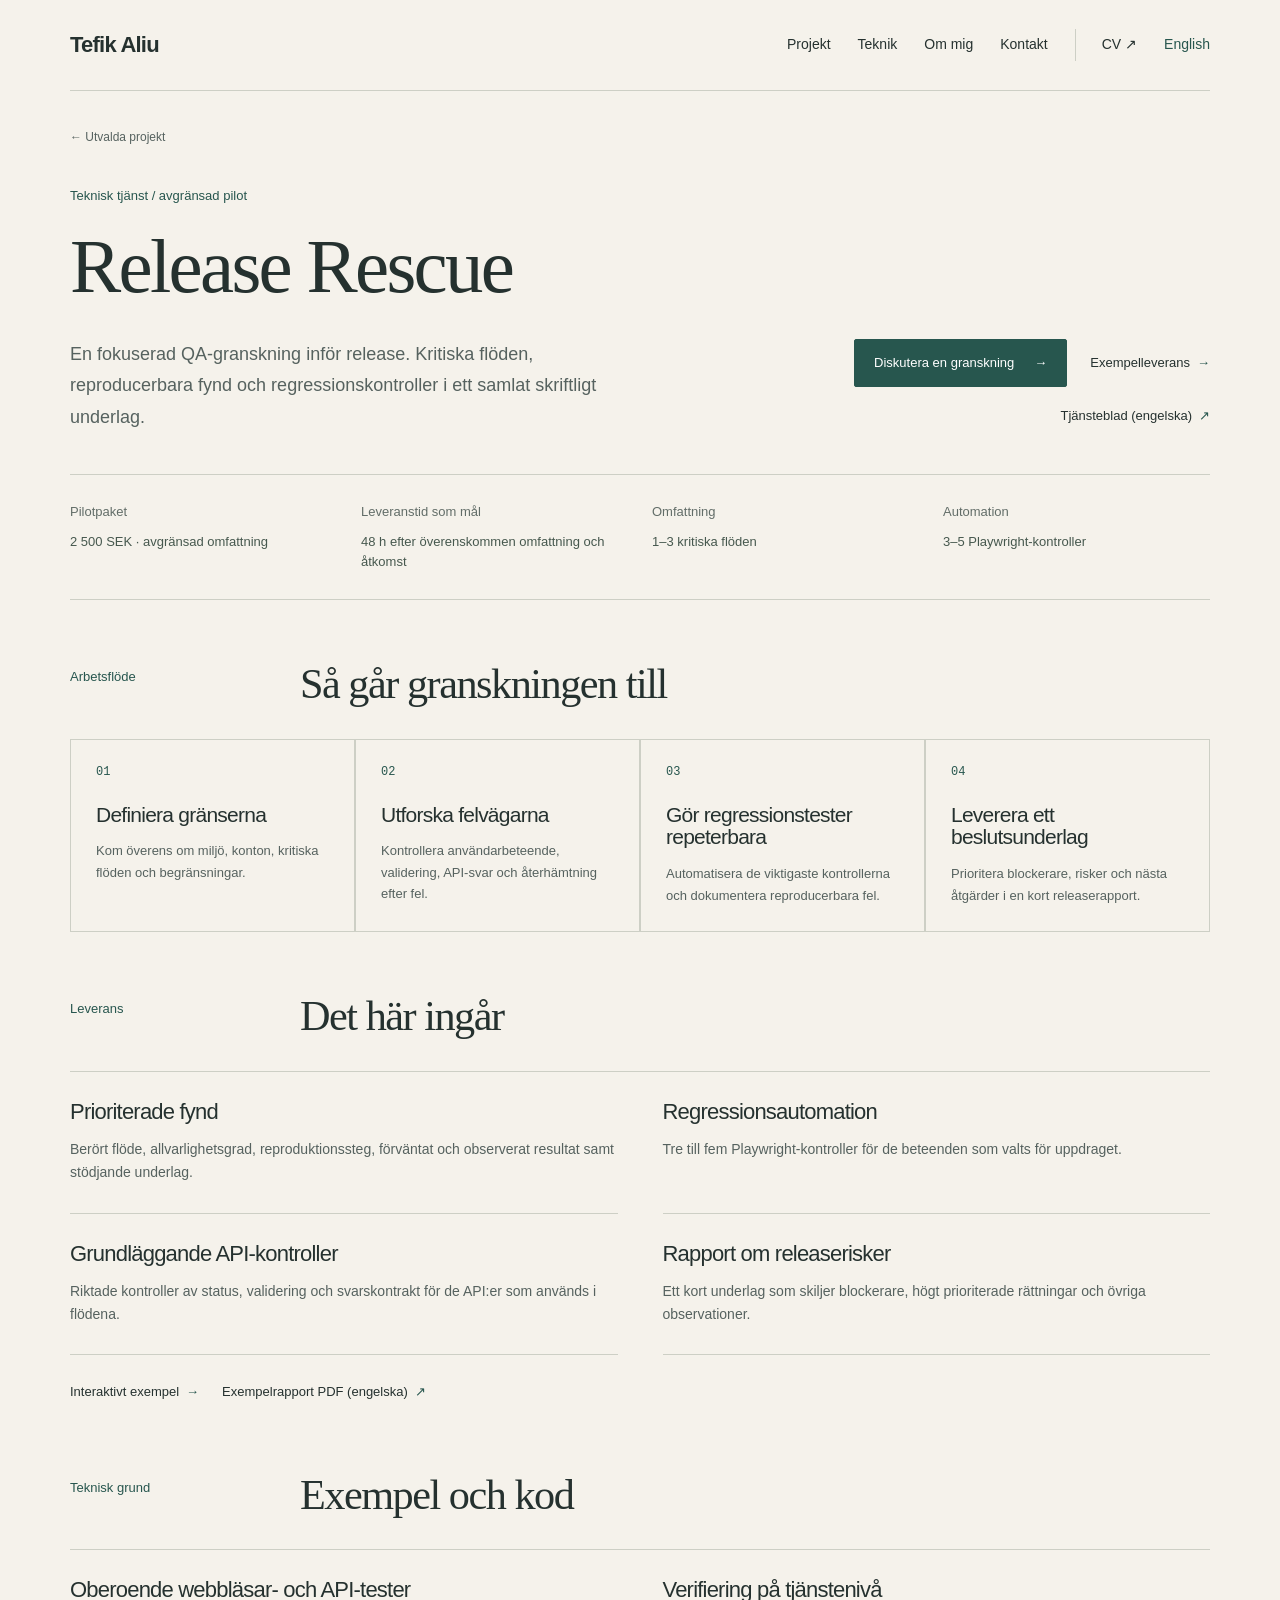
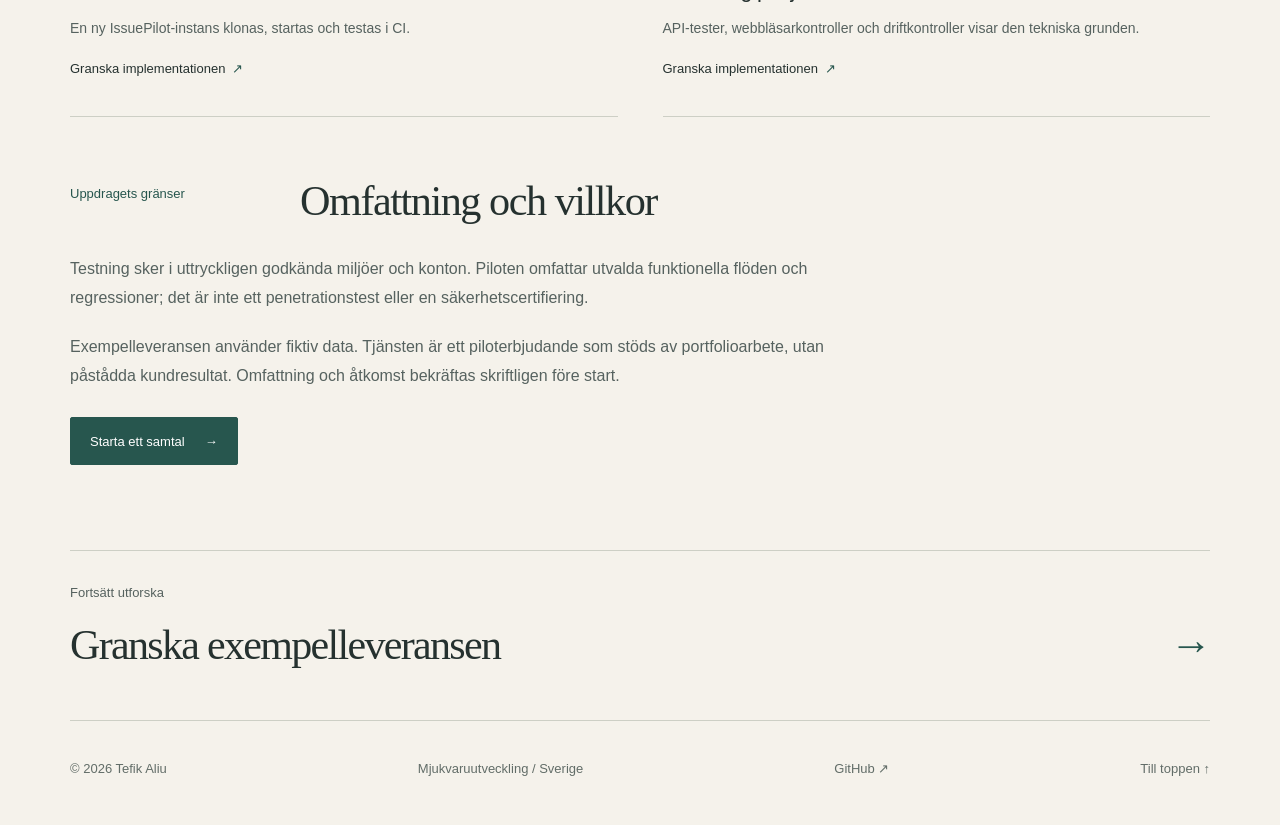
<file: release-rescue.sv.html>
<!DOCTYPE html>

<html lang="sv">
  <head>
    <meta charset="utf-8">
    <meta content="width=device-width, initial-scale=1" name="viewport">
    <title>Release Rescue — QA-granskning | Tefik Aliu</title>
    <meta
      content="Release Rescue — QA-granskning. Implementation, tekniska val och verifiering i Tefik Alius portfolio."
      name="description">
    <meta content="#f5f2eb" name="theme-color">
    <link
      href="https://tefik-aliu.github.io/release-rescue.sv.html"
      rel="canonical">
    <meta content="website" property="og:type">
    <meta
      content="Release Rescue — QA-granskning | Tefik Aliu"
      property="og:title">
    <meta
      content="Release Rescue — QA-granskning. Implementation, tekniska val och verifiering i Tefik Alius portfolio."
      property="og:description">
    <meta
      content="https://tefik-aliu.github.io/release-rescue.sv.html"
      property="og:url">
    <meta
      content="https://tefik-aliu.github.io/assets/social-software-sv.png"
      property="og:image">
    <meta content="1200" property="og:image:width">
    <meta content="630" property="og:image:height">
    <meta
      content="Tefik Aliu — Mjukvaru- och webbutveckling. Webbapplikationer, API:er, data och automation."
      property="og:image:alt">
    <meta content="summary_large_image" name="twitter:card">
    <meta
      content="Release Rescue — QA-granskning | Tefik Aliu"
      name="twitter:title">
    <meta
      content="Release Rescue — QA-granskning. Implementation, tekniska val och verifiering i Tefik Alius portfolio."
      name="twitter:description">
    <meta
      content="https://tefik-aliu.github.io/assets/social-software-sv.png"
      name="twitter:image">
    <link href="assets/favicon.svg?v=1474bed2ae98" rel="icon" type="image/svg+xml">
    <link href="styles.css?v=105fdf5515b7" rel="stylesheet">
    <script type="application/ld+json">
      {
        "@context": "https://schema.org",
        "@type": "Service",
        "name": "Release Rescue — 48-Hour QA Audit",
        "provider": {
          "@type": "Person",
          "name": "Tefik Aliu",
          "url": "https://tefik-aliu.github.io/"
        },
        "serviceType": "QA audit and test automation",
        "offers": {
          "@type": "Offer",
          "price": "2500",
          "priceCurrency": "SEK",
          "description": "Fixed-scope pilot"
        },
        "inLanguage": "sv"
      }
    </script>
    <script defer src="script.js?v=a198b939de59"></script>
    <link
      href="https://tefik-aliu.github.io/release-rescue.html"
      hreflang="en"
      rel="alternate">
    <link
      href="https://tefik-aliu.github.io/release-rescue.sv.html"
      hreflang="sv"
      rel="alternate">
    <link
      href="https://tefik-aliu.github.io/release-rescue.html"
      hreflang="x-default"
      rel="alternate">
    <link href="signature.css?v=f061ff47b524" rel="stylesheet">
    <script defer src="signature.js?v=60df9ed9895c"></script>
  </head>
  <body>
    <a class="skip-link" href="#main">Hoppa till innehållet</a>
    <header class="site-header shell">
      <a aria-label="Tefik Aliu startsida" class="brand" href="index.sv.html"
        >Tefik Aliu</a
      >
      <span class="header-role">MJUKVARUUTVECKLARE</span>
      <button
        aria-controls="site-nav"
        aria-expanded="false"
        class="menu-button"
        hidden
        type="button"
      >
        Meny<span aria-hidden="true">+</span>
      </button>
      <nav aria-label="Huvudnavigation" class="site-nav" id="site-nav">
        <a data-section="projects" href="index.sv.html#projects">Projekt</a
        ><a data-section="engineering" href="index.sv.html#engineering"
          >Teknik</a
        ><a data-section="about" href="index.sv.html#about">Om mig</a
        ><a data-section="contact" href="index.sv.html#contact">Kontakt</a>
        <a
          class="nav-cv"
          href="assets/Tefik_Aliu_CV_SV.pdf"
          rel="noopener"
          target="_blank"
          >CV <span aria-hidden="true">↗</span></a
        >
        <a
          aria-label="Read in English"
          class="language-link"
          href="release-rescue.html"
          hreflang="en"
          lang="en"
          >English</a
        >
      </nav>
    </header>
    <main id="main">
      <section class="case-hero shell" id="top">
        <a class="back-link" href="index.sv.html#projects">← Utvalda projekt</a>
        <p class="eyebrow">Teknisk tjänst / avgränsad pilot</p>
        <h1>Release Rescue</h1>
        <div class="case-intro">
          <p>
            En fokuserad QA-granskning inför release. Kritiska flöden,
            reproducerbara fynd och regressionskontroller i ett samlat
            skriftligt underlag.
          </p>
          <div class="case-links">
            <a
              class="button primary"
              href="mailto:Tefik.aliu@gmail.com?subject=Release%20Rescue%20QA%20Audit"
              >Diskutera en granskning<span aria-hidden="true"> →</span></a
            ><a class="text-link" href="qa-evidence-lab.sv.html"
              >Exempelleverans<span aria-hidden="true"> →</span></a
            ><a
              class="text-link"
              href="assets/Tefik_Aliu_Release_Rescue_QA_Audit.pdf"
              >Tjänsteblad (engelska)<span aria-hidden="true"> ↗</span></a
            >
          </div>
        </div>
        <dl class="case-meta">
          <div>
            <dt>Pilotpaket</dt>
            <dd>2 500 SEK · avgränsad omfattning</dd>
          </div>
          <div>
            <dt>Leveranstid som mål</dt>
            <dd>48 h efter överenskommen omfattning och åtkomst</dd>
          </div>
          <div>
            <dt>Omfattning</dt>
            <dd>1–3 kritiska flöden</dd>
          </div>
          <div>
            <dt>Automation</dt>
            <dd>3–5 Playwright-kontroller</dd>
          </div>
        </dl>
      </section>
      <section class="section shell case-section" id="workflow">
        <div class="section-head">
          <p class="eyebrow">Arbetsflöde</p>
          <div>
            <h2>Så går granskningen till</h2>
          </div>
        </div>
        <ol class="process-list">
          <li>
            <h3>Definiera gränserna</h3>
            <p>
              Kom överens om miljö, konton, kritiska flöden och begränsningar.
            </p>
          </li>
          <li>
            <h3>Utforska felvägarna</h3>
            <p>
              Kontrollera användarbeteende, validering, API-svar och
              återhämtning efter fel.
            </p>
          </li>
          <li>
            <h3>Gör regressionstester repeterbara</h3>
            <p>
              Automatisera de viktigaste kontrollerna och dokumentera
              reproducerbara fel.
            </p>
          </li>
          <li>
            <h3>Leverera ett beslutsunderlag</h3>
            <p>
              Prioritera blockerare, risker och nästa åtgärder i en kort
              releaserapport.
            </p>
          </li>
        </ol>
      </section>
      <section class="section shell case-section" id="deliverables">
        <div class="section-head">
          <p class="eyebrow">Leverans</p>
          <div><h2>Det här ingår</h2></div>
        </div>
        <div class="decision-grid">
          <article class="decision">
            <h3>Prioriterade fynd</h3>
            <p>
              Berört flöde, allvarlighetsgrad, reproduktionssteg, förväntat och
              observerat resultat samt stödjande underlag.
            </p>
          </article>
          <article class="decision">
            <h3>Regressionsautomation</h3>
            <p>
              Tre till fem Playwright-kontroller för de beteenden som valts för
              uppdraget.
            </p>
          </article>
          <article class="decision">
            <h3>Grundläggande API-kontroller</h3>
            <p>
              Riktade kontroller av status, validering och svarskontrakt för de
              API:er som används i flödena.
            </p>
          </article>
          <article class="decision">
            <h3>Rapport om releaserisker</h3>
            <p>
              Ett kort underlag som skiljer blockerare, högt prioriterade
              rättningar och övriga observationer.
            </p>
          </article>
        </div>
        <div class="inline-links">
          <a class="text-link" href="qa-evidence-lab.sv.html"
            >Interaktivt exempel<span aria-hidden="true"> →</span></a
          ><a
            class="text-link"
            href="assets/Tefik_Aliu_Sample_QA_Audit_Report.pdf"
            >Exempelrapport PDF (engelska)<span aria-hidden="true"> ↗</span></a
          >
        </div>
      </section>
      <section class="section shell case-section" id="evidence">
        <div class="section-head">
          <p class="eyebrow">Teknisk grund</p>
          <div>
            <h2>Exempel och kod</h2>
          </div>
        </div>
        <div class="decision-grid">
          <article class="decision">
            <h3>Oberoende webbläsar- och API-tester</h3>
            <p>En ny IssuePilot-instans klonas, startas och testas i CI.</p>
            <a
              class="text-link"
              href="https://github.com/tefik-aliu/issuepilot-qa-automation/blob/main/.github/workflows/qa.yml"
              rel="noopener noreferrer"
              target="_blank"
              >Granska implementationen<span aria-hidden="true"> ↗</span></a
            >
          </article>
          <article class="decision">
            <h3>Verifiering på tjänstenivå</h3>
            <p>
              API-tester, webbläsarkontroller och driftkontroller visar den
              tekniska grunden.
            </p>
            <a
              class="text-link"
              href="https://github.com/tefik-aliu/service-observability-lab/blob/main/tests/test_api.py"
              rel="noopener noreferrer"
              target="_blank"
              >Granska implementationen<span aria-hidden="true"> ↗</span></a
            >
          </article>
        </div>
      </section>
      <section class="section shell case-section" id="limits">
        <div class="section-head">
          <p class="eyebrow">Uppdragets gränser</p>
          <div>
            <h2>Omfattning och villkor</h2>
          </div>
        </div>
        <div class="prose">
          <p>
            Testning sker i uttryckligen godkända miljöer och konton. Piloten
            omfattar utvalda funktionella flöden och regressioner; det är inte
            ett penetrationstest eller en säkerhetscertifiering.
          </p>
          <p>
            Exempelleveransen använder fiktiv data. Tjänsten är ett
            piloterbjudande som stöds av portfolioarbete, utan påstådda
            kundresultat. Omfattning och åtkomst bekräftas skriftligen före
            start.
          </p>
          <a
            class="button primary"
            href="mailto:Tefik.aliu@gmail.com?subject=Release%20Rescue%20QA%20Audit"
            >Starta ett samtal<span aria-hidden="true"> →</span></a
          >
        </div>
      </section>
      <section class="next-project shell">
        <p class="eyebrow">Fortsätt utforska</p>
        <a class="next-link" href="qa-evidence-lab.sv.html"
          >Granska exempelleveransen<span aria-hidden="true"> →</span></a
        >
      </section>
    </main>
    <footer class="site-footer shell">
      <span>© <span id="year">2026</span> Tefik Aliu</span
      ><span>Mjukvaruutveckling / Sverige</span
      ><a href="https://github.com/tefik-aliu" rel="noopener" target="_blank"
        >GitHub ↗</a
      ><a href="#top">Till toppen ↑</a>
    </footer>
  </body>
</html>
</file>
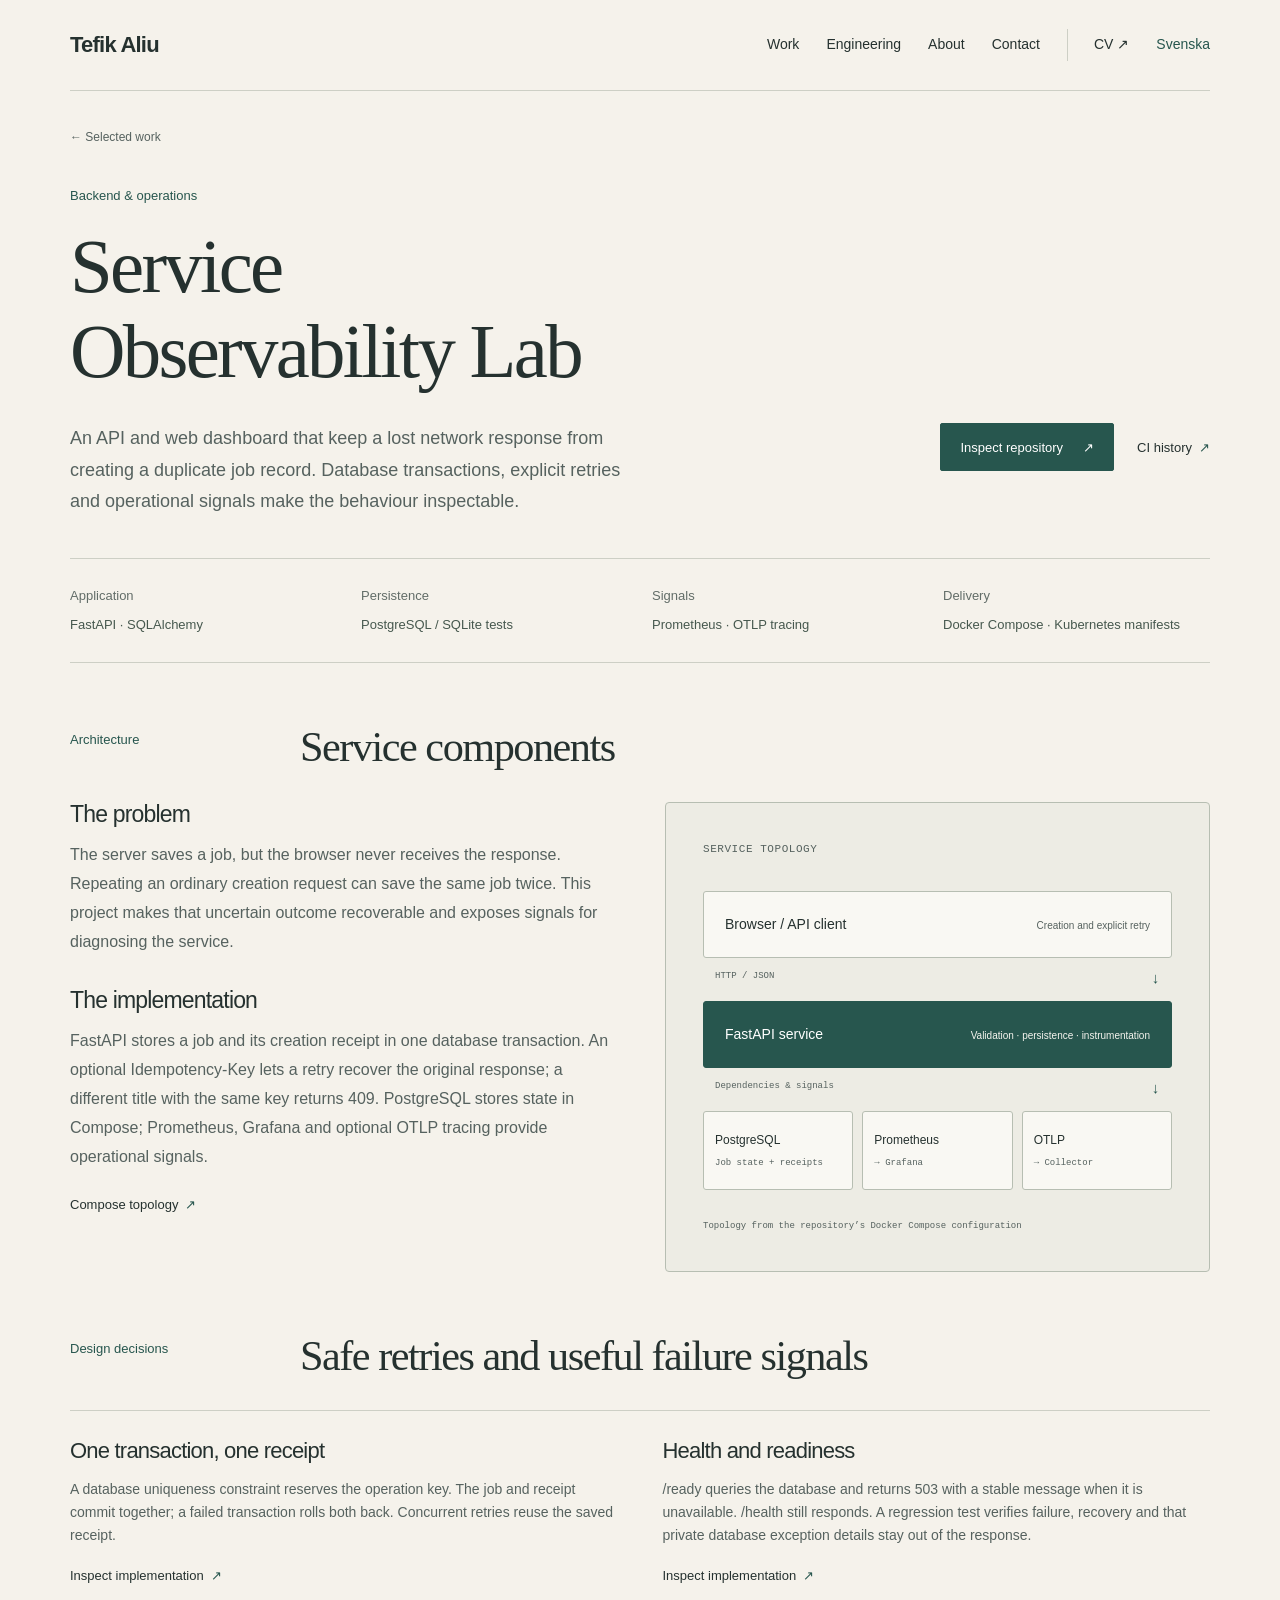
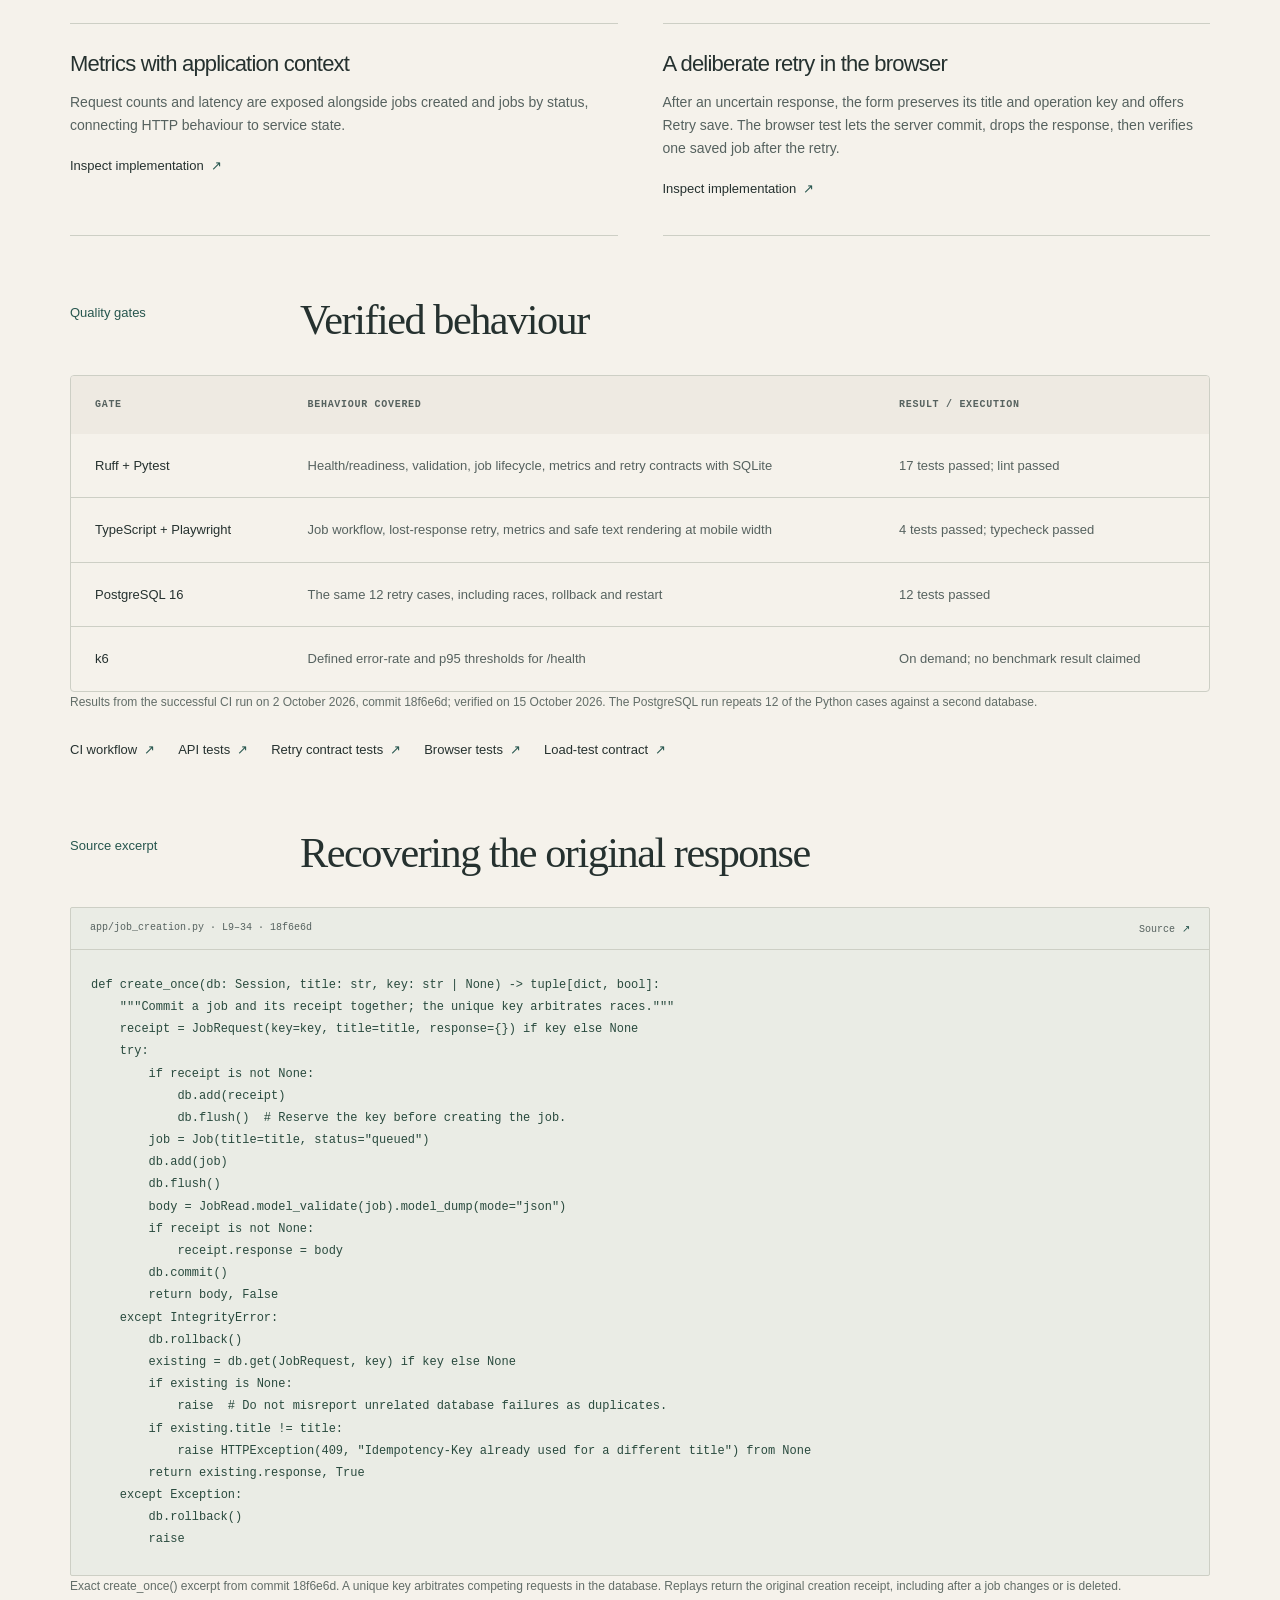
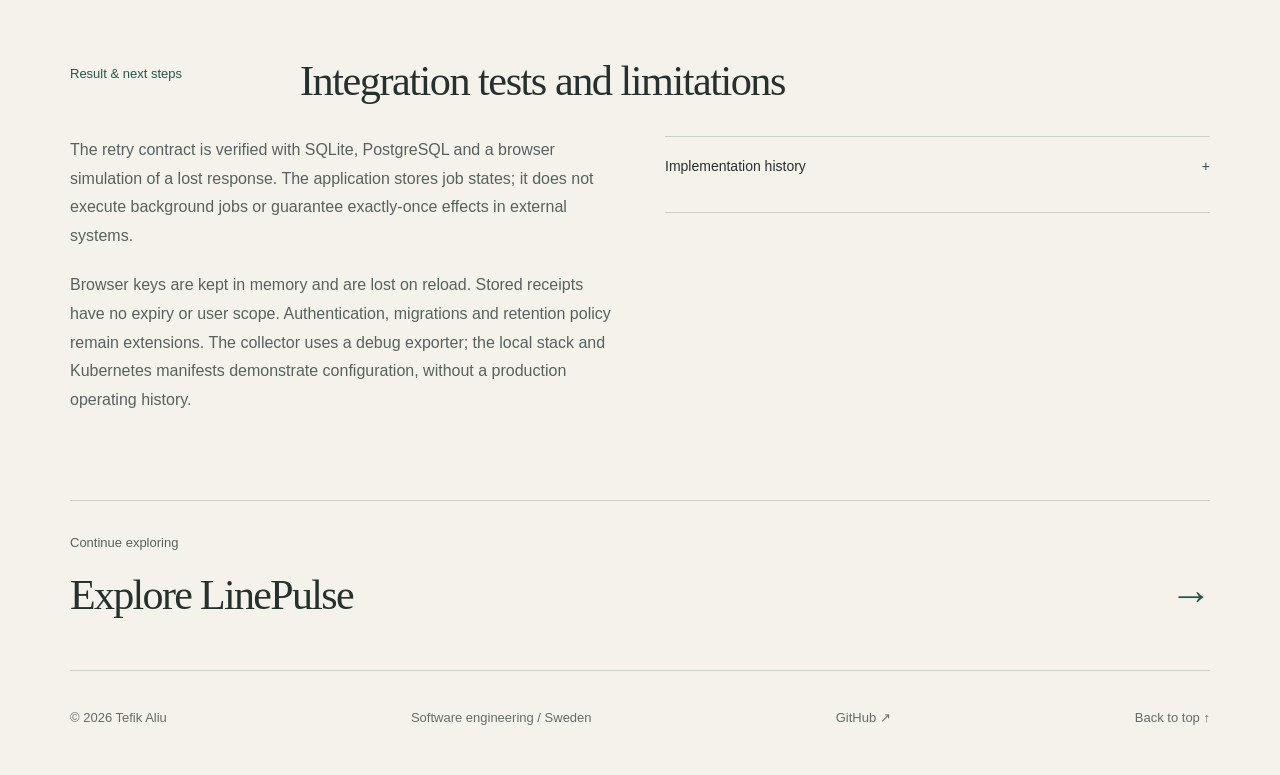
<file: service-observability-lab.html>
<!DOCTYPE html>

<html lang="en">
  <head>
    <meta charset="utf-8">
    <meta content="width=device-width, initial-scale=1" name="viewport">
    <title>Service Observability Lab — Case Study | Tefik Aliu</title>
    <meta
      content="A FastAPI service with safe retries, database transactions and operational signals. Inspect the implementation and verified SQLite, PostgreSQL and browser tests."
      name="description">
    <meta content="#f5f2eb" name="theme-color">
    <link
      href="https://tefik-aliu.github.io/service-observability-lab.html"
      rel="canonical">
    <meta content="website" property="og:type">
    <meta
      content="Service Observability Lab — Case Study | Tefik Aliu"
      property="og:title">
    <meta
      content="A FastAPI service with safe retries, database transactions and operational signals. Inspect the implementation and verified SQLite, PostgreSQL and browser tests."
      property="og:description">
    <meta
      content="https://tefik-aliu.github.io/service-observability-lab.html"
      property="og:url">
    <meta
      content="https://tefik-aliu.github.io/assets/social-software-en.png"
      property="og:image">
    <meta content="1200" property="og:image:width">
    <meta content="630" property="og:image:height">
    <meta
      content="Tefik Aliu — Software and web development. Web applications, APIs, data and automation."
      property="og:image:alt">
    <meta content="summary_large_image" name="twitter:card">
    <meta
      content="Service Observability Lab — Case Study | Tefik Aliu"
      name="twitter:title">
    <meta
      content="A FastAPI service with safe retries, database transactions and operational signals. Inspect the implementation and verified SQLite, PostgreSQL and browser tests."
      name="twitter:description">
    <meta
      content="https://tefik-aliu.github.io/assets/social-software-en.png"
      name="twitter:image">
    <link href="assets/favicon.svg?v=1474bed2ae98" rel="icon" type="image/svg+xml">
    <link href="styles.css?v=105fdf5515b7" rel="stylesheet">
    <script type="application/ld+json">
      {
        "@context": "https://schema.org",
        "@type": "WebPage",
        "name": "Service Observability Lab — Case Study | Tefik Aliu",
        "url": "https://tefik-aliu.github.io/service-observability-lab.html",
        "author": {
          "@type": "Person",
          "name": "Tefik Aliu",
          "url": "https://tefik-aliu.github.io/"
        }
      }
    </script>
    <script defer src="script.js?v=a198b939de59"></script>
    <link
      href="https://tefik-aliu.github.io/service-observability-lab.html"
      hreflang="en"
      rel="alternate">
    <link
      href="https://tefik-aliu.github.io/service-observability-lab.sv.html"
      hreflang="sv"
      rel="alternate">
    <link
      href="https://tefik-aliu.github.io/service-observability-lab.html"
      hreflang="x-default"
      rel="alternate">
    <link href="signature.css?v=f061ff47b524" rel="stylesheet">
    <script defer src="signature.js?v=60df9ed9895c"></script>
  </head>
  <body>
    <a class="skip-link" href="#main">Skip to content</a>
    <header class="site-header shell">
      <a aria-label="Tefik Aliu home" class="brand" href="index.html"
        >Tefik Aliu</a
      >
      <span class="header-role">SOFTWARE ENGINEER</span>
      <button
        aria-controls="site-nav"
        aria-expanded="false"
        class="menu-button"
        hidden
        type="button"
      >
        Menu <span aria-hidden="true">+</span>
      </button>
      <nav aria-label="Primary navigation" class="site-nav" id="site-nav">
        <a data-section="projects" href="index.html#projects">Work</a
        ><a data-section="engineering" href="index.html#engineering"
          >Engineering</a
        ><a data-section="about" href="index.html#about">About</a
        ><a data-section="contact" href="index.html#contact">Contact</a>
        <a
          class="nav-cv"
          href="assets/Tefik_Aliu_CV_EN.pdf"
          rel="noopener"
          target="_blank"
          >CV <span aria-hidden="true">↗</span></a
        >
        <a
          aria-label="Läs på svenska"
          class="language-link"
          href="service-observability-lab.sv.html"
          hreflang="sv"
          lang="sv"
          >Svenska</a
        >
      </nav>
    </header>
    <main id="main">
      <section class="case-hero shell" id="top">
        <a class="back-link" href="index.html#projects">← Selected work</a>
        <p class="eyebrow">Backend &amp; operations</p>
        <h1>Service<br>Observability Lab</h1>
        <div class="case-intro">
          <p>
            An API and web dashboard that keep a lost network response from
            creating a duplicate job record. Database transactions, explicit
            retries and operational signals make the behaviour inspectable.
          </p>
          <div class="case-links">
            <a
              class="button primary"
              href="https://github.com/tefik-aliu/service-observability-lab"
              rel="noopener noreferrer"
              target="_blank"
              >Inspect repository<span aria-hidden="true"> ↗</span></a
            ><a
              class="text-link"
              href="https://github.com/tefik-aliu/service-observability-lab/actions"
              rel="noopener noreferrer"
              target="_blank"
              >CI history<span aria-hidden="true"> ↗</span></a
            >
          </div>
        </div>
        <dl class="case-meta">
          <div>
            <dt>Application</dt>
            <dd>FastAPI · SQLAlchemy</dd>
          </div>
          <div>
            <dt>Persistence</dt>
            <dd>PostgreSQL / SQLite tests</dd>
          </div>
          <div>
            <dt>Signals</dt>
            <dd>Prometheus · OTLP tracing</dd>
          </div>
          <div>
            <dt>Delivery</dt>
            <dd>Docker Compose · Kubernetes manifests</dd>
          </div>
        </dl>
      </section>
      <section class="section shell case-section" id="architecture">
        <div class="section-head">
          <p class="eyebrow">Architecture</p>
          <div>
            <h2>Service components</h2>
          </div>
        </div>
        <div class="case-split">
          <div class="prose">
            <h3>The problem</h3>
            <p>
              The server saves a job, but the browser never receives the
              response. Repeating an ordinary creation request can save the
              same job twice. This project makes that uncertain outcome
              recoverable and exposes signals for diagnosing the service.
            </p>
            <h3>The implementation</h3>
            <p>
              FastAPI stores a job and its creation receipt in one database
              transaction. An optional Idempotency-Key lets a retry recover
              the original response; a different title with the same key returns
              409. PostgreSQL stores state in Compose; Prometheus, Grafana and
              optional OTLP tracing provide operational signals.
            </p>
            <a
              class="text-link"
              href="https://github.com/tefik-aliu/service-observability-lab/blob/18f6e6da090982d341ee03bba0defb7539d5445a/docker-compose.yml"
              rel="noopener noreferrer"
              target="_blank"
              >Compose topology<span aria-hidden="true"> ↗</span></a
            >
          </div>
          <figure class="system-figure">
            <figcaption><span class="mono">SERVICE TOPOLOGY</span></figcaption>
            <div class="system-node">
              <b>Browser / API client</b><small>Creation and explicit retry</small>
            </div>
            <div class="flow-connector">
              <span>HTTP / JSON</span><span aria-hidden="true">↓</span>
            </div>
            <div class="system-node primary-node">
              <b>FastAPI service</b
              ><small>Validation · persistence · instrumentation</small>
            </div>
            <div class="flow-connector">
              <span>Dependencies &amp; signals</span
              ><span aria-hidden="true">↓</span>
            </div>
            <div class="system-outputs">
              <div><b>PostgreSQL</b><small>Job state + receipts</small></div>
              <div><b>Prometheus</b><small>→ Grafana</small></div>
              <div><b>OTLP</b><small>→ Collector</small></div>
            </div>
            <div class="diagram-foot">
              Topology from the repository’s Docker Compose configuration
            </div>
          </figure>
        </div>
      </section>
      <section class="section shell case-section" id="decisions">
        <div class="section-head">
          <p class="eyebrow">Design decisions</p>
          <div>
            <h2>Safe retries and useful failure signals</h2>
          </div>
        </div>
        <div class="decision-grid">
          <article class="decision">
            <h3>One transaction, one receipt</h3>
            <p>
              A database uniqueness constraint reserves the operation key.
              The job and receipt commit together; a failed transaction rolls
              both back. Concurrent retries reuse the saved receipt.
            </p>
            <a
              class="text-link"
              href="https://github.com/tefik-aliu/service-observability-lab/blob/18f6e6da090982d341ee03bba0defb7539d5445a/app/job_creation.py"
              rel="noopener noreferrer"
              target="_blank"
              >Inspect implementation<span aria-hidden="true"> ↗</span></a
            >
          </article>
          <article class="decision">
            <h3>Health and readiness</h3>
            <p>
              /ready queries the database and returns 503 with a stable
              message when it is unavailable. /health still responds. A
              regression test verifies failure, recovery and that private
              database exception details stay out of the response.
            </p>
            <a
              class="text-link"
              href="https://github.com/tefik-aliu/service-observability-lab/blob/18f6e6da090982d341ee03bba0defb7539d5445a/tests/test_api.py"
              rel="noopener noreferrer"
              target="_blank"
              >Inspect implementation<span aria-hidden="true"> ↗</span></a
            >
          </article>
          <article class="decision">
            <h3>Metrics with application context</h3>
            <p>
              Request counts and latency are exposed alongside jobs created and
              jobs by status, connecting HTTP behaviour to service state.
            </p>
            <a
              class="text-link"
              href="https://github.com/tefik-aliu/service-observability-lab/blob/18f6e6da090982d341ee03bba0defb7539d5445a/app/metrics.py"
              rel="noopener noreferrer"
              target="_blank"
              >Inspect implementation<span aria-hidden="true"> ↗</span></a
            >
          </article>
          <article class="decision">
            <h3>A deliberate retry in the browser</h3>
            <p>
              After an uncertain response, the form preserves its title and
              operation key and offers Retry save. The browser test lets the
              server commit, drops the response, then verifies one saved job
              after the retry.
            </p>
            <a
              class="text-link"
              href="https://github.com/tefik-aliu/service-observability-lab/blob/18f6e6da090982d341ee03bba0defb7539d5445a/qa/service.spec.ts"
              rel="noopener noreferrer"
              target="_blank"
              >Inspect implementation<span aria-hidden="true"> ↗</span></a
            >
          </article>
        </div>
      </section>
      <section class="section shell case-section" id="quality">
        <div class="section-head">
          <p class="eyebrow">Quality gates</p>
          <div>
            <h2>Verified behaviour</h2>
          </div>
        </div>
        <section aria-label="Quality gates" class="table-wrap" tabindex="0">
          <table>
            <caption class="sr-only">
              Quality checks and execution
            </caption>
            <thead>
              <tr>
                <th scope="col">Gate</th>
                <th scope="col">Behaviour covered</th>
                <th scope="col">Result / execution</th>
              </tr>
            </thead>
            <tbody>
              <tr>
                <th scope="row">Ruff + Pytest</th>
                <td>
                  Health/readiness, validation, job lifecycle, metrics and
                  retry contracts with SQLite
                </td>
                <td>17 tests passed; lint passed</td>
              </tr>
              <tr>
                <th scope="row">TypeScript + Playwright</th>
                <td>Job workflow, lost-response retry, metrics and safe text rendering at mobile width</td>
                <td>4 tests passed; typecheck passed</td>
              </tr>
              <tr>
                <th scope="row">PostgreSQL 16</th>
                <td>The same 12 retry cases, including races, rollback and restart</td>
                <td>12 tests passed</td>
              </tr>
              <tr>
                <th scope="row">k6</th>
                <td>Defined error-rate and p95 thresholds for /health</td>
                <td>On demand; no benchmark result claimed</td>
              </tr>
            </tbody>
          </table>
        </section>
        <p class="small-note">
          Results from the <a href="https://github.com/tefik-aliu/service-observability-lab/actions/runs/36991272179" rel="noopener noreferrer" target="_blank">successful CI run on 2 October 2026</a>,
          commit <a href="https://github.com/tefik-aliu/service-observability-lab/commit/18f6e6da090982d341ee03bba0defb7539d5445a" rel="noopener noreferrer" target="_blank">18f6e6d</a>;
          verified on 15 October 2026. The PostgreSQL run repeats 12 of the
          Python cases against a second database.
        </p>
        <div class="inline-links">
          <a
            class="text-link"
            href="https://github.com/tefik-aliu/service-observability-lab/blob/18f6e6da090982d341ee03bba0defb7539d5445a/.github/workflows/ci.yml"
            rel="noopener noreferrer"
            target="_blank"
            >CI workflow<span aria-hidden="true"> ↗</span></a
          ><a
            class="text-link"
            href="https://github.com/tefik-aliu/service-observability-lab/blob/18f6e6da090982d341ee03bba0defb7539d5445a/tests/test_api.py"
            rel="noopener noreferrer"
            target="_blank"
            >API tests<span aria-hidden="true"> ↗</span></a
          ><a
            class="text-link"
            href="https://github.com/tefik-aliu/service-observability-lab/blob/18f6e6da090982d341ee03bba0defb7539d5445a/tests/test_idempotency.py"
            rel="noopener noreferrer"
            target="_blank"
            >Retry contract tests<span aria-hidden="true"> ↗</span></a
          ><a
            class="text-link"
            href="https://github.com/tefik-aliu/service-observability-lab/blob/18f6e6da090982d341ee03bba0defb7539d5445a/qa/service.spec.ts"
            rel="noopener noreferrer"
            target="_blank"
            >Browser tests<span aria-hidden="true"> ↗</span></a
          ><a
            class="text-link"
            href="https://github.com/tefik-aliu/service-observability-lab/blob/18f6e6da090982d341ee03bba0defb7539d5445a/qa/load/k6.js"
            rel="noopener noreferrer"
            target="_blank"
            >Load-test contract<span aria-hidden="true"> ↗</span></a
          >
        </div>
      </section>
      <section class="section shell case-section" id="implementation">
        <div class="section-head">
          <p class="eyebrow">Source excerpt</p>
          <div>
            <h2>Recovering the original response</h2>
          </div>
        </div>
        <div class="code-proof">
          <div class="proof-header">
            <span>app/job_creation.py · L9–34 · 18f6e6d</span
            ><a
              class="text-link"
              href="https://github.com/tefik-aliu/service-observability-lab/blob/18f6e6da090982d341ee03bba0defb7539d5445a/app/job_creation.py#L9-L34"
              rel="noopener noreferrer"
              target="_blank"
              >Source<span aria-hidden="true"> ↗</span></a
            >
          </div>
          <pre
            aria-label="app/job_creation.py source excerpt"
            tabindex="0"
          ><code>def create_once(db: Session, title: str, key: str | None) -&gt; tuple[dict, bool]:
    """Commit a job and its receipt together; the unique key arbitrates races."""
    receipt = JobRequest(key=key, title=title, response={}) if key else None
    try:
        if receipt is not None:
            db.add(receipt)
            db.flush()  # Reserve the key before creating the job.
        job = Job(title=title, status="queued")
        db.add(job)
        db.flush()
        body = JobRead.model_validate(job).model_dump(mode="json")
        if receipt is not None:
            receipt.response = body
        db.commit()
        return body, False
    except IntegrityError:
        db.rollback()
        existing = db.get(JobRequest, key) if key else None
        if existing is None:
            raise  # Do not misreport unrelated database failures as duplicates.
        if existing.title != title:
            raise HTTPException(409, "Idempotency-Key already used for a different title") from None
        return existing.response, True
    except Exception:
        db.rollback()
        raise</code></pre>
        </div>
        <p class="small-note">
          Exact create_once() excerpt from commit 18f6e6d. A unique key
          arbitrates competing requests in the database. Replays return the
          original creation receipt, including after a job changes or is deleted.
        </p>
      </section>
      <section class="section shell case-section" id="limits">
        <div class="section-head">
          <p class="eyebrow">Result &amp; next steps</p>
          <div>
            <h2>Integration tests and limitations</h2>
          </div>
        </div>
        <div class="case-split">
          <div class="prose">
            <p>
              The retry contract is verified with SQLite, PostgreSQL and a
              browser simulation of a lost response. The application stores
              job states; it does not execute background jobs or guarantee
              exactly-once effects in external systems.
            </p>
            <p>
              Browser keys are kept in memory and are lost on reload. Stored
              receipts have no expiry or user scope. Authentication, migrations
              and retention policy remain extensions. The collector uses a
              debug exporter; the local stack and Kubernetes manifests
              demonstrate configuration, without a production operating history.
            </p>
          </div>
          <details class="technical-details">
            <summary>
              Implementation history <span aria-hidden="true">+</span>
            </summary>
            <p>
              The retry design documents the failure scenario, request
              contract, storage choices and limitations. Commit and CI history
              make the implementation and checks inspectable.
            </p>
            <a
              class="text-link"
              href="https://github.com/tefik-aliu/service-observability-lab/blob/18f6e6da090982d341ee03bba0defb7539d5445a/docs/retrying-job-creation.md"
              rel="noopener noreferrer"
              target="_blank"
              >Retry contract<span aria-hidden="true"> ↗</span></a
            ><a
              class="text-link"
              href="https://github.com/tefik-aliu/service-observability-lab/actions"
              rel="noopener noreferrer"
              target="_blank"
              >CI history<span aria-hidden="true"> ↗</span></a
            >
          </details>
        </div>
      </section>
      <section class="next-project shell">
        <p class="eyebrow">Continue exploring</p>
        <a class="next-link" href="linepulse.html"
          >Explore LinePulse<span aria-hidden="true"> →</span></a
        >
      </section>
    </main>
    <footer class="site-footer shell">
      <span>© <span id="year">2026</span> Tefik Aliu</span
      ><span>Software engineering / Sweden</span
      ><a href="https://github.com/tefik-aliu" rel="noopener" target="_blank"
        >GitHub ↗</a
      ><a href="#top">Back to top ↑</a>
    </footer>
  </body>
</html>
</file>
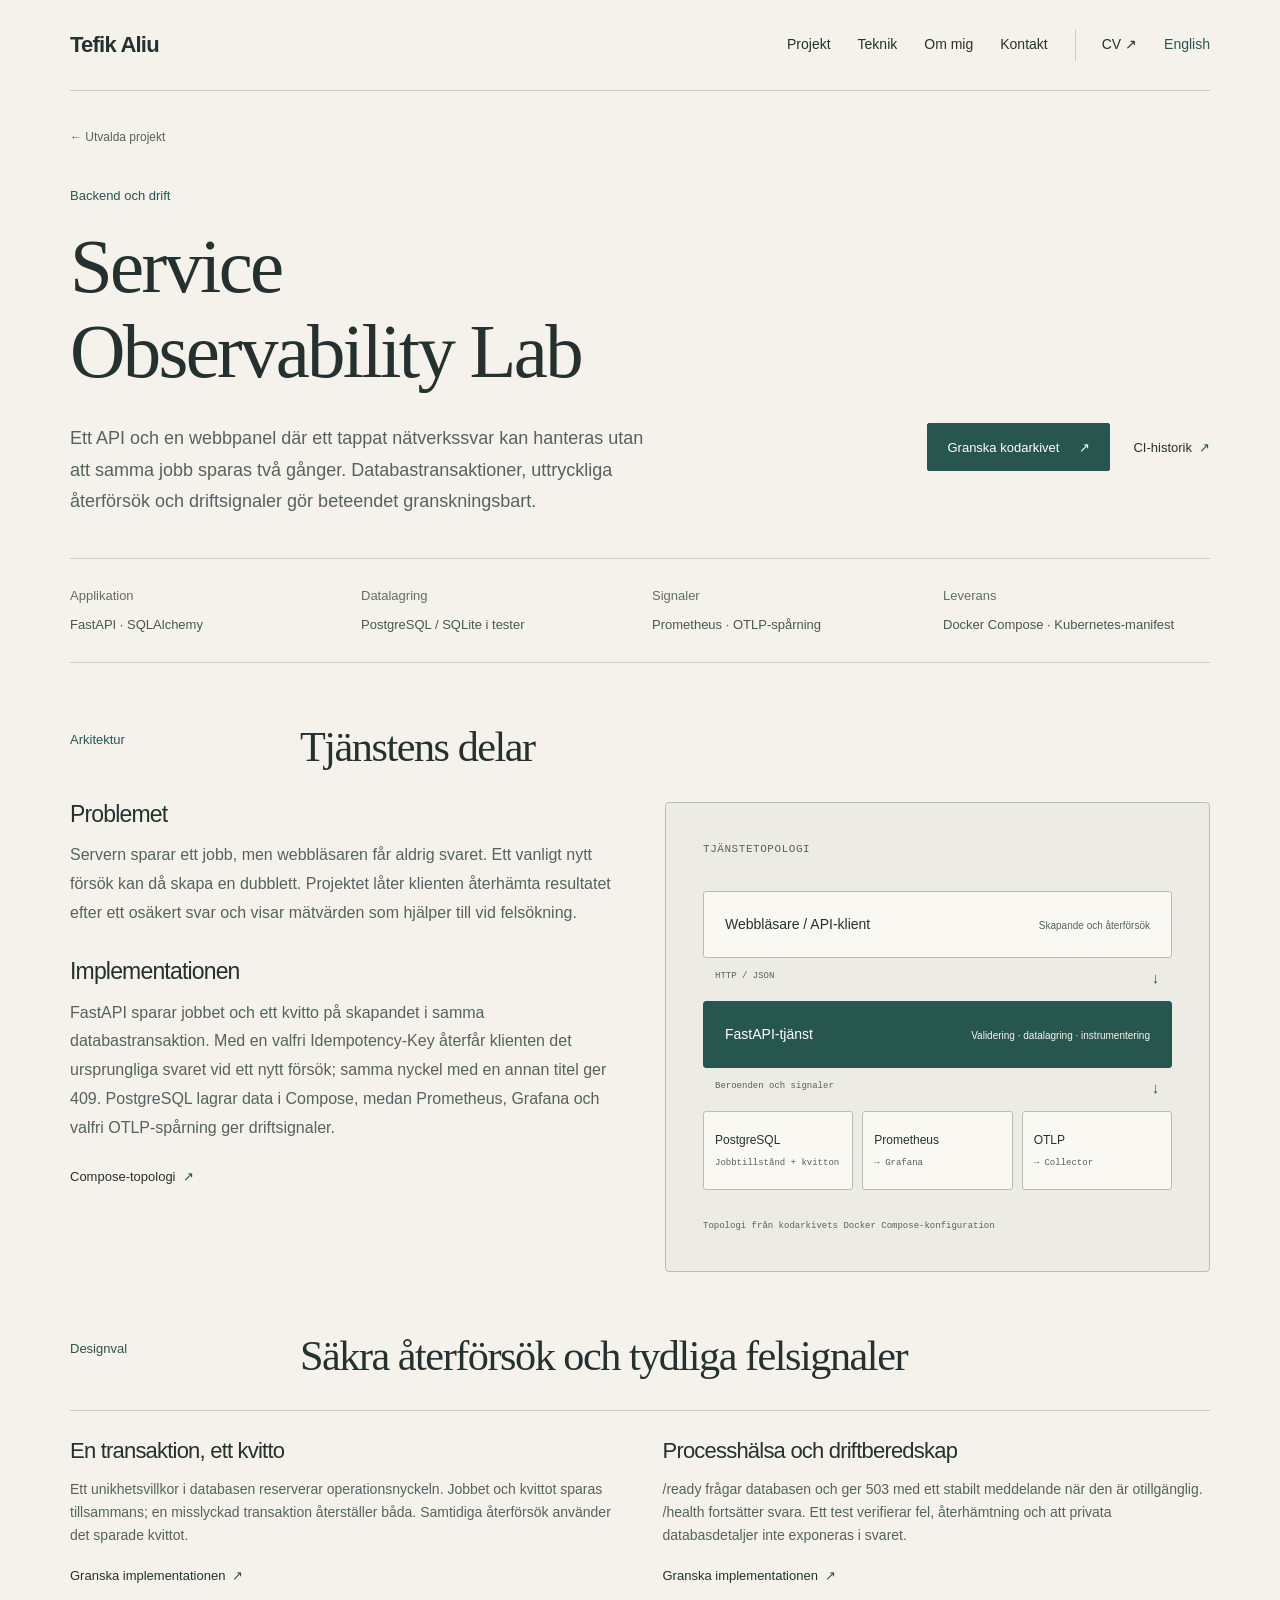
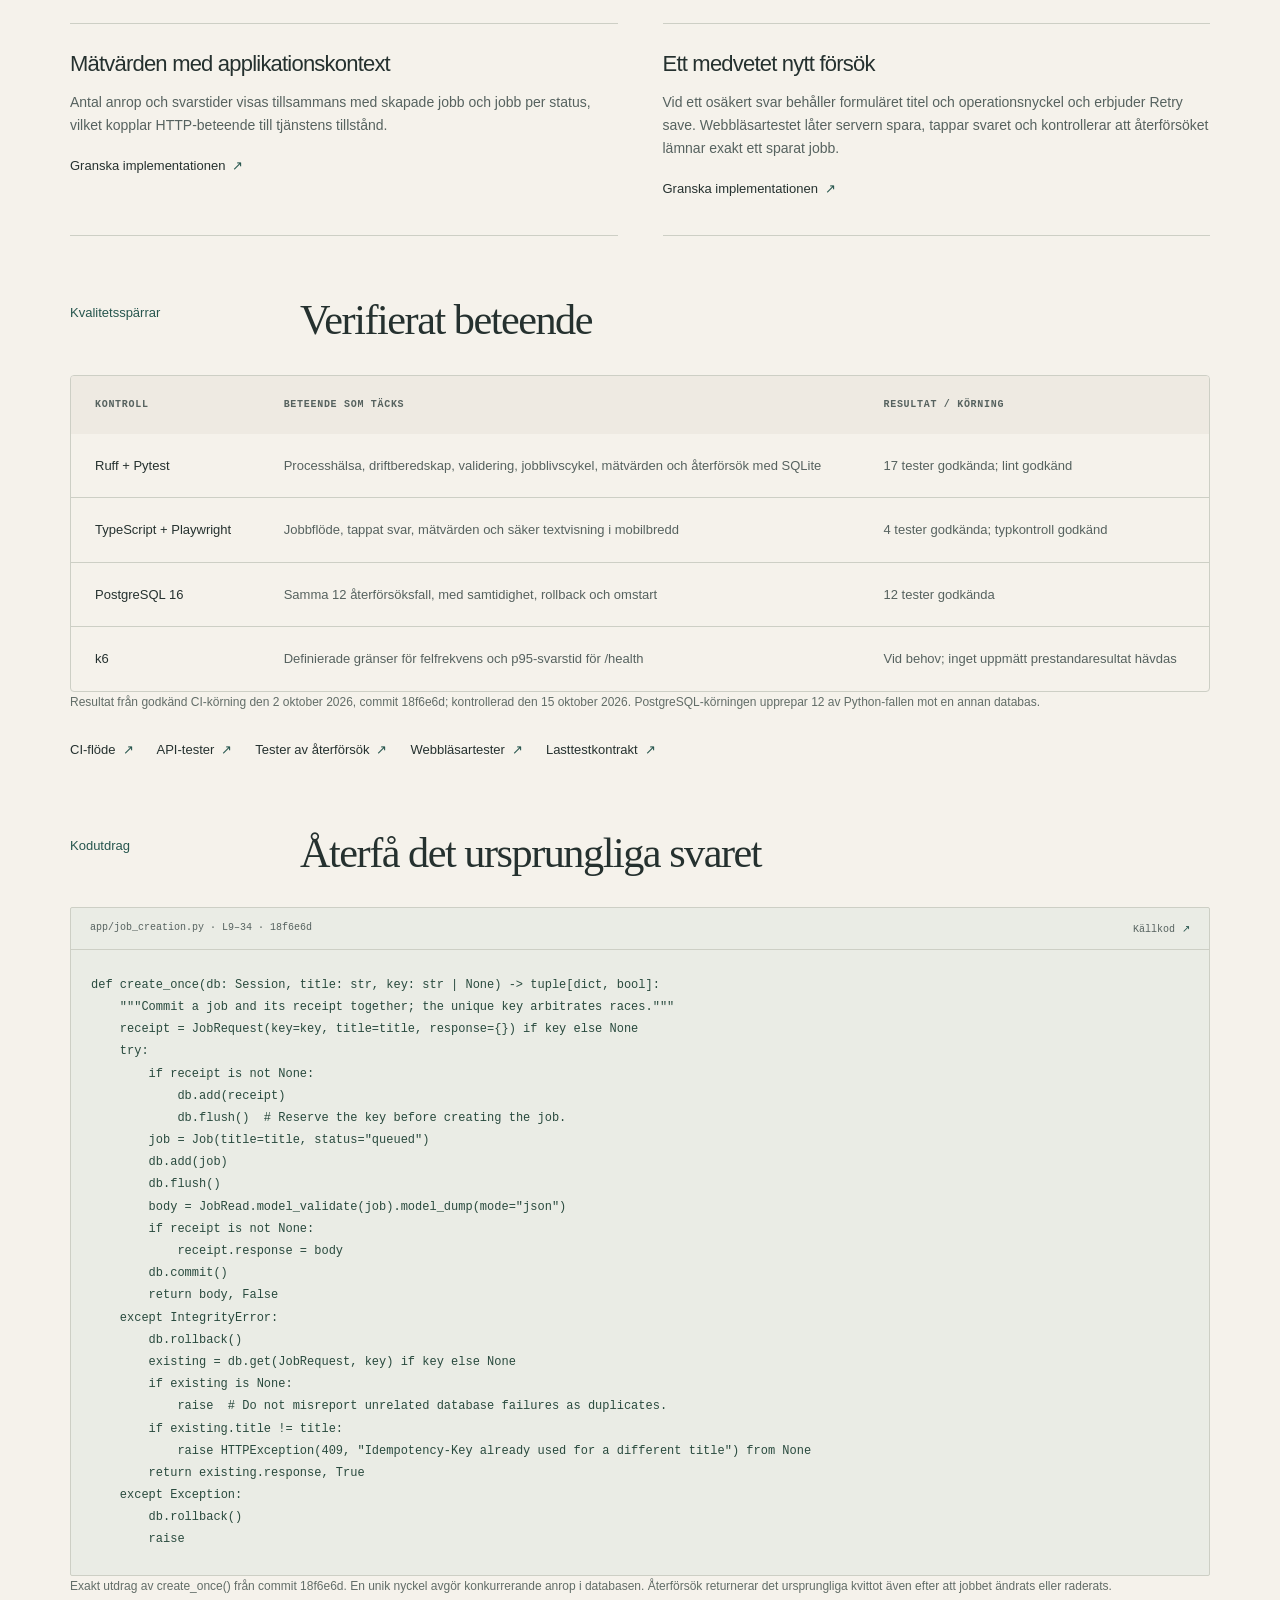
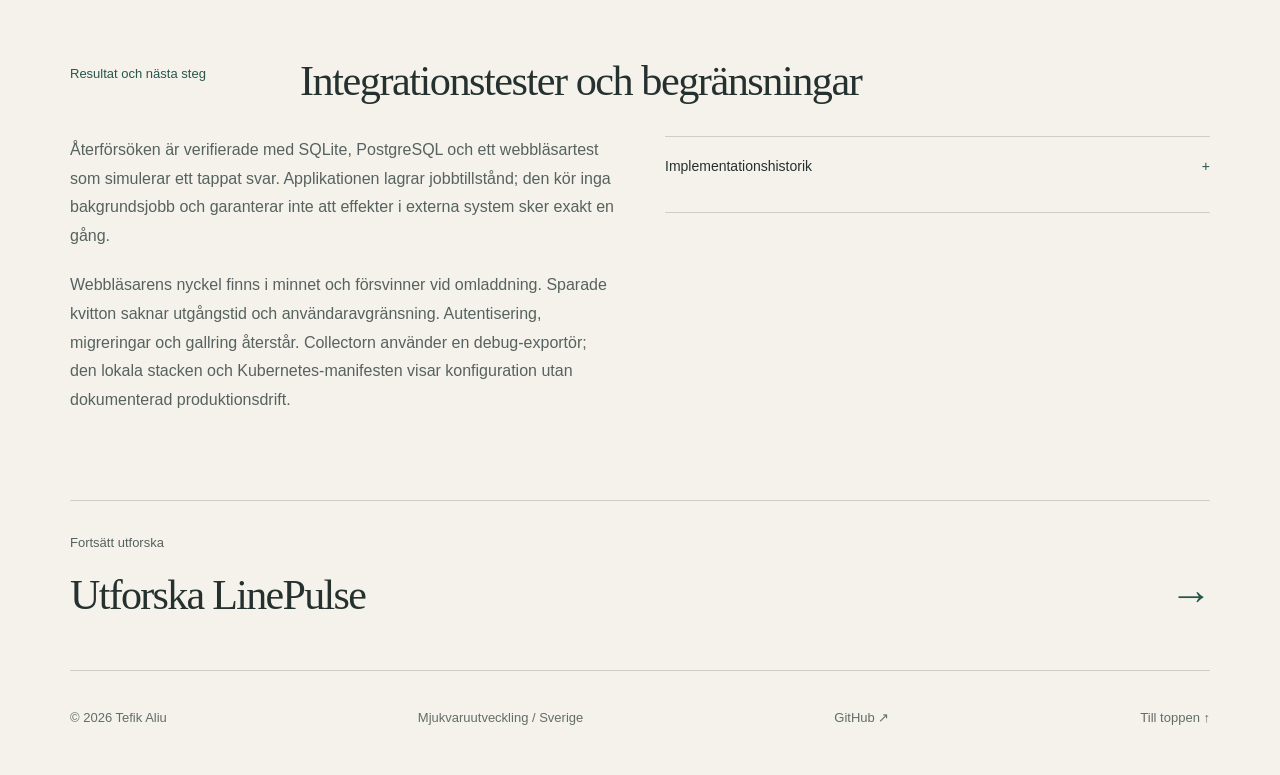
<file: service-observability-lab.sv.html>
<!DOCTYPE html>

<html lang="sv">
  <head>
    <meta charset="utf-8">
    <meta content="width=device-width, initial-scale=1" name="viewport">
    <title>Service Observability Lab — Fallstudie | Tefik Aliu</title>
    <meta
      content="FastAPI-tjänst med säkra återförsök, databastransaktioner och driftsignaler. Granska implementationen och verifierade tester med SQLite, PostgreSQL och webbläsare."
      name="description">
    <meta content="#f5f2eb" name="theme-color">
    <link
      href="https://tefik-aliu.github.io/service-observability-lab.sv.html"
      rel="canonical">
    <meta content="website" property="og:type">
    <meta
      content="Service Observability Lab — Fallstudie | Tefik Aliu"
      property="og:title">
    <meta
      content="FastAPI-tjänst med säkra återförsök, databastransaktioner och driftsignaler. Granska implementationen och verifierade tester med SQLite, PostgreSQL och webbläsare."
      property="og:description">
    <meta
      content="https://tefik-aliu.github.io/service-observability-lab.sv.html"
      property="og:url">
    <meta
      content="https://tefik-aliu.github.io/assets/social-software-sv.png"
      property="og:image">
    <meta content="1200" property="og:image:width">
    <meta content="630" property="og:image:height">
    <meta
      content="Tefik Aliu — Mjukvaru- och webbutveckling. Webbapplikationer, API:er, data och automation."
      property="og:image:alt">
    <meta content="summary_large_image" name="twitter:card">
    <meta
      content="Service Observability Lab — Fallstudie | Tefik Aliu"
      name="twitter:title">
    <meta
      content="FastAPI-tjänst med säkra återförsök, databastransaktioner och driftsignaler. Granska implementationen och verifierade tester med SQLite, PostgreSQL och webbläsare."
      name="twitter:description">
    <meta
      content="https://tefik-aliu.github.io/assets/social-software-sv.png"
      name="twitter:image">
    <link href="assets/favicon.svg?v=1474bed2ae98" rel="icon" type="image/svg+xml">
    <link href="styles.css?v=105fdf5515b7" rel="stylesheet">
    <script type="application/ld+json">
      {
        "@context": "https://schema.org",
        "@type": "WebPage",
        "name": "Service Observability Lab — Fallstudie | Tefik Aliu",
        "url": "https://tefik-aliu.github.io/service-observability-lab.sv.html",
        "author": {
          "@type": "Person",
          "name": "Tefik Aliu",
          "url": "https://tefik-aliu.github.io/"
        },
        "inLanguage": "sv"
      }
    </script>
    <script defer src="script.js?v=a198b939de59"></script>
    <link
      href="https://tefik-aliu.github.io/service-observability-lab.html"
      hreflang="en"
      rel="alternate">
    <link
      href="https://tefik-aliu.github.io/service-observability-lab.sv.html"
      hreflang="sv"
      rel="alternate">
    <link
      href="https://tefik-aliu.github.io/service-observability-lab.html"
      hreflang="x-default"
      rel="alternate">
    <link href="signature.css?v=f061ff47b524" rel="stylesheet">
    <script defer src="signature.js?v=60df9ed9895c"></script>
  </head>
  <body>
    <a class="skip-link" href="#main">Hoppa till innehållet</a>
    <header class="site-header shell">
      <a aria-label="Tefik Aliu startsida" class="brand" href="index.sv.html"
        >Tefik Aliu</a
      >
      <span class="header-role">MJUKVARUUTVECKLARE</span>
      <button
        aria-controls="site-nav"
        aria-expanded="false"
        class="menu-button"
        hidden
        type="button"
      >
        Meny<span aria-hidden="true">+</span>
      </button>
      <nav aria-label="Huvudnavigation" class="site-nav" id="site-nav">
        <a data-section="projects" href="index.sv.html#projects">Projekt</a
        ><a data-section="engineering" href="index.sv.html#engineering"
          >Teknik</a
        ><a data-section="about" href="index.sv.html#about">Om mig</a
        ><a data-section="contact" href="index.sv.html#contact">Kontakt</a>
        <a
          class="nav-cv"
          href="assets/Tefik_Aliu_CV_SV.pdf"
          rel="noopener"
          target="_blank"
          >CV <span aria-hidden="true">↗</span></a
        >
        <a
          aria-label="Read in English"
          class="language-link"
          href="service-observability-lab.html"
          hreflang="en"
          lang="en"
          >English</a
        >
      </nav>
    </header>
    <main id="main">
      <section class="case-hero shell" id="top">
        <a class="back-link" href="index.sv.html#projects">← Utvalda projekt</a>
        <p class="eyebrow">Backend och drift</p>
        <h1>Service<br>Observability Lab</h1>
        <div class="case-intro">
          <p>
            Ett API och en webbpanel där ett tappat nätverkssvar kan hanteras
            utan att samma jobb sparas två gånger. Databastransaktioner,
            uttryckliga återförsök och driftsignaler gör beteendet granskningsbart.
          </p>
          <div class="case-links">
            <a
              class="button primary"
              href="https://github.com/tefik-aliu/service-observability-lab"
              rel="noopener noreferrer"
              target="_blank"
              >Granska kodarkivet<span aria-hidden="true"> ↗</span></a
            ><a
              class="text-link"
              href="https://github.com/tefik-aliu/service-observability-lab/actions"
              rel="noopener noreferrer"
              target="_blank"
              >CI-historik<span aria-hidden="true"> ↗</span></a
            >
          </div>
        </div>
        <dl class="case-meta">
          <div>
            <dt>Applikation</dt>
            <dd>FastAPI · SQLAlchemy</dd>
          </div>
          <div>
            <dt>Datalagring</dt>
            <dd>PostgreSQL / SQLite i tester</dd>
          </div>
          <div>
            <dt>Signaler</dt>
            <dd>Prometheus · OTLP-spårning</dd>
          </div>
          <div>
            <dt>Leverans</dt>
            <dd>Docker Compose · Kubernetes-manifest</dd>
          </div>
        </dl>
      </section>
      <section class="section shell case-section" id="architecture">
        <div class="section-head">
          <p class="eyebrow">Arkitektur</p>
          <div>
            <h2>Tjänstens delar</h2>
          </div>
        </div>
        <div class="case-split">
          <div class="prose">
            <h3>Problemet</h3>
            <p>
              Servern sparar ett jobb, men webbläsaren får aldrig svaret.
              Ett vanligt nytt försök kan då skapa en dubblett. Projektet
              låter klienten återhämta resultatet efter ett osäkert svar och
              visar mätvärden som hjälper till vid felsökning.
            </p>
            <h3>Implementationen</h3>
            <p>
              FastAPI sparar jobbet och ett kvitto på skapandet i samma
              databastransaktion. Med en valfri Idempotency-Key återfår klienten
              det ursprungliga svaret vid ett nytt försök; samma nyckel med en
              annan titel ger 409. PostgreSQL lagrar data i Compose, medan
              Prometheus, Grafana och valfri OTLP-spårning ger driftsignaler.
            </p>
            <a
              class="text-link"
              href="https://github.com/tefik-aliu/service-observability-lab/blob/18f6e6da090982d341ee03bba0defb7539d5445a/docker-compose.yml"
              rel="noopener noreferrer"
              target="_blank"
              >Compose-topologi<span aria-hidden="true"> ↗</span></a
            >
          </div>
          <figure class="system-figure">
            <figcaption><span class="mono">TJÄNSTETOPOLOGI</span></figcaption>
            <div class="system-node">
              <b>Webbläsare / API-klient</b><small>Skapande och återförsök</small>
            </div>
            <div class="flow-connector">
              <span>HTTP / JSON</span><span aria-hidden="true">↓</span>
            </div>
            <div class="system-node primary-node">
              <b>FastAPI-tjänst</b
              ><small>Validering · datalagring · instrumentering</small>
            </div>
            <div class="flow-connector">
              <span>Beroenden och signaler</span
              ><span aria-hidden="true">↓</span>
            </div>
            <div class="system-outputs">
              <div><b>PostgreSQL</b><small>Jobbtillstånd + kvitton</small></div>
              <div><b>Prometheus</b><small>→ Grafana</small></div>
              <div><b>OTLP</b><small>→ Collector</small></div>
            </div>
            <div class="diagram-foot">
              Topologi från kodarkivets Docker Compose-konfiguration
            </div>
          </figure>
        </div>
      </section>
      <section class="section shell case-section" id="decisions">
        <div class="section-head">
          <p class="eyebrow">Designval</p>
          <div>
            <h2>Säkra återförsök och tydliga felsignaler</h2>
          </div>
        </div>
        <div class="decision-grid">
          <article class="decision">
            <h3>En transaktion, ett kvitto</h3>
            <p>
              Ett unikhetsvillkor i databasen reserverar operationsnyckeln.
              Jobbet och kvittot sparas tillsammans; en misslyckad transaktion
              återställer båda. Samtidiga återförsök använder det sparade kvittot.
            </p>
            <a
              class="text-link"
              href="https://github.com/tefik-aliu/service-observability-lab/blob/18f6e6da090982d341ee03bba0defb7539d5445a/app/job_creation.py"
              rel="noopener noreferrer"
              target="_blank"
              >Granska implementationen<span aria-hidden="true"> ↗</span></a
            >
          </article>
          <article class="decision">
            <h3>Processhälsa och driftberedskap</h3>
            <p>
              /ready frågar databasen och ger 503 med ett stabilt meddelande
              när den är otillgänglig. /health fortsätter svara. Ett test
              verifierar fel, återhämtning och att privata databasdetaljer
              inte exponeras i svaret.
            </p>
            <a
              class="text-link"
              href="https://github.com/tefik-aliu/service-observability-lab/blob/18f6e6da090982d341ee03bba0defb7539d5445a/tests/test_api.py"
              rel="noopener noreferrer"
              target="_blank"
              >Granska implementationen<span aria-hidden="true"> ↗</span></a
            >
          </article>
          <article class="decision">
            <h3>Mätvärden med applikationskontext</h3>
            <p>
              Antal anrop och svarstider visas tillsammans med skapade jobb och
              jobb per status, vilket kopplar HTTP-beteende till tjänstens
              tillstånd.
            </p>
            <a
              class="text-link"
              href="https://github.com/tefik-aliu/service-observability-lab/blob/18f6e6da090982d341ee03bba0defb7539d5445a/app/metrics.py"
              rel="noopener noreferrer"
              target="_blank"
              >Granska implementationen<span aria-hidden="true"> ↗</span></a
            >
          </article>
          <article class="decision">
            <h3>Ett medvetet nytt försök</h3>
            <p>
              Vid ett osäkert svar behåller formuläret titel och
              operationsnyckel och erbjuder Retry save. Webbläsartestet låter
              servern spara, tappar svaret och kontrollerar att återförsöket
              lämnar exakt ett sparat jobb.
            </p>
            <a
              class="text-link"
              href="https://github.com/tefik-aliu/service-observability-lab/blob/18f6e6da090982d341ee03bba0defb7539d5445a/qa/service.spec.ts"
              rel="noopener noreferrer"
              target="_blank"
              >Granska implementationen<span aria-hidden="true"> ↗</span></a
            >
          </article>
        </div>
      </section>
      <section class="section shell case-section" id="quality">
        <div class="section-head">
          <p class="eyebrow">Kvalitetsspärrar</p>
          <div>
            <h2>Verifierat beteende</h2>
          </div>
        </div>
        <section aria-label="Kvalitetsspärrar" class="table-wrap" tabindex="0">
          <table>
            <caption class="sr-only">
              Kvalitetskontroller och körning
            </caption>
            <thead>
              <tr>
                <th scope="col">Kontroll</th>
                <th scope="col">Beteende som täcks</th>
                <th scope="col">Resultat / körning</th>
              </tr>
            </thead>
            <tbody>
              <tr>
                <th scope="row">Ruff + Pytest</th>
                <td>
                  Processhälsa, driftberedskap, validering, jobblivscykel,
                  mätvärden och återförsök med SQLite
                </td>
                <td>17 tester godkända; lint godkänd</td>
              </tr>
              <tr>
                <th scope="row">TypeScript + Playwright</th>
                <td>Jobbflöde, tappat svar, mätvärden och säker textvisning i mobilbredd</td>
                <td>4 tester godkända; typkontroll godkänd</td>
              </tr>
              <tr>
                <th scope="row">PostgreSQL 16</th>
                <td>Samma 12 återförsöksfall, med samtidighet, rollback och omstart</td>
                <td>12 tester godkända</td>
              </tr>
              <tr>
                <th scope="row">k6</th>
                <td>Definierade gränser för felfrekvens och p95-svarstid för /health</td>
                <td>Vid behov; inget uppmätt prestandaresultat hävdas</td>
              </tr>
            </tbody>
          </table>
        </section>
        <p class="small-note">
          Resultat från <a href="https://github.com/tefik-aliu/service-observability-lab/actions/runs/36991272179" rel="noopener noreferrer" target="_blank">godkänd CI-körning den 2 oktober 2026</a>,
          commit <a href="https://github.com/tefik-aliu/service-observability-lab/commit/18f6e6da090982d341ee03bba0defb7539d5445a" rel="noopener noreferrer" target="_blank">18f6e6d</a>;
          kontrollerad den 15 oktober 2026. PostgreSQL-körningen upprepar 12
          av Python-fallen mot en annan databas.
        </p>
        <div class="inline-links">
          <a
            class="text-link"
            href="https://github.com/tefik-aliu/service-observability-lab/blob/18f6e6da090982d341ee03bba0defb7539d5445a/.github/workflows/ci.yml"
            rel="noopener noreferrer"
            target="_blank"
            >CI-flöde<span aria-hidden="true"> ↗</span></a
          ><a
            class="text-link"
            href="https://github.com/tefik-aliu/service-observability-lab/blob/18f6e6da090982d341ee03bba0defb7539d5445a/tests/test_api.py"
            rel="noopener noreferrer"
            target="_blank"
            >API-tester<span aria-hidden="true"> ↗</span></a
          ><a
            class="text-link"
            href="https://github.com/tefik-aliu/service-observability-lab/blob/18f6e6da090982d341ee03bba0defb7539d5445a/tests/test_idempotency.py"
            rel="noopener noreferrer"
            target="_blank"
            >Tester av återförsök<span aria-hidden="true"> ↗</span></a
          ><a
            class="text-link"
            href="https://github.com/tefik-aliu/service-observability-lab/blob/18f6e6da090982d341ee03bba0defb7539d5445a/qa/service.spec.ts"
            rel="noopener noreferrer"
            target="_blank"
            >Webbläsartester<span aria-hidden="true"> ↗</span></a
          ><a
            class="text-link"
            href="https://github.com/tefik-aliu/service-observability-lab/blob/18f6e6da090982d341ee03bba0defb7539d5445a/qa/load/k6.js"
            rel="noopener noreferrer"
            target="_blank"
            >Lasttestkontrakt<span aria-hidden="true"> ↗</span></a
          >
        </div>
      </section>
      <section class="section shell case-section" id="implementation">
        <div class="section-head">
          <p class="eyebrow">Kodutdrag</p>
          <div>
            <h2>Återfå det ursprungliga svaret</h2>
          </div>
        </div>
        <div class="code-proof">
          <div class="proof-header">
            <span>app/job_creation.py · L9–34 · 18f6e6d</span
            ><a
              class="text-link"
              href="https://github.com/tefik-aliu/service-observability-lab/blob/18f6e6da090982d341ee03bba0defb7539d5445a/app/job_creation.py#L9-L34"
              rel="noopener noreferrer"
              target="_blank"
              >Källkod<span aria-hidden="true"> ↗</span></a
            >
          </div>
          <pre
            aria-label="Kodutdrag ur app/job_creation.py"
            tabindex="0"
          ><code>def create_once(db: Session, title: str, key: str | None) -&gt; tuple[dict, bool]:
    """Commit a job and its receipt together; the unique key arbitrates races."""
    receipt = JobRequest(key=key, title=title, response={}) if key else None
    try:
        if receipt is not None:
            db.add(receipt)
            db.flush()  # Reserve the key before creating the job.
        job = Job(title=title, status="queued")
        db.add(job)
        db.flush()
        body = JobRead.model_validate(job).model_dump(mode="json")
        if receipt is not None:
            receipt.response = body
        db.commit()
        return body, False
    except IntegrityError:
        db.rollback()
        existing = db.get(JobRequest, key) if key else None
        if existing is None:
            raise  # Do not misreport unrelated database failures as duplicates.
        if existing.title != title:
            raise HTTPException(409, "Idempotency-Key already used for a different title") from None
        return existing.response, True
    except Exception:
        db.rollback()
        raise</code></pre>
        </div>
        <p class="small-note">
          Exakt utdrag av create_once() från commit 18f6e6d. En unik nyckel
          avgör konkurrerande anrop i databasen. Återförsök returnerar det
          ursprungliga kvittot även efter att jobbet ändrats eller raderats.
        </p>
      </section>
      <section class="section shell case-section" id="limits">
        <div class="section-head">
          <p class="eyebrow">Resultat och nästa steg</p>
          <div>
            <h2>Integrationstester och begränsningar</h2>
          </div>
        </div>
        <div class="case-split">
          <div class="prose">
            <p>
              Återförsöken är verifierade med SQLite, PostgreSQL och ett
              webbläsartest som simulerar ett tappat svar. Applikationen lagrar
              jobbtillstånd; den kör inga bakgrundsjobb och garanterar inte att
              effekter i externa system sker exakt en gång.
            </p>
            <p>
              Webbläsarens nyckel finns i minnet och försvinner vid omladdning.
              Sparade kvitton saknar utgångstid och användaravgränsning.
              Autentisering, migreringar och gallring återstår. Collectorn
              använder en debug-exportör; den lokala stacken och
              Kubernetes-manifesten visar konfiguration utan dokumenterad
              produktionsdrift.
            </p>
          </div>
          <details class="technical-details">
            <summary>
              Implementationshistorik<span aria-hidden="true">+</span>
            </summary>
            <p>
              Beskrivningen av återförsök dokumenterar felscenariot,
              API-kontraktet, lagringsvalen och begränsningarna. Commit- och
              CI-historiken gör implementationen och kontrollerna granskningsbara.
            </p>
            <a
              class="text-link"
              href="https://github.com/tefik-aliu/service-observability-lab/blob/18f6e6da090982d341ee03bba0defb7539d5445a/docs/retrying-job-creation.md"
              rel="noopener noreferrer"
              target="_blank"
              >Återförsökskontrakt<span aria-hidden="true"> ↗</span></a
            ><a
              class="text-link"
              href="https://github.com/tefik-aliu/service-observability-lab/actions"
              rel="noopener noreferrer"
              target="_blank"
              >CI-historik<span aria-hidden="true"> ↗</span></a
            >
          </details>
        </div>
      </section>
      <section class="next-project shell">
        <p class="eyebrow">Fortsätt utforska</p>
        <a class="next-link" href="linepulse.sv.html"
          >Utforska LinePulse<span aria-hidden="true"> →</span></a
        >
      </section>
    </main>
    <footer class="site-footer shell">
      <span>© <span id="year">2026</span> Tefik Aliu</span
      ><span>Mjukvaruutveckling / Sverige</span
      ><a href="https://github.com/tefik-aliu" rel="noopener" target="_blank"
        >GitHub ↗</a
      ><a href="#top">Till toppen ↑</a>
    </footer>
  </body>
</html>
</file>
<file: styles.css>
/* Tefik Aliu — engineering portfolio. No external font or build dependency. */
:root {
  color-scheme: light;
  --bg: #f5f2eb;
  --surface: #eeeae2;
  --surface-raised: #e6e1d8;
  --text: #25312f;
  --muted: #56625f;
  --subtle: #626d68;
  --line: #cdcfc5;
  --accent: #27564e;
  --ink: #ffffff;
  --sans: "Segoe UI Variable Display", "Segoe UI", Helvetica, Arial, sans-serif;
  --mono:
    "Cascadia Code", "SFMono-Regular", Consolas, "Liberation Mono", monospace;
  --shell: min(1320px, calc(100% - 112px));
}
* {
  box-sizing: border-box;
}
html {
  scroll-behavior: smooth;
  scroll-padding-top: 30px;
}
body {
  margin: 0;
  background: var(--bg);
  color: var(--text);
  font: 16px/1.65 var(--sans);
  -webkit-font-smoothing: antialiased;
}
::selection {
  background: var(--accent);
  color: var(--ink);
}
a {
  color: inherit;
  text-decoration: none;
  text-underline-offset: 5px;
}
a:hover {
  color: var(--accent);
}
button,
input {
  font: inherit;
}
button,
summary {
  cursor: pointer;
}
button,
a,
summary {
  -webkit-tap-highlight-color: transparent;
}
:focus-visible {
  outline: 2px solid var(--accent);
  outline-offset: 5px;
}
img,
svg {
  max-width: 100%;
  display: block;
}
[hidden] {
  display: none !important;
}
h1,
h2,
h3,
h4,
p,
figure {
  margin: 0;
}
h1,
h2,
h3,
h4 {
  line-height: 1.08;
  font-weight: 500;
}
p + p {
  margin-top: 20px;
}
h1 {
  font-size: clamp(64px, 7.1vw, 106px);
  letter-spacing: -0.064em;
}
h2 {
  font-size: clamp(38px, 4.3vw, 64px);
  letter-spacing: -0.052em;
}
h3 {
  letter-spacing: -0.036em;
}
h4 {
  letter-spacing: -0.015em;
}
ul {
  padding-left: 21px;
}
li + li {
  margin-top: 12px;
}
.shell {
  width: var(--shell);
  margin-inline: auto;
}
.mono,
.eyebrow,
.project-meta,
.stack-line,
.hero-bottom,
.row-number,
.case-meta dt,
.proof-header,
.diagram-foot {
  font-family: var(--mono);
}
.eyebrow {
  font-size: 11px;
  letter-spacing: 0.105em;
  line-height: 1.6;
  text-transform: uppercase;
  color: var(--muted);
}
.mono {
  font-size: 11px;
  letter-spacing: 0.05em;
}
.muted {
  color: var(--muted);
}
.sr-only {
  position: absolute;
  width: 1px;
  height: 1px;
  margin: -1px;
  padding: 0;
  overflow: hidden;
  clip: rect(0, 0, 0, 0);
  white-space: nowrap;
  border: 0;
}
.skip-link {
  position: fixed;
  left: 16px;
  top: -90px;
  z-index: 100;
  padding: 12px 20px;
  background: var(--accent);
  color: var(--ink);
  opacity: 0;
  pointer-events: none;
}
.skip-link:focus {
  top: 16px;
  color: var(--ink);
  opacity: 1;
  pointer-events: auto;
}
/* Identity and navigation */
.site-header {
  display: flex;
  align-items: center;
  gap: 26px;
  min-height: 100px;
  border-bottom: 1px solid var(--line);
}
.brand {
  font-size: 26px;
  font-weight: 600;
  letter-spacing: -0.055em;
  white-space: nowrap;
  line-height: 1;
  padding-block: 12px;
}
.brand span {
  color: var(--accent);
}
.header-role {
  color: var(--subtle);
  font: 10px/1.3 var(--mono);
  letter-spacing: 0.06em;
  border-left: 1px solid var(--line);
  padding-left: 24px;
}
.site-nav {
  display: flex;
  align-items: center;
  gap: 26px;
  margin-left: auto;
  font-size: 13px;
}
.site-nav a {
  padding-block: 12px;
  position: relative;
}
.site-nav a[aria-current="location"] {
  color: var(--accent);
}
.site-nav a[aria-current="location"]::after {
  content: "";
  position: absolute;
  bottom: 4px;
  left: 0;
  width: 13px;
  height: 2px;
  background: var(--accent);
}
.site-nav .nav-cv {
  border: 1px solid var(--line);
  padding: 9px 16px;
  border-radius: 3px;
}
.menu-button {
  border: 1px solid var(--line);
  border-radius: 3px;
  color: var(--text);
  background: transparent;
  padding: 9px 13px;
  min-height: 44px;
  margin-left: auto;
}
.menu-button span {
  margin-left: 14px;
  color: var(--accent);
}
/* Hero */
.hero {
  display: grid;
  grid-template-columns: 1.5fr 1fr;
  column-gap: clamp(40px, 6vw, 90px);
  padding-top: 91px;
}
.hero-heading .eyebrow {
  display: flex;
  align-items: center;
  gap: 12px;
  margin-bottom: 31px;
}
.live-dot {
  width: 6px;
  height: 6px;
  border-radius: 50%;
  background: var(--accent);
  flex-shrink: 0;
}
.hero h1 {
  white-space: nowrap;
}
.hero h1 > span {
  color: var(--accent);
}
.hero-aside {
  padding-top: 80px;
}
.hero-description {
  margin-top: 22px;
  color: #56625f;
  font-size: clamp(16px, 1.5vw, 20px);
  line-height: 1.7;
  max-width: 410px;
}
.hero-actions,
.project-actions {
  display: flex;
  flex-wrap: wrap;
  align-items: center;
  gap: 13px 22px;
  margin-top: 30px;
}
.button {
  min-height: 48px;
  display: inline-flex;
  align-items: center;
  justify-content: center;
  gap: 20px;
  border: 1px solid var(--line);
  border-radius: 3px;
  padding: 11px 19px;
  font-size: 13px;
  font-weight: 600;
  transition:
    background 0.18s,
    color 0.18s,
    border-color 0.18s;
}
.button.primary {
  background: var(--accent);
  color: var(--ink);
  border-color: var(--accent);
}
.button.primary:hover {
  background: #173c36;
  border-color: #173c36;
}
.button.secondary {
  background: transparent;
}
.button.secondary:hover {
  background: var(--surface-raised);
  border-color: var(--subtle);
  color: var(--text);
}
.quiet-link {
  color: var(--muted);
  font-size: 13px;
  padding-block: 12px;
}
.text-link {
  font-size: 13px;
  display: inline-flex;
  gap: 7px;
  align-items: baseline;
  padding-block: 8px;
  font-weight: 500;
}
.text-link span {
  color: var(--accent);
}
.text-link:hover {
  text-decoration: underline;
}
.hero-index {
  margin-top: 43px;
}
.hero-index > p {
  color: var(--subtle);
  font-size: 10px;
  margin-bottom: 10px;
}
.hero-index a {
  display: grid;
  grid-template-columns: 24px 1fr 18px;
  align-items: center;
  gap: 9px;
  border-top: 1px solid var(--line);
  padding-block: 10px;
  font-size: 13px;
}
.hero-index a span:first-child {
  font: 10px var(--mono);
  color: var(--subtle);
}
.hero-index a span:last-child {
  color: var(--accent);
  text-align: right;
}
.hero-bottom {
  grid-column: 1/-1;
  display: flex;
  justify-content: space-between;
  gap: 20px;
  padding: 26px 0;
  margin-top: 71px;
  border-top: 1px solid var(--line);
  color: var(--muted);
  font-size: 10px;
  letter-spacing: 0.055em;
}
.hero-bottom a {
  color: var(--accent);
}
.hero-bottom a span {
  margin-left: 16px;
}
/* Project hierarchy */
.section {
  padding-block: 95px 0;
}
.section-head {
  display: grid;
  grid-template-columns: 0.55fr 1.45fr;
  gap: 50px;
  margin-bottom: 46px;
}
.section-head > .eyebrow {
  padding-top: 9px;
  color: var(--accent);
}
.section-head > div > p {
  color: var(--muted);
  max-width: 530px;
  margin-top: 20px;
  font-size: 15px;
}
.flagship {
  display: grid;
  grid-template-columns: 1.08fr 1fr;
  border: 1px solid #b7beb2;
  border-radius: 6px;
  overflow: hidden;
  background: var(--surface);
}
.project-body {
  padding: 38px;
}
.project-meta {
  color: var(--muted);
  font-size: 9px;
  letter-spacing: 0.08em;
  display: flex;
  justify-content: space-between;
  gap: 14px;
  margin-bottom: 27px;
}
.project-meta > span:first-child {
  color: var(--accent);
}
.project-body h3 {
  font-size: clamp(33px, 3.55vw, 52px);
  letter-spacing: -0.05em;
}
.title-dot {
  color: var(--accent);
}
.project-deck {
  margin-top: 13px;
  color: var(--text);
  font-size: 18px;
}
.project-deck + p {
  margin-top: 18px;
  color: var(--muted);
  font-size: 14px;
  max-width: 480px;
}
.project-facts {
  margin: 25px 0 0;
}
.project-facts > div {
  display: grid;
  grid-template-columns: 55px 1fr;
  gap: 14px;
  padding-block: 13px;
  border-top: 1px solid var(--line);
  font-size: 12px;
}
.project-facts dt {
  color: var(--text);
}
.project-facts dd {
  margin: 0;
  color: var(--muted);
}
.stack-line {
  margin-top: 22px;
  font-size: 10px;
  color: var(--subtle);
  line-height: 1.9;
}
.project-actions {
  margin-top: 25px;
  gap: 10px 18px;
}
.project-actions .button,
.project-actions .text-link {
  font-size: 12px;
}
.system-figure {
  padding: 37px;
  background: #edece4;
  display: flex;
  flex-direction: column;
  justify-content: center;
}
.flagship > .system-figure {
  border-left: 1px solid #b7beb2;
}
.system-figure figcaption {
  display: flex;
  align-items: center;
  justify-content: space-between;
  gap: 10px;
  margin-bottom: 33px;
  color: var(--muted);
}
.diagram-label {
  font-size: 10px;
  border: 1px solid #b7beb2;
  border-radius: 3px;
  padding: 3px 7px;
  color: #46584e;
}
.system-node {
  border: 1px solid #b7beb2;
  background: #f9f8f3;
  border-radius: 3px;
  padding: 21px;
  display: flex;
  align-items: center;
  gap: 17px;
}
.system-node > b {
  flex: 1;
}
.system-node b {
  font-size: 14px;
  font-weight: 500;
}
.system-node small {
  display: block;
  font-size: 10px;
  color: #56625f;
  margin-top: 4px;
}
.node-icon {
  flex: 0 0 25px;
  font: 18px var(--mono);
  color: var(--accent);
  white-space: nowrap;
}
.primary-node {
  background: var(--accent);
  border-color: var(--accent);
  color: var(--ink);
}
.primary-node small,
.primary-node .node-icon {
  color: #f6f5ef;
}
.flow-connector {
  padding: 13px 12px;
  display: flex;
  justify-content: space-between;
  color: #56625f;
  font: 9px var(--mono);
}
.flow-connector span:last-child {
  color: var(--accent);
  font-size: 15px;
}
.system-outputs {
  display: grid;
  grid-template-columns: repeat(3, minmax(0, 1fr));
  gap: 9px;
}
.system-outputs > div {
  padding: 19px 11px;
  border: 1px solid #b7beb2;
  background: #f9f8f3;
  border-radius: 3px;
}
.system-outputs b {
  display: block;
  font-size: 12px;
  font-weight: 500;
}
.system-outputs small {
  font: 9px/1.6 var(--mono);
  display: block;
  color: #56625f;
  margin-top: 5px;
}
.diagram-foot {
  display: flex;
  flex-wrap: wrap;
  justify-content: space-between;
  gap: 8px;
  margin-top: 29px;
  font-size: 9px;
  color: #56625f;
}
.observability-feature {
  display: grid;
  grid-template-columns: 1fr 1fr;
  gap: 38px;
  padding: 28px 0 40px;
  margin-top: 30px;
  border-bottom: 1px solid var(--line);
}
.observability-feature .project-body {
  padding: 25px 0 0;
}
.observability-proof {
  align-self: center;
  min-width: 0;
  padding-top: 20px;
}
.observability-proof > .eyebrow {
  margin-bottom: 19px;
}
.code-proof {
  border: 1px solid var(--line);
  border-radius: 4px;
  min-width: 0;
  overflow: hidden;
  background: #eaece5;
}
.proof-header {
  display: flex;
  flex-wrap: wrap;
  align-items: center;
  justify-content: space-between;
  gap: 10px;
  padding: 12px 19px;
  border-bottom: 1px solid var(--line);
  font-size: 10px;
  color: var(--muted);
}
.proof-header a {
  font: 10px var(--mono);
  padding: 0;
}
pre {
  margin: 0;
  padding: 24px 20px;
  overflow: auto;
  font: 11px/1.85 var(--mono);
  color: #294a3e;
  tab-size: 4;
}
code {
  font-family: var(--mono);
  font-size: 0.9em;
  overflow-wrap: anywhere;
}
pre code {
  font: inherit;
  white-space: pre-wrap;
  overflow-wrap: anywhere;
}
.proof-caption {
  margin-top: 17px;
  color: var(--muted);
  font-size: 12px;
}
.project-index {
  margin-top: 50px;
}
.index-heading {
  display: flex;
  align-items: baseline;
  justify-content: space-between;
  gap: 20px;
  margin-bottom: 24px;
}
.index-heading h3 {
  font-size: 23px;
}
.index-heading .mono {
  color: var(--subtle);
  font-size: 9px;
}
.project-row {
  display: grid;
  grid-template-columns: 35px 1fr 1.22fr;
  column-gap: 29px;
  padding: 32px 0;
  border-top: 1px solid var(--line);
}
.row-number {
  font-size: 11px;
  color: var(--subtle);
  padding-top: 2px;
}
.project-row .eyebrow {
  font-size: 9px;
  color: var(--subtle);
}
.project-row h3 {
  font-size: 26px;
  margin-top: 13px;
  line-height: 1.2;
}
.project-row p:not(.eyebrow):not(.stack-line) {
  font-size: 14px;
  color: var(--muted);
}
.project-row .stack-line {
  margin-top: 13px;
}
.inline-links {
  display: flex;
  flex-wrap: wrap;
  gap: 6px 23px;
  margin-top: 18px;
}
.small-note {
  color: var(--subtle);
  font-size: 12px;
  line-height: 1.8;
}
.project-index + .small-note {
  padding-top: 20px;
  border-top: 1px solid var(--line);
}
/* Capability and biography */
.capability-table {
  border-top: 1px solid var(--line);
}
.capability-row {
  display: grid;
  grid-template-columns: 0.55fr 1fr 0.45fr;
  align-items: center;
  gap: 50px;
  padding: 28px 0;
  border-bottom: 1px solid var(--line);
}
.capability-row > h3 {
  font-size: 38px;
}
.capability-row > h3 span {
  color: var(--accent);
}
.capability-row h4 {
  font-size: 16px;
}
.capability-row p {
  color: var(--muted);
  font-size: 13px;
  margin-top: 9px;
}
.capability-row > a {
  justify-self: end;
  font-size: 12px;
}
.principles {
  display: grid;
  grid-template-columns: 0.55fr 1.45fr;
  gap: 50px;
  margin-top: 38px;
}
.principles > p:last-child {
  margin: 0;
  max-width: 620px;
  font-size: 23px;
  line-height: 1.45;
  letter-spacing: -0.025em;
}
.about-section {
  position: relative;
}
.anchor-alias {
  position: absolute;
  top: 60px;
}
.about-grid {
  display: grid;
  grid-template-columns: 1fr 1fr;
  gap: 70px;
}
.about-lead {
  font-size: 24px;
  line-height: 1.55;
  letter-spacing: -0.025em;
}
.about-grid > div > p {
  font-size: 14px;
  color: var(--muted);
}
.background-note {
  border-top: 1px solid var(--line);
  border-bottom: 1px solid var(--line);
  margin-top: 38px;
}
summary {
  list-style: none;
}
summary::-webkit-details-marker {
  display: none;
}
.background-note summary,
.technical-details summary {
  display: flex;
  justify-content: space-between;
  align-items: center;
  gap: 15px;
  font-size: 14px;
  padding: 18px 0;
}
summary span[aria-hidden] {
  color: var(--accent);
}
.background-note > p {
  padding-bottom: 24px;
  max-width: 750px;
  font-size: 14px;
  color: var(--muted);
}
.contact-section {
  margin-top: 98px;
  padding: 60px 0;
  border-top: 1px solid var(--line);
}
.contact-section > .eyebrow {
  color: var(--accent);
}
.contact-grid {
  display: grid;
  grid-template-columns: 1.2fr 1fr;
  gap: 60px;
  align-items: center;
  margin-top: 30px;
}
.contact-grid h2 {
  font-size: clamp(58px, 6.9vw, 100px);
  letter-spacing: -0.06em;
}
.contact-grid h2 span {
  color: var(--accent);
}
.contact-grid > div > p:first-child {
  max-width: 350px;
  color: var(--muted);
  font-size: 15px;
}
.contact-email {
  display: inline-flex;
  align-items: baseline;
  gap: 12px;
  font-size: clamp(19px, 2.2vw, 30px);
  margin-top: 21px;
  letter-spacing: -0.035em;
  border-bottom: 1px solid #778a79;
  padding-bottom: 8px;
}
.contact-email span {
  color: var(--accent);
}
.contact-grid .small-note {
  margin-top: 19px;
}
.site-footer {
  display: flex;
  flex-wrap: wrap;
  justify-content: space-between;
  align-items: center;
  gap: 14px 22px;
  padding: 27px 0 32px;
  border-top: 1px solid var(--line);
  font: 10px/1.7 var(--mono);
  color: var(--subtle);
}
.site-footer a {
  padding-block: 9px;
}
/* Case studies */
.case-hero {
  padding-top: 34px;
}
.back-link {
  display: inline-block;
  color: var(--muted);
  font-size: 12px;
  padding-block: 10px;
}
.case-hero > .eyebrow {
  margin: 43px 0 20px;
  color: var(--accent);
}
.case-hero h1 {
  max-width: 1000px;
  font-size: clamp(50px, 6.7vw, 94px);
}
.case-hero h1 span {
  color: var(--accent);
}
.case-intro {
  display: grid;
  grid-template-columns: 1.2fr 1fr;
  gap: 70px;
  align-items: start;
  margin-top: 29px;
}
.case-intro > p {
  color: var(--muted);
  font-size: 19px;
  max-width: 690px;
}
.case-links {
  display: flex;
  flex-wrap: wrap;
  align-items: center;
  justify-content: flex-end;
  gap: 10px 23px;
}
.case-meta {
  display: grid;
  grid-template-columns: repeat(4, minmax(0, 1fr));
  gap: 24px;
  border-top: 1px solid var(--line);
  border-bottom: 1px solid var(--line);
  padding: 26px 0;
  margin: 40px 0 0;
}
.case-meta dt {
  color: var(--subtle);
  text-transform: uppercase;
  font-size: 10px;
  letter-spacing: 0.06em;
}
.case-meta dd {
  margin: 9px 0 0;
  font-size: 12px;
  color: #46584e;
}
.case-section .section-head h2 {
  font-size: clamp(33px, 4vw, 57px);
}
.case-split {
  display: grid;
  grid-template-columns: 1fr 1fr;
  gap: 50px;
  align-items: start;
}
.case-split > * {
  min-width: 0;
}
.case-split .system-figure {
  border: 1px solid #b7beb2;
  border-radius: 4px;
}
.prose {
  max-width: 760px;
  color: var(--muted);
  font-size: 15px;
}
.prose h3 {
  color: var(--text);
  font-size: 23px;
  margin-bottom: 15px;
}
.prose h3:not(:first-child) {
  margin-top: 31px;
}
.prose .text-link {
  color: var(--text);
  margin-top: 14px;
  margin-right: 20px;
}
.prose .button {
  margin-top: 27px;
}
.prose .small-note {
  margin-top: 22px;
}
.decision-grid {
  display: grid;
  grid-template-columns: 1fr 1fr;
  gap: 0 45px;
  border-top: 1px solid var(--line);
}
.decision {
  border-bottom: 1px solid var(--line);
  padding: 28px 0;
}
.decision h3 {
  font-size: 23px;
  margin-bottom: 15px;
}
.decision p {
  font-size: 14px;
  color: var(--muted);
}
.decision .text-link {
  margin-top: 10px;
}
.case-split > .decision {
  padding: 28px;
  border: 1px solid var(--line);
  border-radius: 4px;
  background: var(--surface);
}
.endpoint-list {
  border: 1px solid var(--line);
  padding: 25px;
  border-radius: 4px;
}
.endpoint-list h3 {
  font-size: 22px;
}
.endpoint-list dl {
  margin-bottom: 8px;
}
.endpoint-list dl > div {
  padding-block: 11px;
  border-bottom: 1px solid var(--line);
  display: flex;
  justify-content: space-between;
  gap: 16px;
}
.endpoint-list dt {
  font-size: 13px;
}
.endpoint-list dd {
  margin: 0;
  font-size: 11px;
  color: var(--muted);
  text-align: right;
}
.table-wrap {
  overflow-x: auto;
  border: 1px solid var(--line);
  border-radius: 4px;
}
table {
  width: 100%;
  border-collapse: collapse;
  min-width: 600px;
  font-size: 13px;
  text-align: left;
}
th,
td {
  padding: 21px 24px;
  border-bottom: 1px solid var(--line);
}
tr:last-child > * {
  border-bottom: 0;
}
thead {
  font: 10px/1.6 var(--mono);
  text-transform: uppercase;
  letter-spacing: 0.07em;
  background: var(--surface);
  color: var(--muted);
}
tbody th {
  color: var(--text);
  font-weight: 500;
}
tbody td {
  color: var(--muted);
}
caption {
  caption-side: bottom;
  padding: 15px 24px;
  text-align: left;
  color: var(--subtle);
  font-size: 11px;
  border-top: 1px solid var(--line);
}
.technical-details {
  border-top: 1px solid var(--line);
  border-bottom: 1px solid var(--line);
  padding: 0 0 16px;
}
.technical-details p {
  color: var(--muted);
  font-size: 14px;
  margin-bottom: 12px;
}
.technical-details a {
  margin-right: 20px;
}
.next-project {
  margin-top: 85px;
  padding: 32px 0 50px;
  border-top: 1px solid var(--line);
}
.next-link {
  display: flex;
  align-items: baseline;
  justify-content: space-between;
  gap: 24px;
  margin-top: 17px;
  font-size: clamp(27px, 4vw, 52px);
  line-height: 1.2;
  letter-spacing: -0.04em;
}
.next-link span {
  color: var(--accent);
}
.process-list {
  padding: 0;
  margin: 0;
  list-style: none;
  display: grid;
  grid-template-columns: repeat(4, 1fr);
  counter-reset: process;
}
.process-list li {
  margin: 0;
  padding: 25px;
  border: 1px solid var(--line);
  counter-increment: process;
}
.process-list li::before {
  content: "0" counter(process);
  display: block;
  color: var(--accent);
  font: 12px var(--mono);
  margin-bottom: 25px;
}
.process-list h3 {
  font-size: 21px;
  margin-bottom: 14px;
}
.process-list p {
  font-size: 13px;
  color: var(--muted);
}
/* Evidence lab: native disclosures with optional filtering. */
.findings-toolbar {
  display: flex;
  align-items: center;
  justify-content: space-between;
  gap: 20px;
  margin-bottom: 22px;
}
.filters {
  display: flex;
  flex-wrap: wrap;
  gap: 8px;
}
.filters button {
  min-height: 44px;
  border-radius: 3px;
  background: transparent;
  color: var(--muted);
  border: 1px solid var(--line);
  padding: 9px 16px;
  font-size: 12px;
}
.filters button[aria-pressed="true"] {
  color: var(--ink);
  background: var(--accent);
  border-color: var(--accent);
}
.filters button:hover {
  border-color: var(--accent);
}
#finding-count {
  color: var(--muted);
  white-space: nowrap;
}
.finding-detail {
  border-top: 1px solid var(--line);
}
.finding-detail:last-child {
  border-bottom: 1px solid var(--line);
}
.finding-detail summary {
  display: grid;
  grid-template-columns: 83px 61px 1fr 17px;
  align-items: center;
  gap: 19px;
  padding: 24px 15px;
}
.finding-detail summary:hover {
  background: var(--surface);
}
.finding-detail summary > strong {
  font-size: 16px;
  font-weight: 500;
  line-height: 1.4;
}
.finding-id {
  color: var(--subtle);
}
.severity {
  border: 1px solid;
  padding: 4px 8px;
  border-radius: 3px;
  text-transform: uppercase;
  text-align: center;
  font: 9px/1.5 var(--mono);
  letter-spacing: 0.04em;
}
.severity.blocker {
  color: #a12e32;
  border-color: #76504b;
}
.severity.high {
  color: #77540e;
  border-color: #746542;
}
.severity.medium {
  color: #355974;
  border-color: #4a6075;
}
.severity.low {
  color: #435e45;
  border-color: #5e6a51;
}
.finding-detail[open] {
  background: var(--surface);
}
.finding-detail[open] .expand-symbol {
  transform: rotate(45deg);
}
.finding-detail dl {
  margin: 0;
  padding: 0 40px 28px 197px;
}
.finding-detail dl > div {
  padding: 13px 0;
  border-top: 1px solid var(--line);
}
.finding-detail dt {
  color: var(--subtle);
  font: 10px var(--mono);
  text-transform: uppercase;
}
.finding-detail dd {
  margin: 8px 0 0;
  color: var(--muted);
  font-size: 14px;
}
.not-found {
  min-height: 100svh;
  display: flex;
  align-items: flex-start;
  flex-direction: column;
  justify-content: center;
  gap: 30px;
  padding-block: 60px;
}
.not-found h1 span {
  color: var(--accent);
}
.not-found > p:not(.eyebrow) {
  color: var(--muted);
}
/* Responsive layouts */
@media (min-width: 1600px) {
  .hero {
    padding-top: 110px;
  }
  .hero-bottom {
    margin-top: 92px;
  }
}
@media (max-width: 1100px) {
  :root {
    --shell: calc(100% - 64px);
  }
  .header-role {
    display: none;
  }
  .hero {
    column-gap: 35px;
    padding-top: 70px;
  }
  .hero h1 {
    font-size: clamp(60px, 7.2vw, 79px);
  }
  .hero-aside {
    padding-top: 52px;
  }
  .hero-description {
    font-size: 16px;
  }
  .hero-actions {
    gap: 10px;
  }
  .hero-actions .quiet-link {
    padding-inline: 6px;
  }
  .hero-index {
    margin-top: 25px;
  }
  .hero-bottom {
    margin-top: 55px;
  }
  .hero-bottom > span:nth-child(2) {
    max-width: 260px;
  }
  .section-head,
  .capability-row,
  .principles {
    gap: 30px;
  }
  .project-body {
    padding: 28px;
  }
  .system-figure {
    padding: 26px;
  }
  .system-outputs {
    gap: 6px;
  }
  .system-outputs > div {
    padding: 17px 8px;
  }
  .system-outputs b {
    font-size: 11px;
  }
  .project-meta {
    flex-wrap: wrap;
  }
  .case-intro,
  .case-split {
    gap: 30px;
  }
  .process-list {
    grid-template-columns: 1fr 1fr;
  }
}
@media (max-width: 820px) {
  .site-header {
    min-height: 82px;
  }
  .site-nav {
    gap: 18px;
  }
  .hero {
    grid-template-columns: 1fr;
    padding-top: 52px;
  }
  .hero h1 {
    font-size: clamp(58px, 11vw, 88px);
  }
  .hero-aside {
    padding-top: 35px;
    display: grid;
    grid-template-columns: 1fr 1fr;
    gap: 0 35px;
  }
  .hero-aside > .mono {
    display: none;
  }
  .hero-description {
    grid-row: 1;
    margin: 0;
    font-size: 17px;
  }
  .hero-actions {
    grid-column: 1;
    grid-row: 2;
    margin-top: 22px;
  }
  .hero-index {
    grid-column: 2;
    grid-row: 1/3;
    margin-top: 4px;
  }
  .hero-bottom {
    margin-top: 42px;
    flex-wrap: wrap;
  }
  .hero-bottom > a {
    display: none;
  }
  .section {
    padding-top: 72px;
  }
  .section-head {
    grid-template-columns: 1fr;
    gap: 20px;
    margin-bottom: 34px;
  }
  .section-head > .eyebrow {
    padding: 0;
  }
  .flagship {
    grid-template-columns: 1fr;
  }
  .flagship > .system-figure {
    border-left: 0;
    border-top: 1px solid #b7beb2;
  }
  .system-figure,
  .project-body {
    padding: 30px;
  }
  .project-meta {
    justify-content: flex-start;
    gap: 25px;
  }
  .project-body h3 {
    font-size: 42px;
  }
  .project-deck + p {
    max-width: none;
  }
  .observability-feature {
    gap: 25px;
  }
  .observability-feature .project-body h3 {
    font-size: 34px;
  }
  .index-heading .mono {
    display: none;
  }
  .project-row {
    grid-template-columns: 25px 1fr 1.2fr;
    gap: 20px;
  }
  .project-row h3 {
    font-size: 23px;
  }
  .capability-row {
    grid-template-columns: 180px 1fr;
    gap: 15px 25px;
  }
  .capability-row > a {
    grid-column: 2;
    justify-self: start;
  }
  .principles {
    grid-template-columns: 180px 1fr;
    gap: 25px;
  }
  .about-grid {
    gap: 35px;
  }
  .about-lead {
    font-size: 22px;
  }
  .contact-grid {
    grid-template-columns: 1fr 1fr;
    gap: 30px;
  }
  .case-intro {
    grid-template-columns: 1fr;
    gap: 25px;
  }
  .case-links {
    justify-content: flex-start;
  }
  .case-meta {
    grid-template-columns: 1fr 1fr;
  }
  .case-split {
    grid-template-columns: 1fr;
  }
  .case-split .system-figure {
    max-width: 650px;
    width: 100%;
  }
}
@media (max-width: 600px) {
  :root {
    --shell: calc(100% - 40px);
  }
  body {
    font-size: 15px;
  }
  .site-header {
    min-height: 76px;
    flex-wrap: wrap;
    gap: 0;
    padding-block: 12px;
    position: relative;
  }
  .brand {
    font-size: 25px;
  }
  .site-nav {
    width: 100%;
    margin: 8px 0 0;
    flex-wrap: wrap;
    gap: 3px 20px;
    border-top: 1px solid var(--line);
    padding-top: 12px;
  }
  .site-nav a {
    min-height: 44px;
    display: inline-flex;
    align-items: center;
  }
  .site-header.menu-ready .site-nav {
    display: none;
  }
  .site-header.menu-ready .site-nav.open {
    display: flex;
  }
  .hero {
    padding-top: 43px;
  }
  .hero-heading .eyebrow {
    font-size: 9px;
    letter-spacing: 0.06em;
    gap: 9px;
    margin-bottom: 24px;
  }
  .hero h1 {
    font-size: clamp(47px, 12.3vw, 72px);
    letter-spacing: -0.067em;
  }
  .hero-aside {
    display: block;
    padding-top: 28px;
  }
  .hero-description {
    font-size: 16px;
    line-height: 1.7;
  }
  .hero-actions {
    gap: 10px 17px;
    margin-top: 22px;
  }
  .hero-actions .button {
    flex: 1 1 40%;
    gap: 16px;
    white-space: nowrap;
  }
  .hero-actions .quiet-link {
    min-height: 44px;
    display: inline-flex;
    align-items: center;
  }
  .hero-index {
    margin-top: 24px;
  }
  .hero-index a {
    padding-block: 13px;
  }
  .hero-bottom {
    gap: 10px;
    padding-block: 20px;
    margin-top: 24px;
    font-size: 9px;
  }
  .hero-bottom > span:nth-child(2) {
    max-width: none;
  }
  h2 {
    font-size: 37px;
    letter-spacing: -0.05em;
  }
  .section {
    padding-top: 59px;
  }
  .section-head {
    gap: 17px;
    margin-bottom: 27px;
  }
  .section-head > div > p {
    font-size: 14px;
    margin-top: 17px;
  }
  .project-body {
    padding: 23px 20px;
  }
  .project-meta {
    font-size: 8px;
    gap: 8px 20px;
    margin-bottom: 22px;
  }
  .project-body h3 {
    font-size: 40px;
  }
  .project-deck {
    font-size: 17px;
  }
  .project-deck + p {
    font-size: 14px;
  }
  .project-facts > div {
    grid-template-columns: 43px 1fr;
    gap: 11px;
  }
  .project-actions {
    gap: 7px 17px;
  }
  .project-actions .button {
    width: 100%;
  }
  .project-actions .text-link {
    min-height: 44px;
    align-items: center;
  }
  .system-figure {
    padding: 23px 19px;
  }
  .system-figure figcaption {
    margin-bottom: 23px;
  }
  .system-figure figcaption .mono {
    font-size: 9px;
  }
  .diagram-label {
    font-size: 8px;
  }
  .system-node {
    padding: 17px 13px;
    gap: 10px;
  }
  .system-node b {
    font-size: 13px;
  }
  .system-node small {
    font-size: 9px;
  }
  .system-outputs > div {
    padding: 13px 9px;
  }
  .system-outputs small {
    font-size: 8px;
  }
  .flow-connector {
    font-size: 8px;
    padding-inline: 3px;
  }
  .diagram-foot {
    font-size: 8px;
    gap: 5px;
    margin-top: 23px;
  }
  .observability-feature {
    grid-template-columns: 1fr;
    gap: 4px;
    margin-top: 18px;
    padding-top: 5px;
    padding-bottom: 28px;
  }
  .observability-feature .project-body h3 {
    font-size: 37px;
  }
  .observability-proof {
    padding-top: 25px;
  }
  .code-proof pre {
    font-size: 10px;
    padding: 20px 14px;
  }
  .proof-header {
    padding: 12px 14px;
    font-size: 9px;
  }
  .project-index {
    margin-top: 31px;
  }
  .index-heading h3 {
    font-size: 21px;
  }
  .project-row {
    grid-template-columns: 22px 1fr;
    gap: 15px;
    padding-block: 26px;
  }
  .project-row > div:last-child {
    grid-column: 2;
  }
  .project-row h3 {
    font-size: 25px;
    margin-top: 9px;
  }
  .project-row .inline-links {
    margin-top: 9px;
    gap: 2px 19px;
  }
  .inline-links a {
    min-height: 44px;
    align-items: center;
  }
  .capability-row {
    grid-template-columns: 130px 1fr;
    gap: 8px 19px;
    padding-block: 23px;
    align-items: start;
  }
  .capability-row > h3 {
    font-size: 29px;
  }
  .capability-row h4 {
    font-size: 15px;
    line-height: 1.4;
  }
  .capability-row p {
    font-size: 12px;
    margin-top: 7px;
  }
  .capability-row > a {
    font-size: 11px;
    min-height: 44px;
  }
  .principles {
    grid-template-columns: 1fr;
    gap: 14px;
    margin-top: 27px;
  }
  .principles > p:last-child {
    font-size: 22px;
  }
  .about-grid {
    grid-template-columns: 1fr;
    gap: 23px;
  }
  .about-lead {
    font-size: 22px;
  }
  .background-note {
    margin-top: 27px;
  }
  .contact-section {
    margin-top: 58px;
    padding-block: 34px 37px;
  }
  .contact-grid {
    grid-template-columns: 1fr;
    gap: 28px;
    margin-top: 21px;
  }
  .contact-grid h2 {
    font-size: 59px;
  }
  .contact-email {
    font-size: 25px;
  }
  .site-footer {
    display: grid;
    grid-template-columns: 1fr auto;
    font-size: 9px;
    gap: 10px 15px;
    padding-block: 21px;
  }
  .site-footer > span:nth-child(2) {
    grid-row: 2;
    grid-column: 1/-1;
  }
  .site-footer > a:last-child {
    grid-row: 3;
    grid-column: 1/-1;
  }
  .case-hero {
    padding-top: 23px;
  }
  .case-hero > .eyebrow {
    margin-top: 26px;
    font-size: 9px;
  }
  .case-hero h1 {
    font-size: clamp(42px, 11.6vw, 66px);
    overflow-wrap: anywhere;
  }
  .case-intro {
    margin-top: 23px;
  }
  .case-intro > p {
    font-size: 16px;
  }
  .case-links {
    gap: 5px 20px;
  }
  .case-links > .button {
    width: 100%;
  }
  .case-links > .text-link {
    min-height: 44px;
  }
  .case-meta {
    gap: 21px;
    padding-block: 21px;
    margin-top: 24px;
  }
  .case-meta dt {
    font-size: 9px;
  }
  .case-meta dd {
    font-size: 11px;
  }
  .case-section .section-head h2 {
    font-size: 35px;
  }
  .case-split {
    gap: 25px;
  }
  .prose {
    font-size: 14px;
  }
  .decision-grid {
    grid-template-columns: 1fr;
  }
  .decision {
    padding-block: 23px;
  }
  .decision h3 {
    font-size: 22px;
  }
  .endpoint-list {
    padding: 20px;
  }
  .endpoint-list dl > div {
    display: block;
  }
  .endpoint-list dd {
    text-align: left;
    margin-top: 5px;
  }
  .process-list {
    grid-template-columns: 1fr;
  }
  .process-list li {
    display: grid;
    grid-template-columns: 24px 1fr;
    gap: 10px 15px;
    padding: 23px 20px;
  }
  .process-list li::before {
    margin: 0;
    padding-top: 4px;
  }
  .process-list li h3 {
    margin: 0;
  }
  .process-list li p {
    grid-column: 2;
  }
  .next-project {
    margin-top: 58px;
    padding-bottom: 35px;
  }
  .next-link {
    font-size: 28px;
  }
  .findings-toolbar {
    display: block;
  }
  #finding-count {
    margin-top: 15px;
  }
  .filters {
    gap: 6px;
  }
  .filters button {
    padding-inline: 12px;
  }
  .finding-detail summary {
    grid-template-columns: 77px 1fr 15px;
    gap: 13px;
    padding: 18px 10px;
  }
  .finding-detail summary > strong {
    grid-column: 1/3;
    grid-row: 2;
    font-size: 15px;
  }
  .finding-detail summary .expand-symbol {
    grid-column: 3;
    grid-row: 1/3;
  }
  .finding-detail dl {
    padding: 0 15px 20px;
  }
  .not-found h1 {
    font-size: 43px;
  }
}
@media (prefers-reduced-motion: reduce) {
  html {
    scroll-behavior: auto;
  }
  *,
  *::before,
  *::after {
    animation: none !important;
    transition: none !important;
  }
}

/* Language navigation and real application demonstrations. */
.language-link {
  color: var(--accent);
  white-space: nowrap;
}
.demo-grid {
  display: grid;
  grid-template-columns: repeat(3, minmax(0, 1fr));
  gap: 24px;
}
.demo-card {
  min-width: 0;
}
.demo-card h3 {
  font-size: 22px;
  margin-bottom: 15px;
}
.demo-card video {
  display: block;
  width: 100%;
  aspect-ratio: 1280/900;
  background: var(--surface);
  border: 1px solid var(--line);
  border-radius: 4px;
}
.demo-card p,
.demo-card details {
  margin-top: 15px;
  font-size: 13px;
  color: var(--muted);
}
.demo-card summary {
  cursor: pointer;
  color: var(--text);
  padding-block: 8px;
}
.demo-card a {
  display: inline-block;
  margin-top: 10px;
}
.cv-options {
  display: flex;
  flex-wrap: wrap;
  gap: 16px;
  margin-top: 15px;
  font-size: 13px;
}
html[lang="sv"] .hero h1 {
  font-size: clamp(44px, 5.2vw, 76px);
}
html[lang="sv"] .capability-row h3 {
  font-size: 27px;
  overflow-wrap: anywhere;
}
@media (max-width: 1100px) {
  .header-role {
    display: none;
  }
  .site-nav {
    gap: 18px;
  }
}
@media (max-width: 820px) {
  .demo-grid {
    grid-template-columns: 1fr;
    gap: 36px;
  }
  .demo-card video {
    max-width: 650px;
  }
}
@media (max-width: 600px) {
  html[lang="sv"] .hero h1 {
    font-size: 38px;
  }
  html[lang="sv"] .capability-row h3 {
    font-size: 20px;
  }
}
</file>
<file: signature.css>
/* Personal portfolio: local fonts, real project images, content before decoration. */
:root {
  --shell: min(1140px, calc(100% - 96px));
  --serif: Georgia, "Times New Roman", serif;
}
body {
  background: var(--bg);
}
h1,
h2 {
  font-family: var(--serif);
  font-weight: 400;
  letter-spacing: -0.035em;
}
a:hover {
  text-decoration: underline;
}
.site-header {
  min-height: 91px;
  gap: 25px;
}
.brand {
  font-size: 22px;
  letter-spacing: -0.035em;
  font-weight: 600;
}
.site-nav {
  gap: 27px;
  font-size: 14px;
}
.site-nav .nav-cv {
  border: 0;
  border-left: 1px solid var(--line);
  border-radius: 0;
  padding: 4px 0 4px 26px;
}
.header-role {
  display: none;
}
.button {
  border-radius: 2px;
  font-weight: 500;
}
.button.primary span {
  color: inherit;
}
.button:hover {
  text-decoration: none;
}
.eyebrow {
  font: 13px/1.5 var(--sans);
  letter-spacing: 0;
  text-transform: none;
  color: var(--muted);
}
.site-footer {
  font: 13px/1.5 var(--sans);
  padding-block: 25px 35px;
}
.site-footer a {
  min-height: 44px;
  display: inline-flex;
  align-items: center;
}

/* Homepage */
.hero.personal-intro {
  display: grid;
  grid-template-columns: 1fr 1fr;
  align-items: start;
  gap: 65px;
  padding: 86px 0 80px;
}
.intro-role {
  font-size: 14px;
  color: var(--muted);
  margin: 0 0 23px;
}
.personal-intro h1 {
  font-size: clamp(64px, 7.3vw, 100px);
  line-height: 1.05;
  letter-spacing: -0.045em;
  white-space: normal;
}
.intro-cv {
  display: inline-flex;
  gap: 20px;
  align-items: center;
  min-height: 44px;
  margin-top: 24px;
  font-size: 14px;
  text-decoration: underline;
}
.intro-note {
  padding-top: 3px;
  max-width: 520px;
}
.intro-note p {
  font-size: 18px;
  line-height: 1.7;
  color: var(--muted);
}
.intro-note p:first-child {
  color: var(--text);
  font-size: 21px;
  line-height: 1.6;
}
.intro-note p + p {
  margin-top: 17px;
}
.intro-note .button {
  margin-top: 26px;
}
.work-heading {
  display: flex;
  justify-content: space-between;
  align-items: baseline;
  gap: 18px;
  padding: 27px 0 35px;
  border-top: 1px solid var(--line);
}
.work-heading h2 {
  font-size: 32px;
}
.work-heading > p {
  font-size: 12px;
  color: var(--muted);
}
.selected-project {
  display: grid;
  grid-template-columns: 1.35fr 1fr;
  align-items: center;
  gap: 55px;
  padding: 0 0 54px;
}
.selected-project + .selected-project {
  padding-top: 54px;
  border-top: 1px solid var(--line);
}
.project-shot {
  min-width: 0;
}
.project-shot > a {
  display: block;
  border: 1px solid var(--line);
}
.project-shot img {
  width: 100%;
  height: auto;
}
.project-shot figcaption {
  font-size: 12px;
  color: var(--muted);
  margin-top: 11px;
}
.selected-copy {
  min-width: 0;
}
.selected-copy .project-category {
  color: var(--accent);
  font-size: 13px;
  margin-bottom: 12px;
}
.selected-copy h3 {
  font-size: 35px;
  font-weight: 500;
  letter-spacing: -0.045em;
  line-height: 1.2;
}
.selected-copy .project-summary {
  font-size: 19px;
  color: var(--text);
  line-height: 1.5;
  margin: 22px 0 16px;
}
.selected-copy > p {
  font-size: 15px;
  line-height: 1.75;
  color: var(--muted);
}
.selected-copy .project-tools {
  font-size: 12px;
  margin-top: 21px;
}
.project-links,
.about-links {
  display: flex;
  flex-wrap: wrap;
  gap: 5px 27px;
  margin-top: 20px;
}
.project-links a,
.about-links a {
  font-size: 14px;
  display: inline-flex;
  align-items: center;
  min-height: 44px;
  gap: 13px;
  text-decoration: underline;
}
.further-work,
.personal-about {
  display: grid;
  grid-template-columns: 1fr 2fr;
  gap: 28px 50px;
  padding: 39px 0 46px;
  border-top: 1px solid var(--line);
}
.further-work h2,
.personal-about h2,
.personal-contact h2 {
  font-size: 32px;
  line-height: 1.2;
}
.further-list {
  list-style: none;
  padding: 0;
  margin: -8px 0 0;
}
.further-list li {
  margin: 0;
  border-bottom: 1px solid var(--line);
}
.further-list li:last-child {
  border-bottom: 0;
}
.further-list a {
  display: flex;
  gap: 15px;
  justify-content: space-between;
  align-items: center;
  padding-block: 18px;
  font-size: 14px;
}
.further-description {
  color: var(--muted);
  font-size: 12px;
  text-align: right;
}
.further-description > span {
  margin-left: 10px;
}
.recording-archive {
  grid-column: 2;
  color: var(--muted);
  font-size: 13px;
}
.recording-archive summary {
  min-height: 44px;
  padding-block: 10px;
}
.recording-archive p {
  max-width: 560px;
}
.recording-archive li a {
  display: inline-block;
  padding-block: 8px;
  text-decoration: underline;
}
.about-copy {
  max-width: 660px;
}
.about-copy p {
  font-size: 16px;
  line-height: 1.8;
  color: var(--muted);
}
.personal-contact {
  display: grid;
  grid-template-columns: 1fr 1fr;
  gap: 35px;
  border-top: 1px solid var(--line);
  padding-block: 44px 58px;
}
.personal-contact p {
  color: var(--muted);
  font-size: 14px;
  margin-top: 16px;
}
.contact-details {
  justify-self: end;
}
.email-address {
  font-size: clamp(20px, 2.5vw, 31px);
  letter-spacing: -0.025em;
  overflow-wrap: anywhere;
}
.copy-contact {
  display: flex;
  flex-wrap: wrap;
  gap: 10px 18px;
  align-items: center;
  margin-top: 12px;
  min-height: 44px;
}
.copy-email {
  padding: 10px 0;
  min-height: 44px;
  border: 0;
  background: transparent;
  color: var(--muted);
  font-size: 13px;
  text-decoration: underline;
  text-underline-offset: 4px;
}
.copy-email:hover {
  color: var(--accent);
}
.copy-status {
  font-size: 12px;
  color: var(--accent);
}

/* Case pages keep their technical material, with quieter hierarchy. */
.case-hero {
  padding-top: 27px;
}
.case-hero > .eyebrow {
  margin-top: 28px;
}
.case-hero h1 {
  font-size: clamp(45px, 6vw, 78px);
  line-height: 1.1;
  max-width: 930px;
}
.case-intro > p {
  font-size: 18px;
  line-height: 1.75;
}
.case-meta dt {
  font-family: var(--sans);
  text-transform: none;
  font-size: 13px;
  letter-spacing: 0;
}
.case-meta dd {
  font-size: 13px;
  line-height: 1.6;
}
.case-section {
  padding-top: 60px;
}
.case-section .section-head {
  grid-template-columns: 180px 1fr;
  margin-bottom: 30px;
}
.case-section .section-head h2 {
  font-size: clamp(29px, 3.3vw, 43px);
  line-height: 1.15;
}
.case-section .section-head .eyebrow {
  padding-top: 7px;
}
.prose {
  font-size: 16px;
  line-height: 1.8;
}
.code-proof,
.endpoint-list,
.system-figure {
  border-radius: 2px;
}
.code-proof pre {
  line-height: 1.85;
  font-size: 12px;
}
.decision h3 {
  font-size: 22px;
}
.next-link {
  font-family: var(--serif);
  font-size: clamp(26px, 4vw, 42px);
}
.primary-node .diagram-label {
  color: white;
  border-color: #91aaa0;
}
.not-found h1 {
  font-size: clamp(44px, 7vw, 85px);
}

@media (max-width: 1100px) {
  :root {
    --shell: calc(100% - 64px);
  }
  .hero.personal-intro {
    gap: 40px;
    padding-block: 66px;
  }
  .selected-project {
    gap: 35px;
    grid-template-columns: 1.15fr 1fr;
  }
  .further-list a {
    flex-wrap: wrap;
    gap: 4px 20px;
  }
  .further-description {
    text-align: left;
  }
}
@media (max-width: 820px) {
  .hero.personal-intro {
    grid-template-columns: 1fr;
    gap: 30px;
    padding-block: 50px;
  }
  .personal-intro h1 {
    font-size: 80px;
  }
  .intro-cv {
    margin-top: 10px;
  }
  .intro-note {
    max-width: 650px;
  }
  .selected-project {
    grid-template-columns: 1fr;
    gap: 25px;
  }
  .selected-copy {
    max-width: 620px;
  }
  .selected-copy .project-summary {
    margin-top: 14px;
  }
  .work-heading {
    flex-direction: column;
    gap: 10px;
  }
  .further-work,
  .personal-about {
    grid-template-columns: 1fr;
    gap: 24px;
  }
  .recording-archive {
    grid-column: 1;
  }
  .personal-contact {
    grid-template-columns: 1fr;
    gap: 25px;
  }
  .contact-details {
    justify-self: start;
  }
  .case-section .section-head {
    grid-template-columns: 1fr;
    gap: 10px;
  }
}
@media (max-width: 600px) {
  :root {
    --shell: calc(100% - 40px);
  }
  .site-header {
    min-height: 74px;
    gap: 10px;
  }
  .site-nav .nav-cv {
    border-left: 0;
    padding: 12px 0;
  }
  .site-nav {
    gap: 0;
  }
  .hero.personal-intro {
    padding-block: 39px 42px;
    gap: 26px;
  }
  .personal-intro h1 {
    font-size: clamp(54px, 15.5vw, 78px);
  }
  .intro-role {
    font-size: 13px;
    margin-bottom: 14px;
  }
  .intro-note p:first-child {
    font-size: 19px;
  }
  .intro-note p {
    font-size: 16px;
  }
  .work-heading h2,
  .further-work h2,
  .personal-about h2,
  .personal-contact h2 {
    font-size: 29px;
  }
  .work-heading {
    padding-block: 26px;
  }
  .selected-project {
    padding-bottom: 32px;
  }
  .selected-project + .selected-project {
    padding-top: 32px;
  }
  .selected-copy h3 {
    font-size: 32px;
  }
  .selected-copy .project-summary {
    font-size: 18px;
  }
  .project-tools {
    line-height: 1.8;
  }
  .further-work,
  .personal-about {
    padding-block: 30px;
  }
  .further-list a {
    display: grid;
    gap: 5px;
  }
  .personal-contact {
    padding-block: 32px 38px;
  }
  .case-intro > p {
    font-size: 16px;
  }
  .case-section {
    padding-top: 42px;
  }
  .case-meta {
    gap: 22px 15px;
  }
  .case-meta dt,
  .case-meta dd {
    font-size: 12px;
  }
  .code-proof pre {
    font-size: 11px;
  }
}

.conflict-evidence {
  margin: 0;
  align-self: start;
}
.conflict-evidence img {
  display: block;
  width: 100%;
  height: auto;
  border-radius: 8px;
}
.conflict-evidence figcaption {
  margin-top: 12px;
  color: #56625f;
  font-size: 13px;
  line-height: 1.6;
}
</file>
<file: linepulse-case.css>
.case-jump-links {
  display: flex;
  flex-wrap: wrap;
  gap: 12px 28px;
  padding: 23px 0;
  border-bottom: 1px solid var(--line);
}
.case-jump-links a {
  font-size: 13px;
  min-height: 32px;
  display: inline-flex;
  align-items: center;
  gap: 12px;
}
.case-jump-links span {
  color: var(--accent);
}
.case-demo-grid {
  display: grid;
  grid-template-columns: 1.7fr 1fr;
  gap: 45px;
  align-items: start;
}
.case-demo video {
  display: block;
  width: 100%;
  aspect-ratio: 1280/900;
  background: #08121d;
  border: 1px solid var(--line);
  border-radius: 8px;
}
.case-demo figcaption {
  font-size: 12px;
  color: var(--muted);
  margin-top: 15px;
}
.demo-walkthrough h3 {
  font-size: 23px;
}
.demo-walkthrough ol {
  list-style: decimal-leading-zero;
  padding-left: 28px;
  margin: 22px 0 0;
}
.demo-walkthrough li {
  padding: 0 0 18px 9px;
}
.demo-walkthrough li::marker {
  color: var(--accent);
  font: 11px var(--mono);
}
.demo-walkthrough b {
  font-size: 15px;
  font-weight: 550;
}
.demo-walkthrough p {
  color: var(--muted);
  font-size: 13px;
  margin: 7px 0 0;
}
.decision .decision-tradeoff {
  margin-top: 18px;
  font-size: 14px;
  border-left: 2px solid #637849;
  padding-left: 17px;
}
.decision-tradeoff strong {
  color: var(--text);
  font-weight: 550;
}
.evidence-metrics {
  display: grid;
  grid-template-columns: repeat(4, minmax(0, 1fr));
  gap: 25px;
  padding: 28px;
  margin: 0 0 40px;
  border: 1px solid #b7beb2;
  border-radius: 8px;
  background: #e9ede3;
}
.evidence-metrics dt {
  font-size: 11px;
  color: #46584e;
}
.evidence-metrics dd {
  margin: 10px 0 0;
  font-size: clamp(25px, 3vw, 40px);
  color: var(--accent);
  letter-spacing: -0.04em;
}
.evidence-metrics small {
  font-size: 17px;
}
#evidence .endpoint-list > p {
  font-size: 14px;
  color: var(--muted);
  margin: 16px 0;
}
#evidence .case-links {
  justify-content: flex-start;
}
@media (max-width: 850px) {
  .case-demo-grid {
    grid-template-columns: 1fr;
    gap: 28px;
  }
  .demo-walkthrough ol {
    display: grid;
    grid-template-columns: 1fr 1fr;
    gap: 12px 40px;
  }
  .evidence-metrics {
    grid-template-columns: 1fr 1fr;
  }
}
@media (max-width: 600px) {
  .case-jump-links {
    gap: 4px 22px;
    padding-block: 14px;
  }
  .case-jump-links a {
    font-size: 12px;
    min-height: 44px;
  }
  .demo-walkthrough ol {
    grid-template-columns: 1fr;
    gap: 0;
  }
  .evidence-metrics {
    padding: 20px;
    gap: 23px 12px;
  }
  .evidence-metrics dt {
    font-size: 10px;
  }
  .evidence-metrics dd {
    font-size: 29px;
  }
}
</file>
